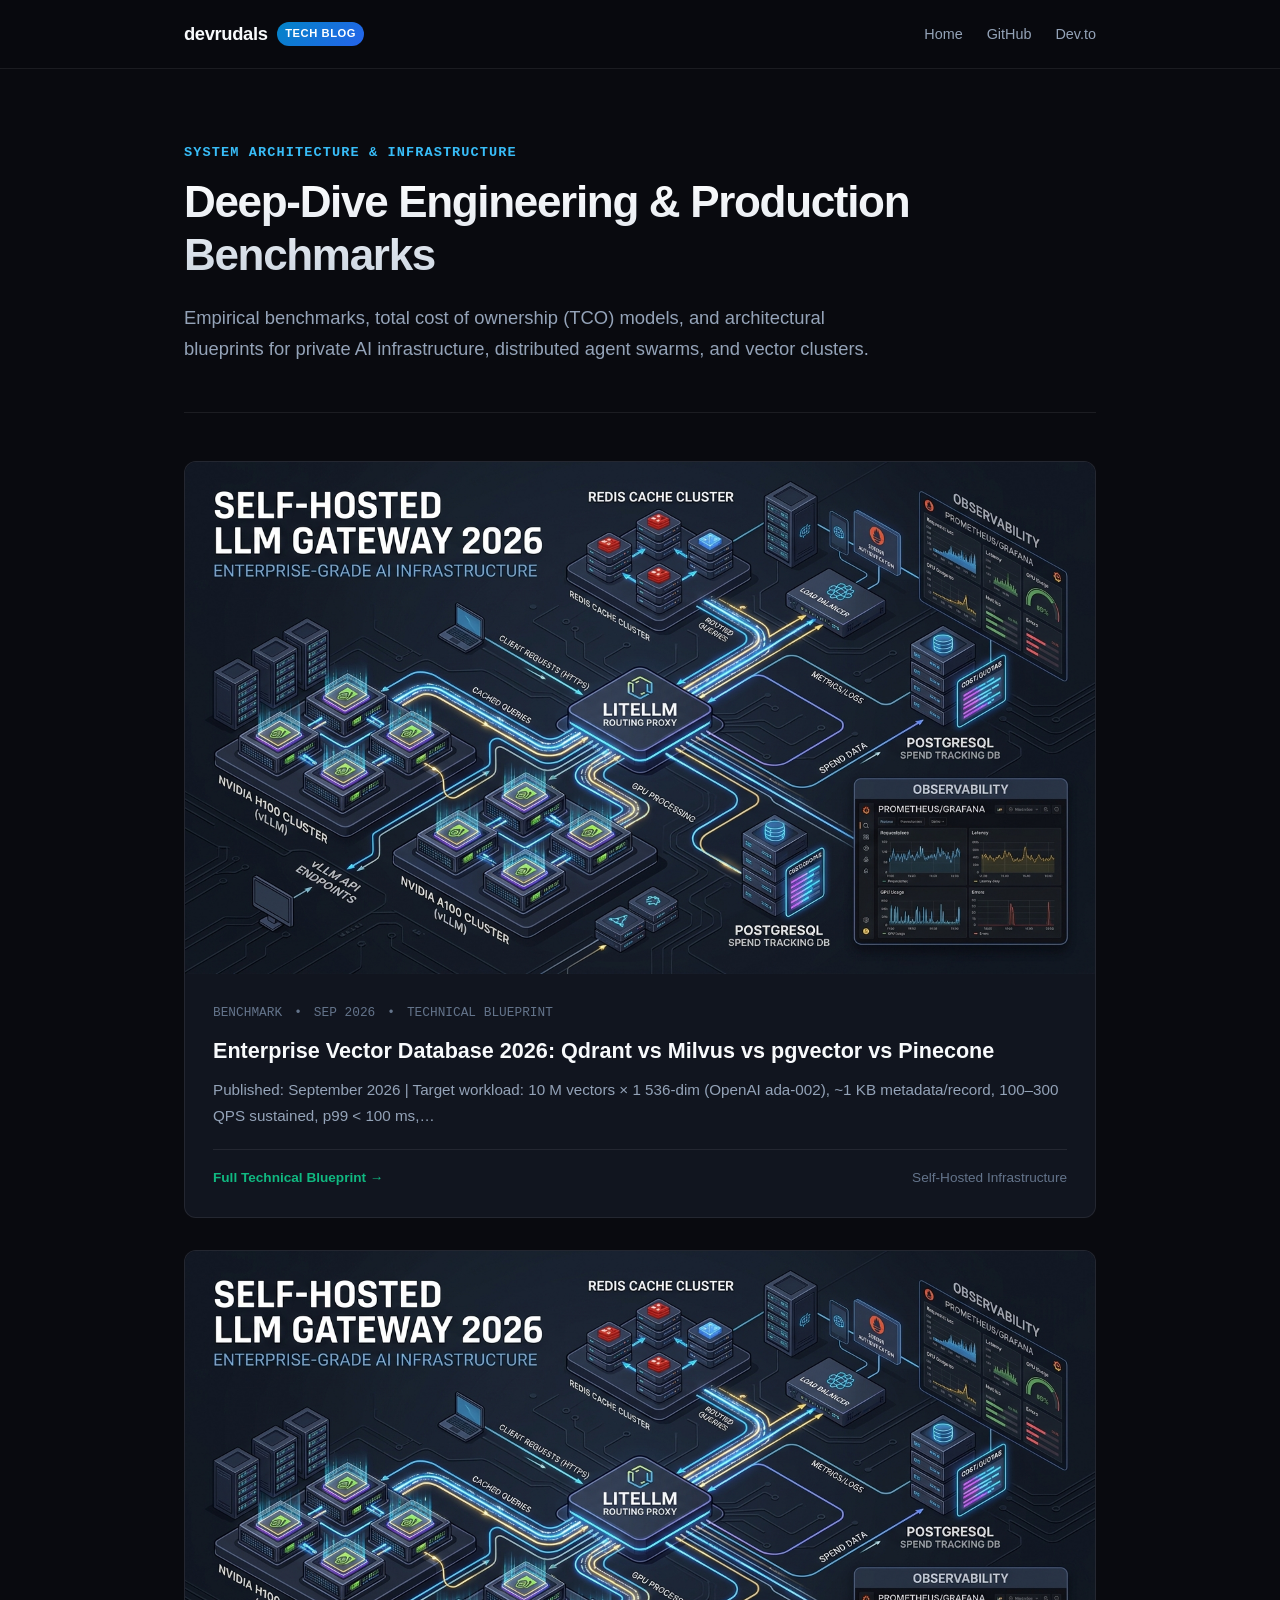
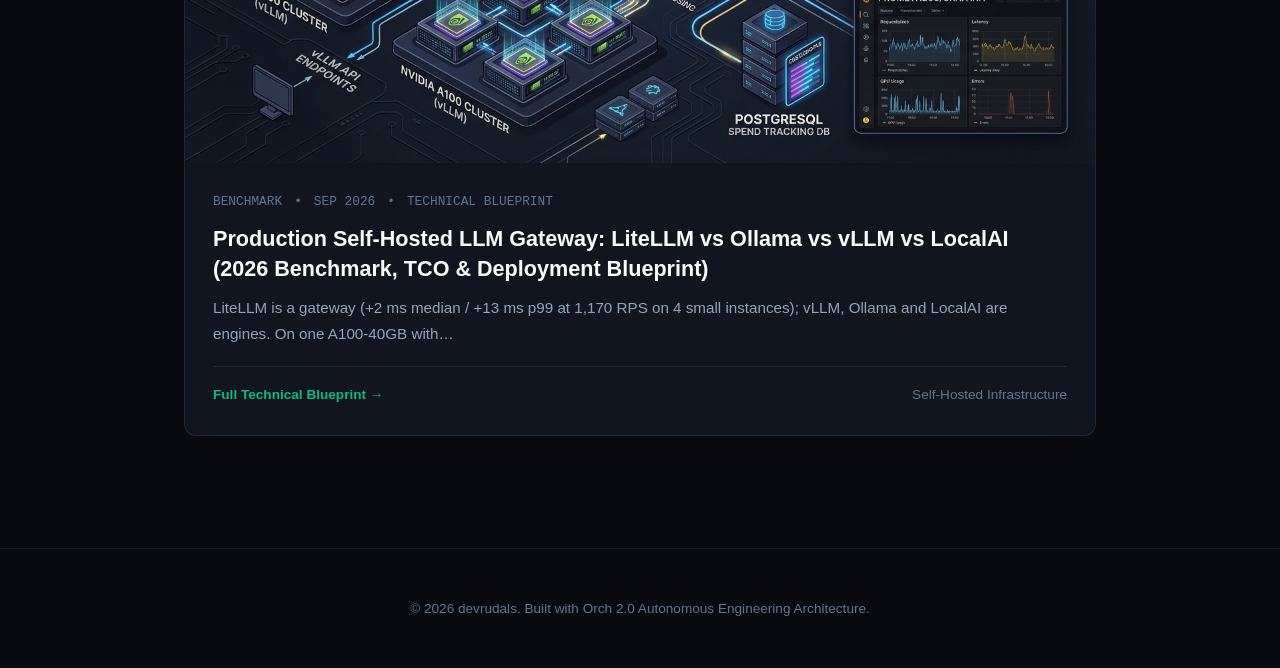
<file: index.html>
<!DOCTYPE html>
<html lang="en">
<head>
  <meta charset="UTF-8">
  <meta name="viewport" content="width=device-width, initial-scale=1.0">
  <title>devrudals | Engineering Blog & Technical Research</title>
  <meta name="description" content="Production AI Infrastructure, Distributed Systems, and Hardware Benchmarks.">
  <script async src="https://pagead2.googlesyndication.com/pagead/js/adsbygoogle.js?client=ca-pub-1950465629454279" crossorigin="anonymous"></script>
  <script data-goatcounter="https://devrudals.goatcounter.com/count" async src="//gc.zgo.at/count.js"></script>
  <link rel="stylesheet" href="assets/css/style.css">
  <link rel="icon" href="data:image/svg+xml,<svg xmlns=%22http://www.w3.org/2000/svg%22 viewBox=%220 0 100 100%22><text y=%22.9em%22 font-size=%2290%22>⚡</text></svg>">
</head>
<body>
  <header class="site-header">
    <div class="container header-inner">
      <a href="/" class="brand">
        devrudals <span class="brand-badge">Tech Blog</span>
      </a>
      <nav class="site-nav">
        <a href="/">Home</a>
        <a href="https://github.com/devrudals" target="_blank">GitHub</a>
        <a href="https://dev.to/devrudals" target="_blank">Dev.to</a>
      </nav>
    </div>
  </header>

  <main class="container">
    <section class="hero">
      <div class="hero-tag">System Architecture & Infrastructure</div>
      <h1>Deep-Dive Engineering & Production Benchmarks</h1>
      <p class="lead">Empirical benchmarks, total cost of ownership (TCO) models, and architectural blueprints for private AI infrastructure, distributed agent swarms, and vector clusters.</p>
    </section>

    <section class="posts-grid">

      <div class="post-card">
        <img src="assets/images/llm-gateway-banner-2026.jpg" alt="Enterprise Vector Database 2026: Qdrant vs Milvus vs pgvector vs Pinecone" class="post-card-img" />
        <div class="post-card-body">
          <div class="post-card-meta">
            <span>BENCHMARK</span>
            <span>•</span>
            <span>SEP 2026</span>
            <span>•</span>
            <span>TECHNICAL BLUEPRINT</span>
          </div>
          <h2 class="post-card-title">
            <a href="posts/vector-db-2026-enterprise-guide/">Enterprise Vector Database 2026: Qdrant vs Milvus vs pgvector vs Pinecone</a>
          </h2>
          <p class="post-card-excerpt">
            Published: September 2026 | Target workload: 10 M vectors × 1 536-dim (OpenAI ada-002), ~1 KB metadata/record, 100–300 QPS sustained, p99 < 100 ms,…
          </p>
          <div class="post-card-footer">
            <span style="color: var(--accent-emerald); font-weight: 600;">Full Technical Blueprint →</span>
            <span style="color: var(--text-muted);">Self-Hosted Infrastructure</span>
          </div>
        </div>
      </div>

      <div class="post-card">
        <img src="assets/images/llm-gateway-banner-2026.jpg" alt="Production Self-Hosted LLM Gateway: LiteLLM vs Ollama vs vLLM vs LocalAI (2026 Benchmark, TCO & Deployment Blueprint)" class="post-card-img" />
        <div class="post-card-body">
          <div class="post-card-meta">
            <span>BENCHMARK</span>
            <span>•</span>
            <span>SEP 2026</span>
            <span>•</span>
            <span>TECHNICAL BLUEPRINT</span>
          </div>
          <h2 class="post-card-title">
            <a href="posts/self-hosted-llm-gateway-2026/">Production Self-Hosted LLM Gateway: LiteLLM vs Ollama vs vLLM vs LocalAI (2026 Benchmark, TCO & Deployment Blueprint)</a>
          </h2>
          <p class="post-card-excerpt">
            LiteLLM is a gateway (+2 ms median / +13 ms p99 at 1,170 RPS on 4 small instances); vLLM, Ollama and LocalAI are engines. On one A100-40GB with…
          </p>
          <div class="post-card-footer">
            <span style="color: var(--accent-emerald); font-weight: 600;">Full Technical Blueprint →</span>
            <span style="color: var(--text-muted);">Self-Hosted Infrastructure</span>
          </div>
        </div>
      </div>
    </section>
  </main>

  <footer class="site-footer">
    <div class="container">
      <p>© 2026 devrudals. Built with Orch 2.0 Autonomous Engineering Architecture.</p>
    </div>
  </footer>
</body>
</html>
</file>
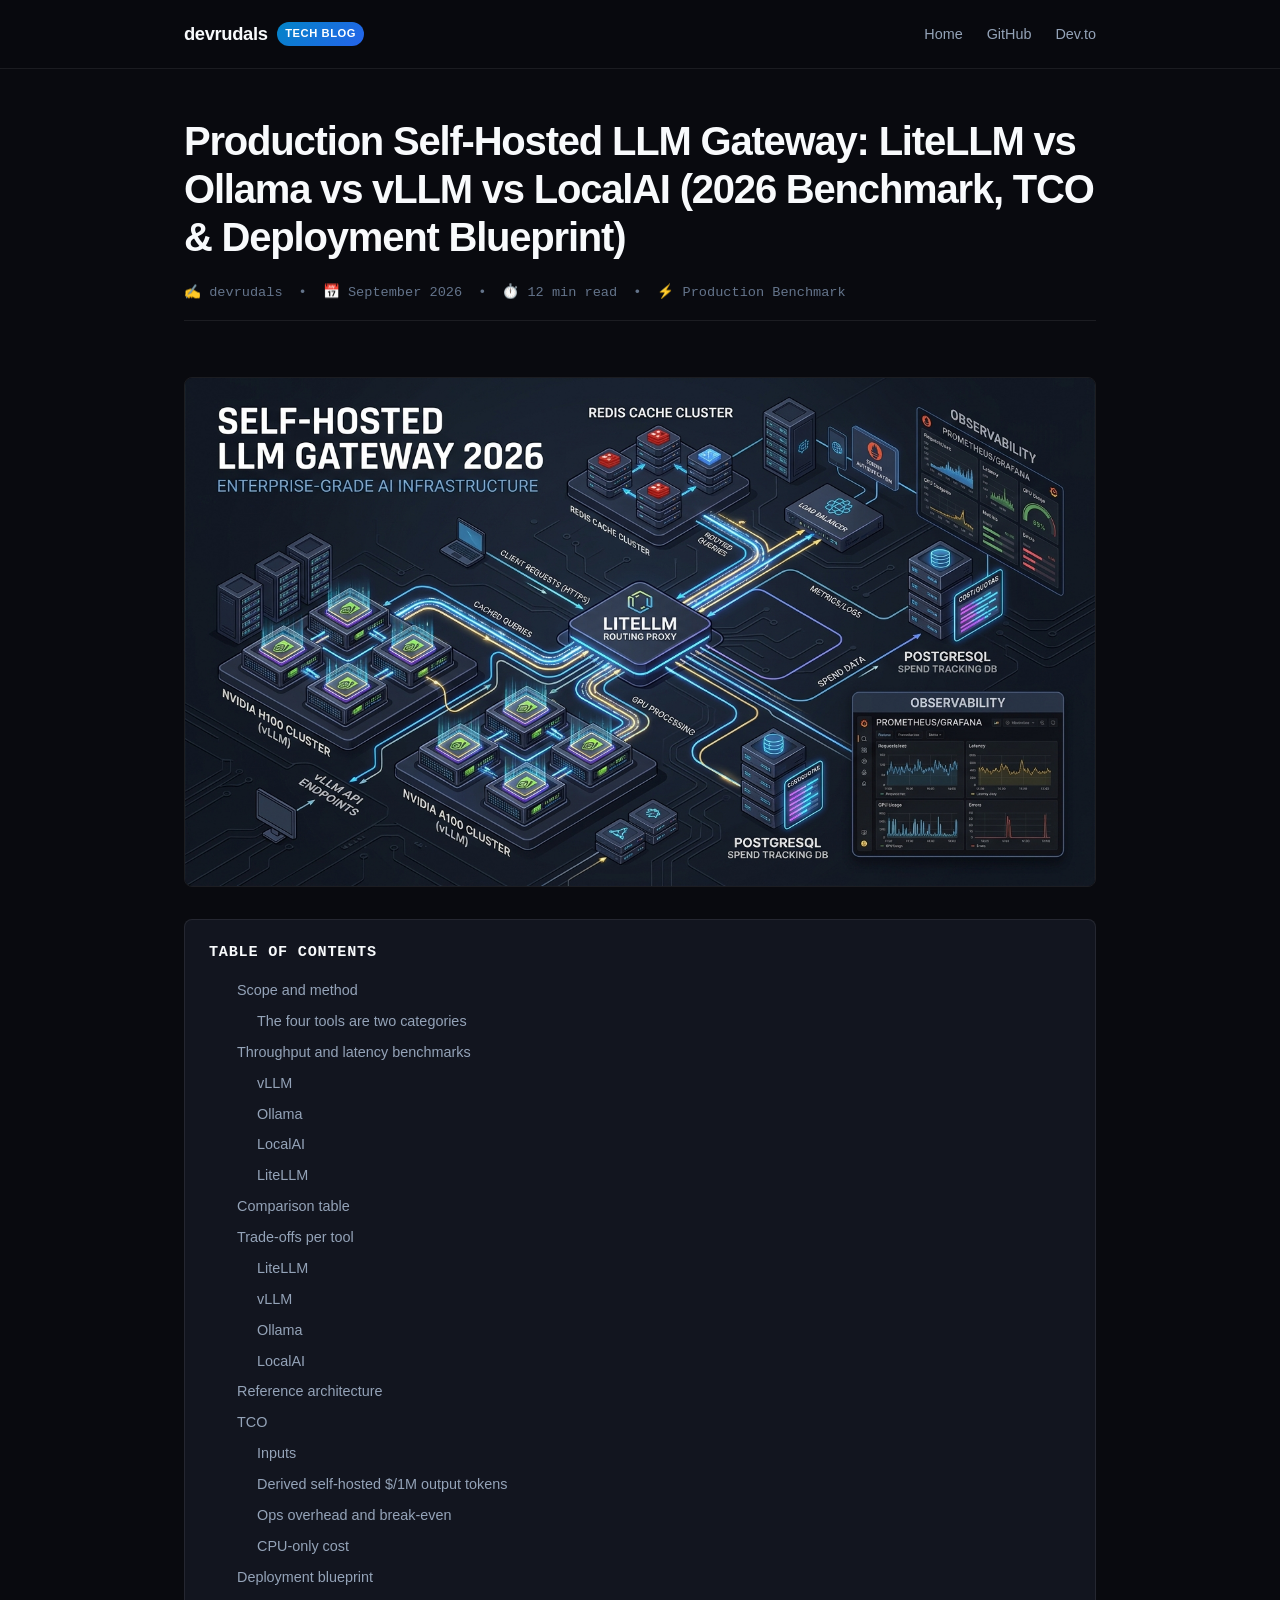
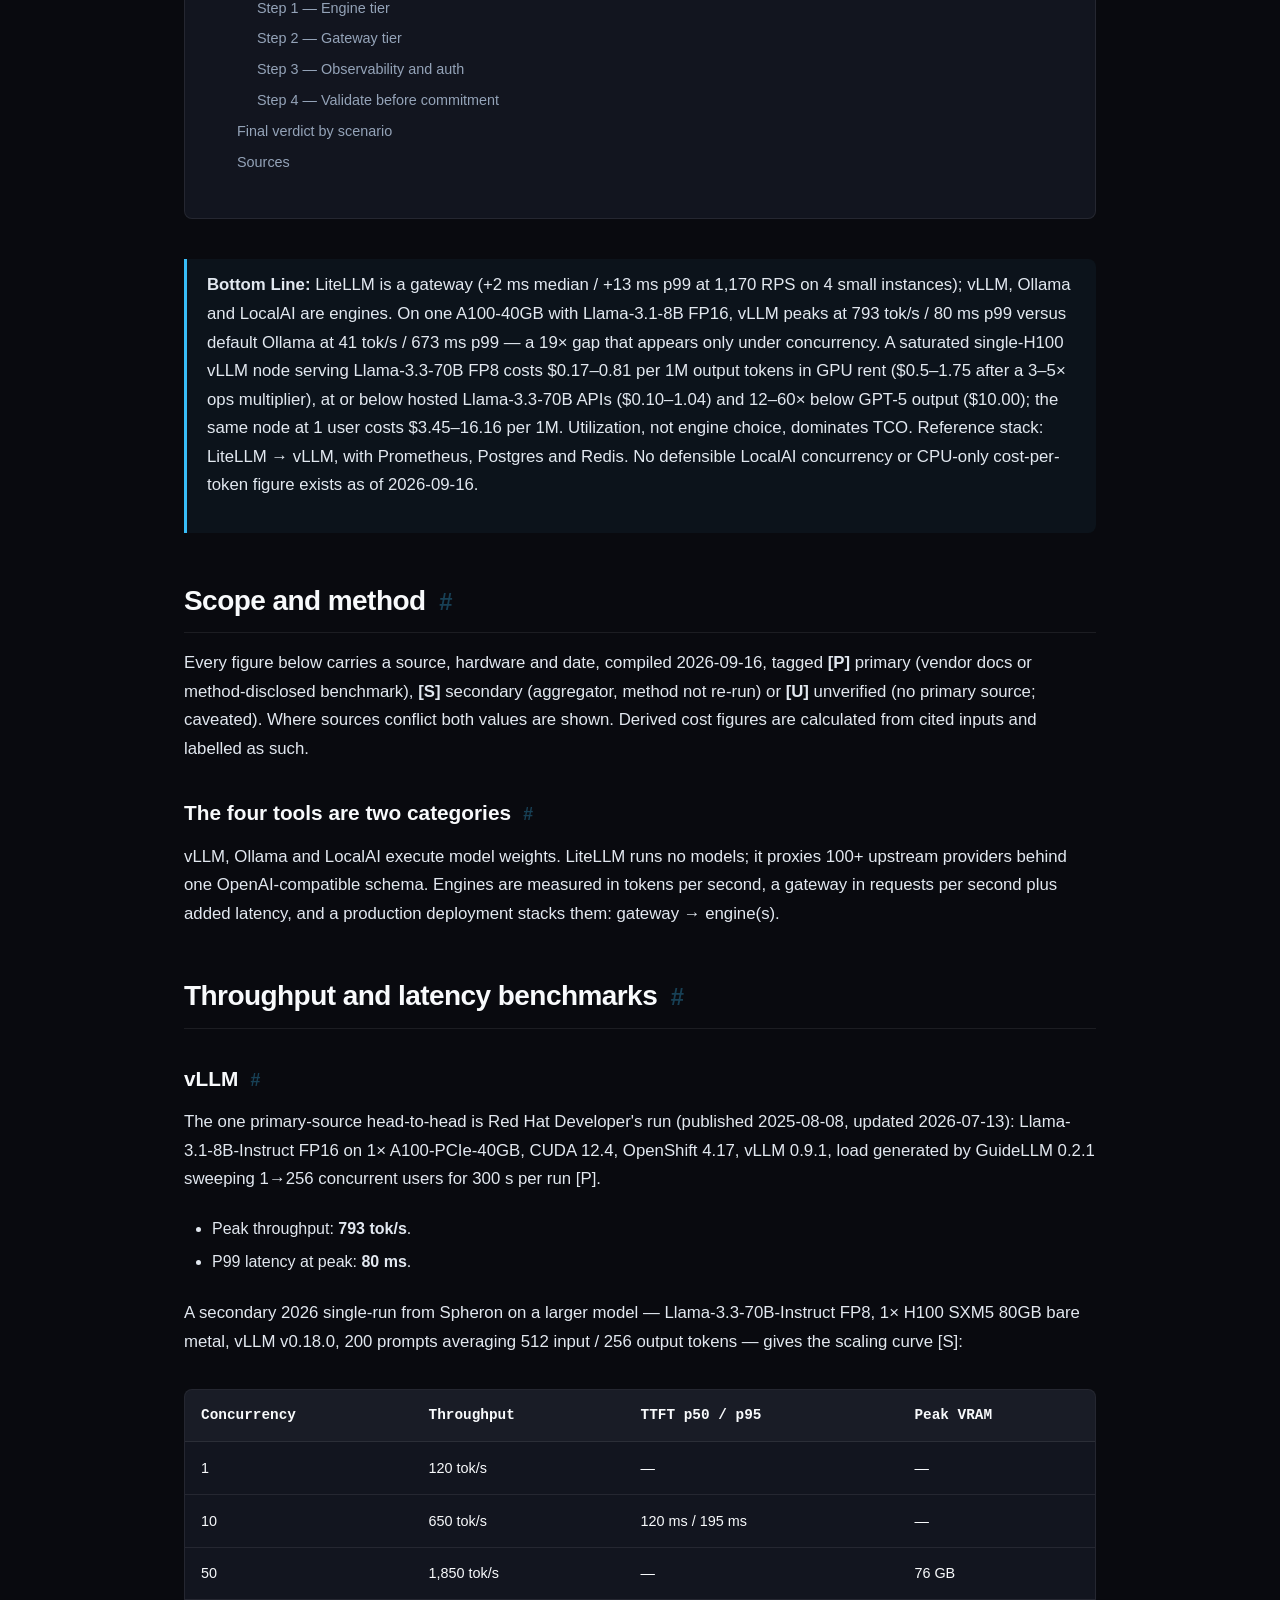
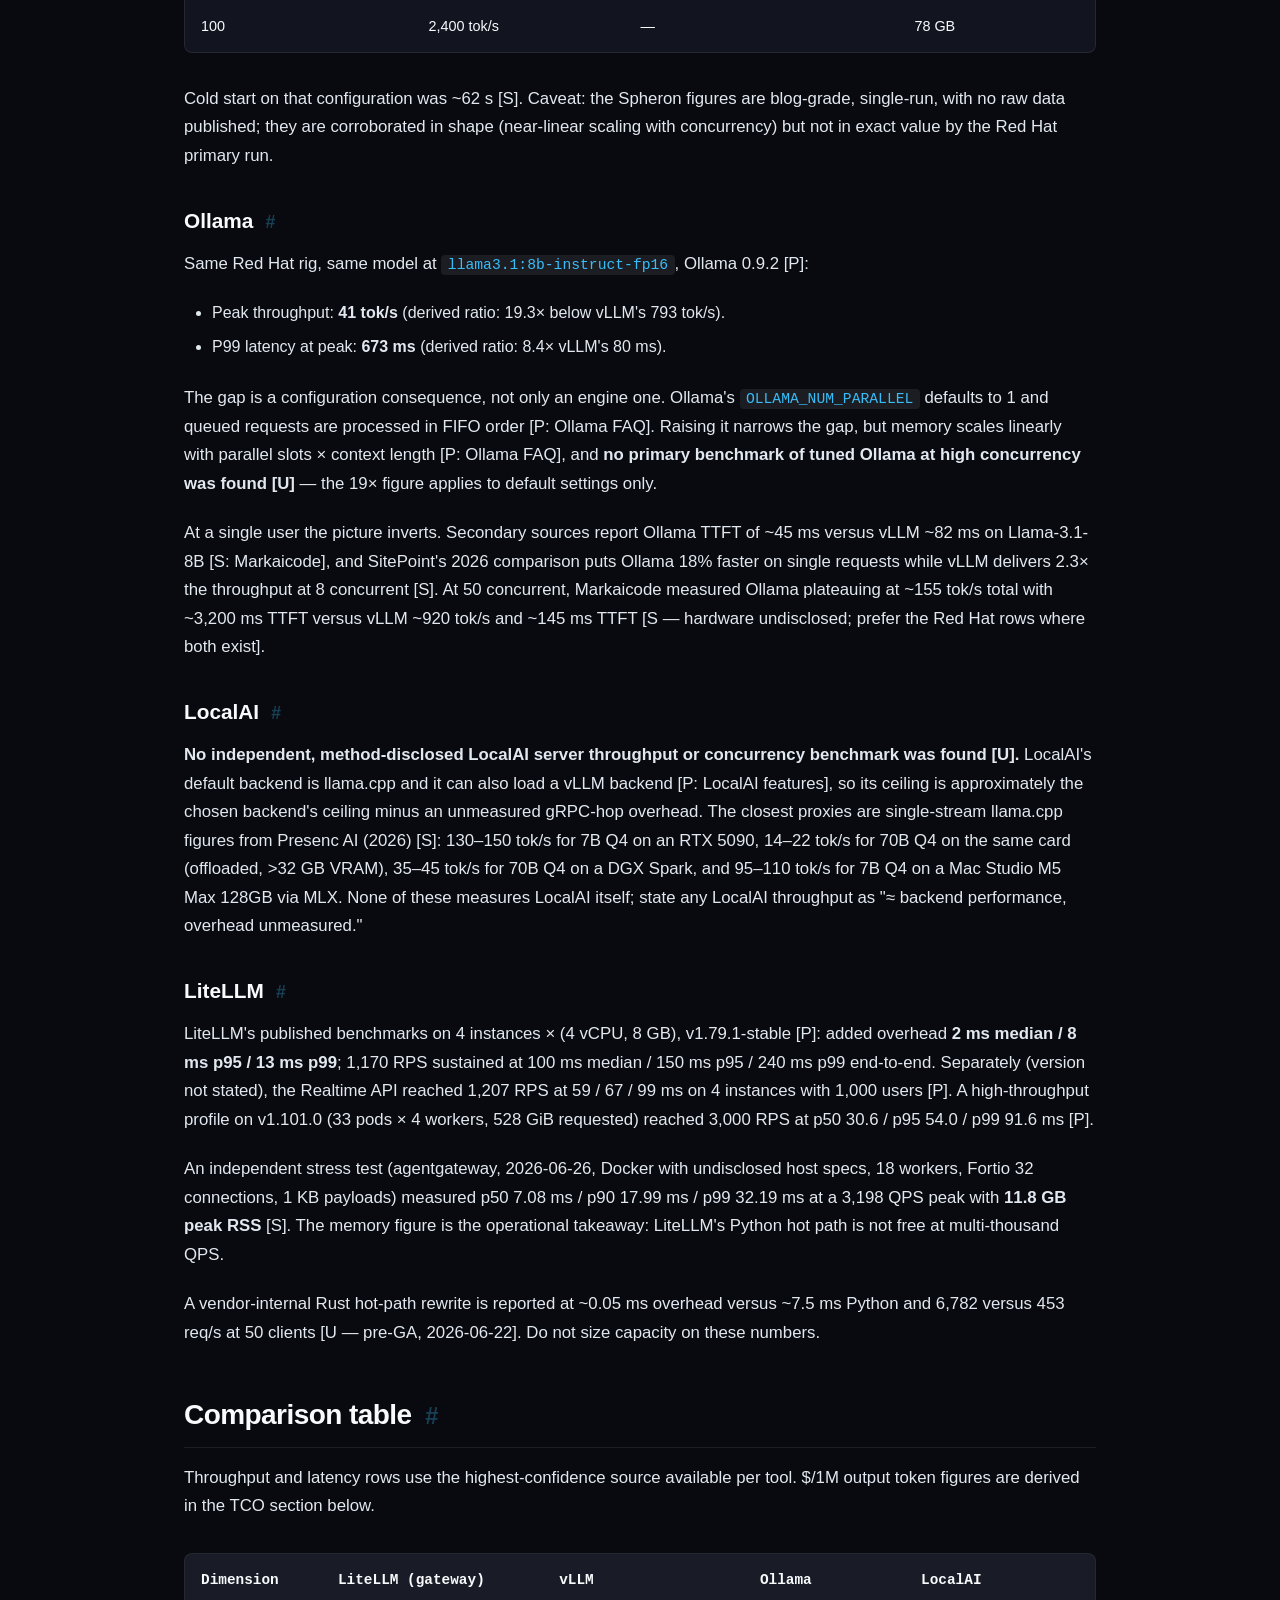
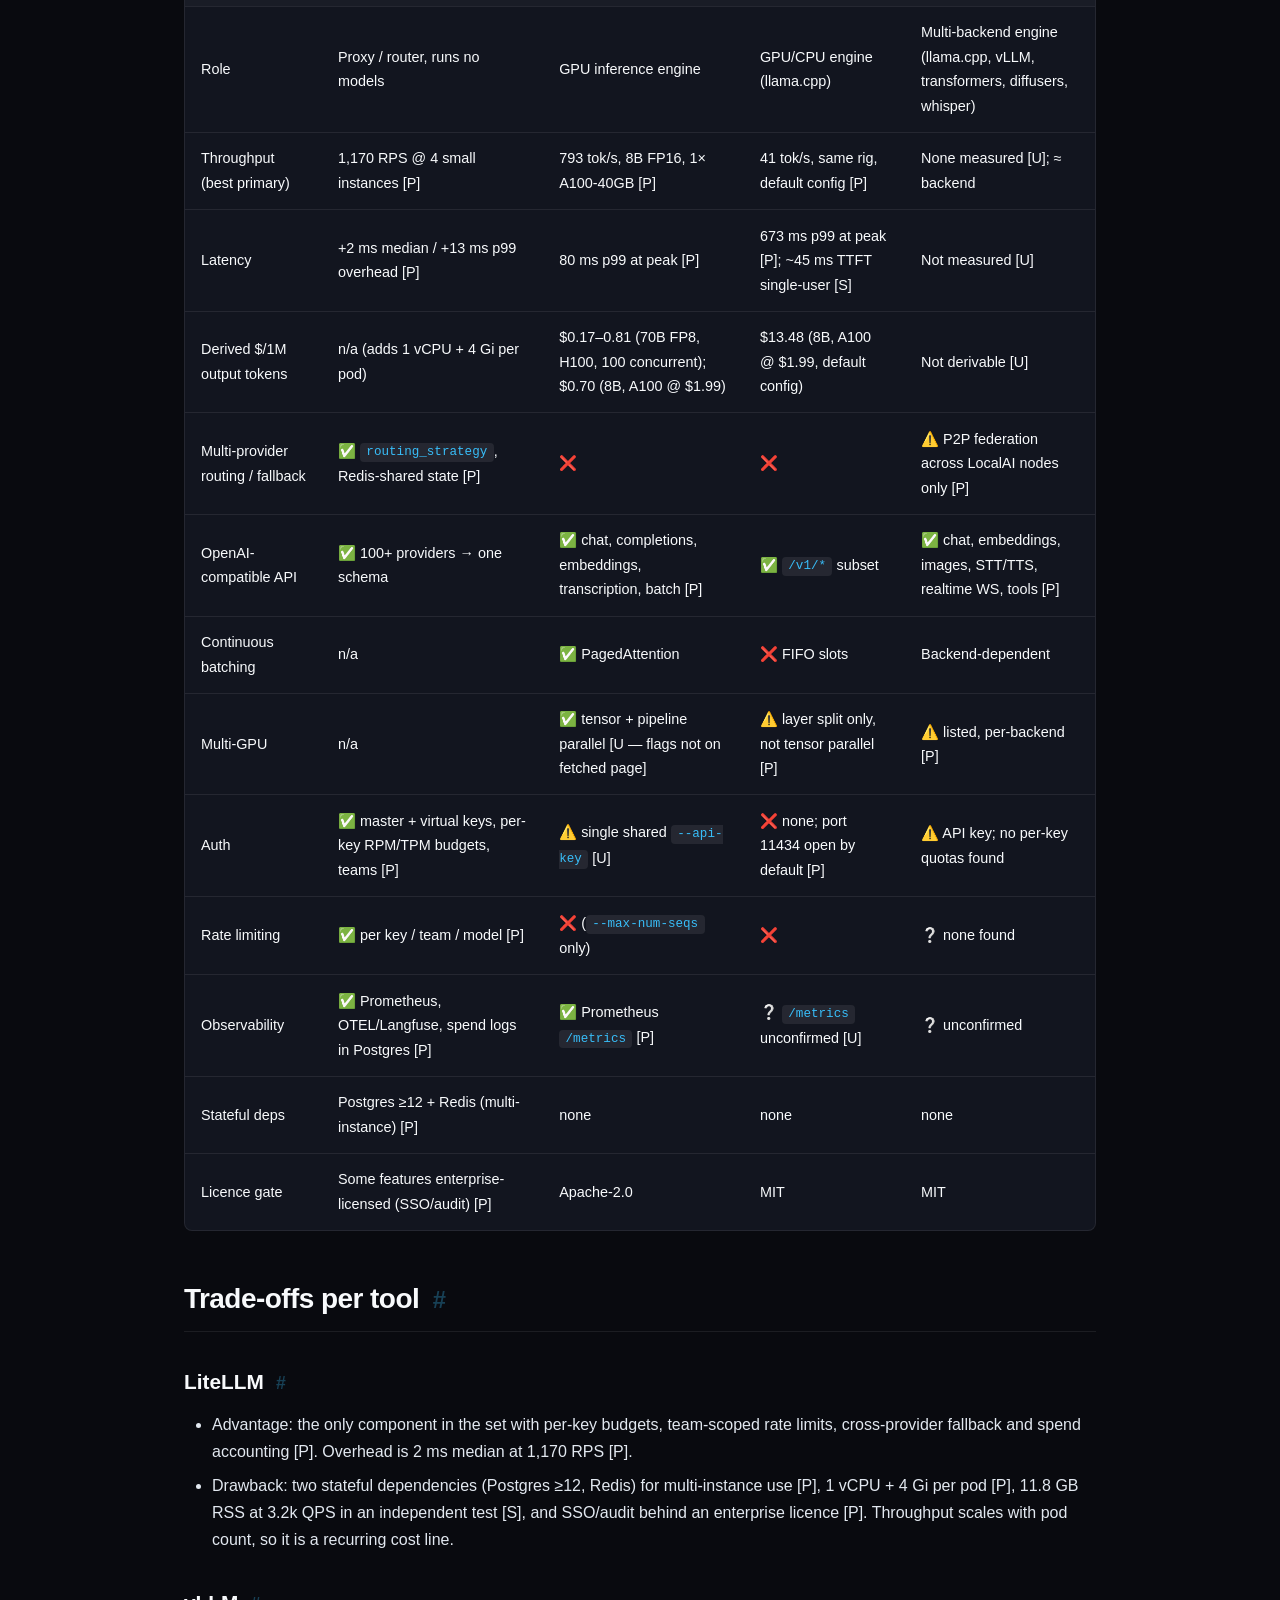
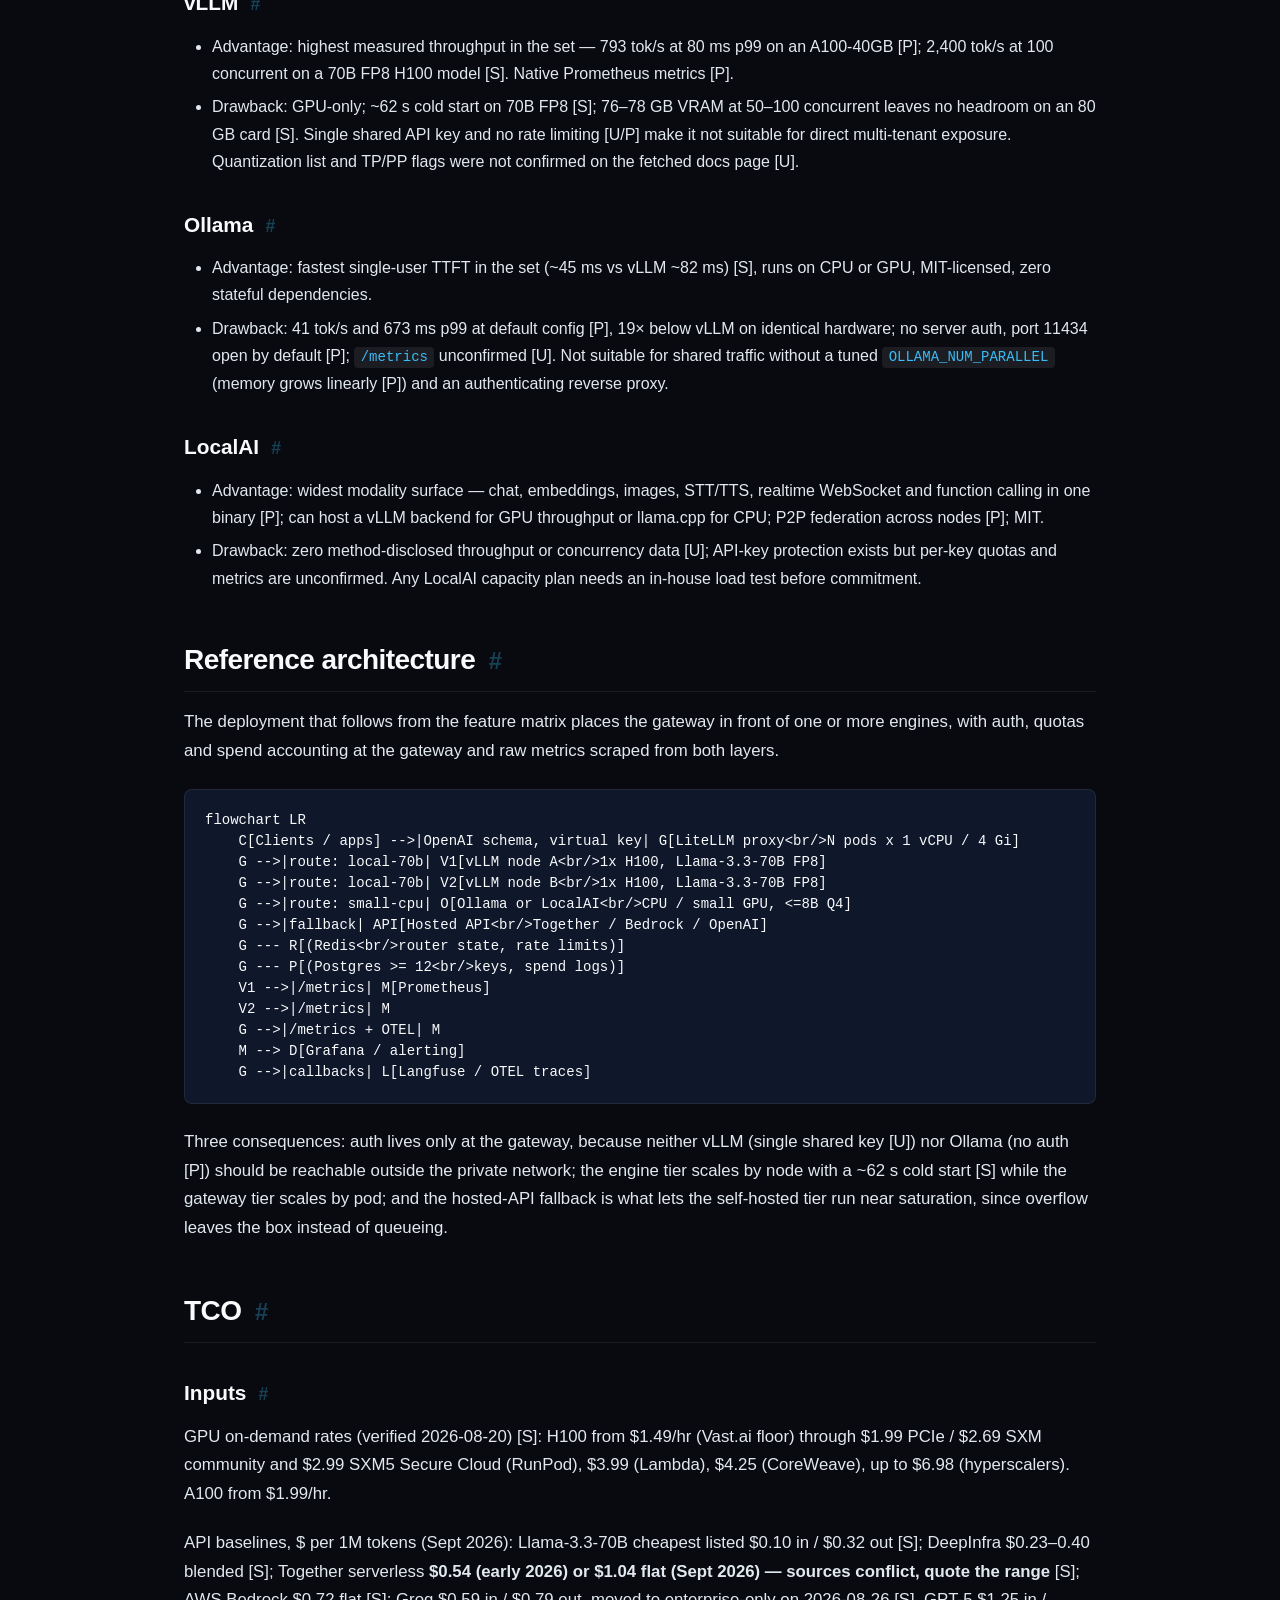
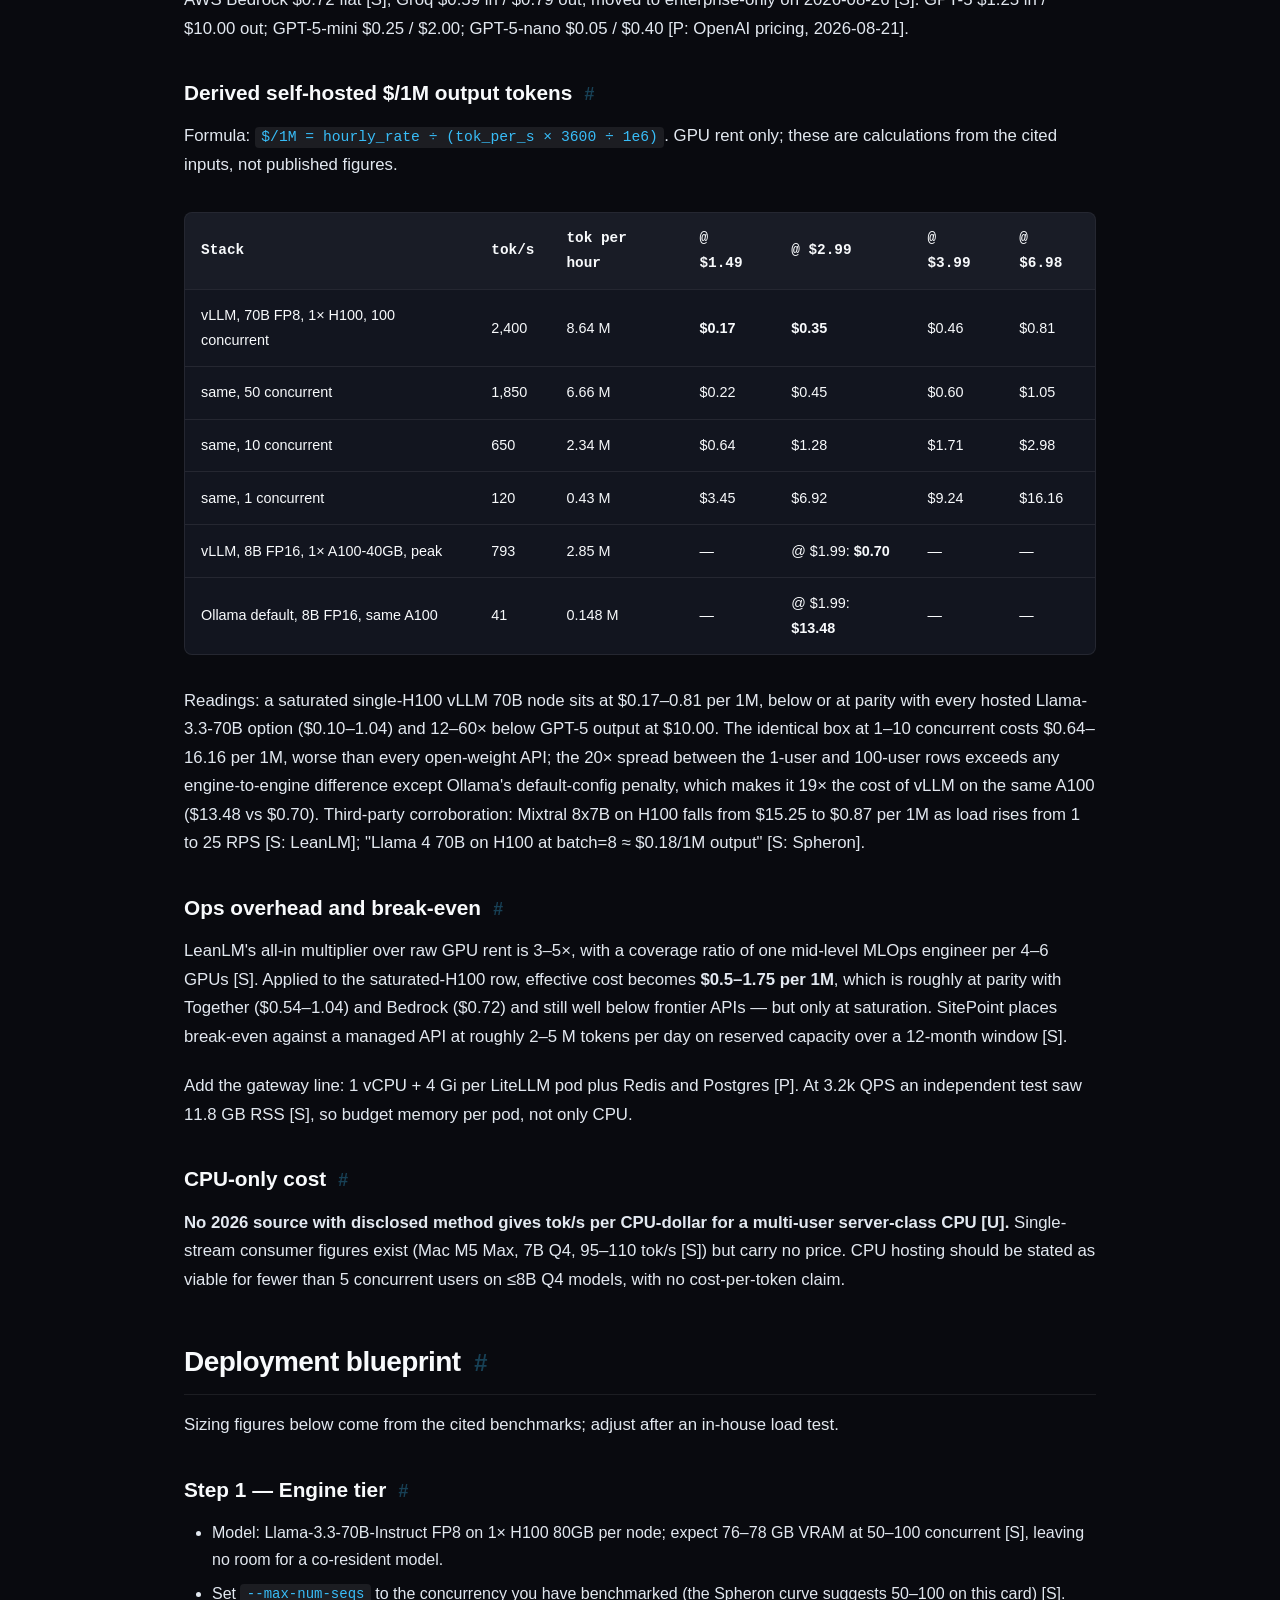
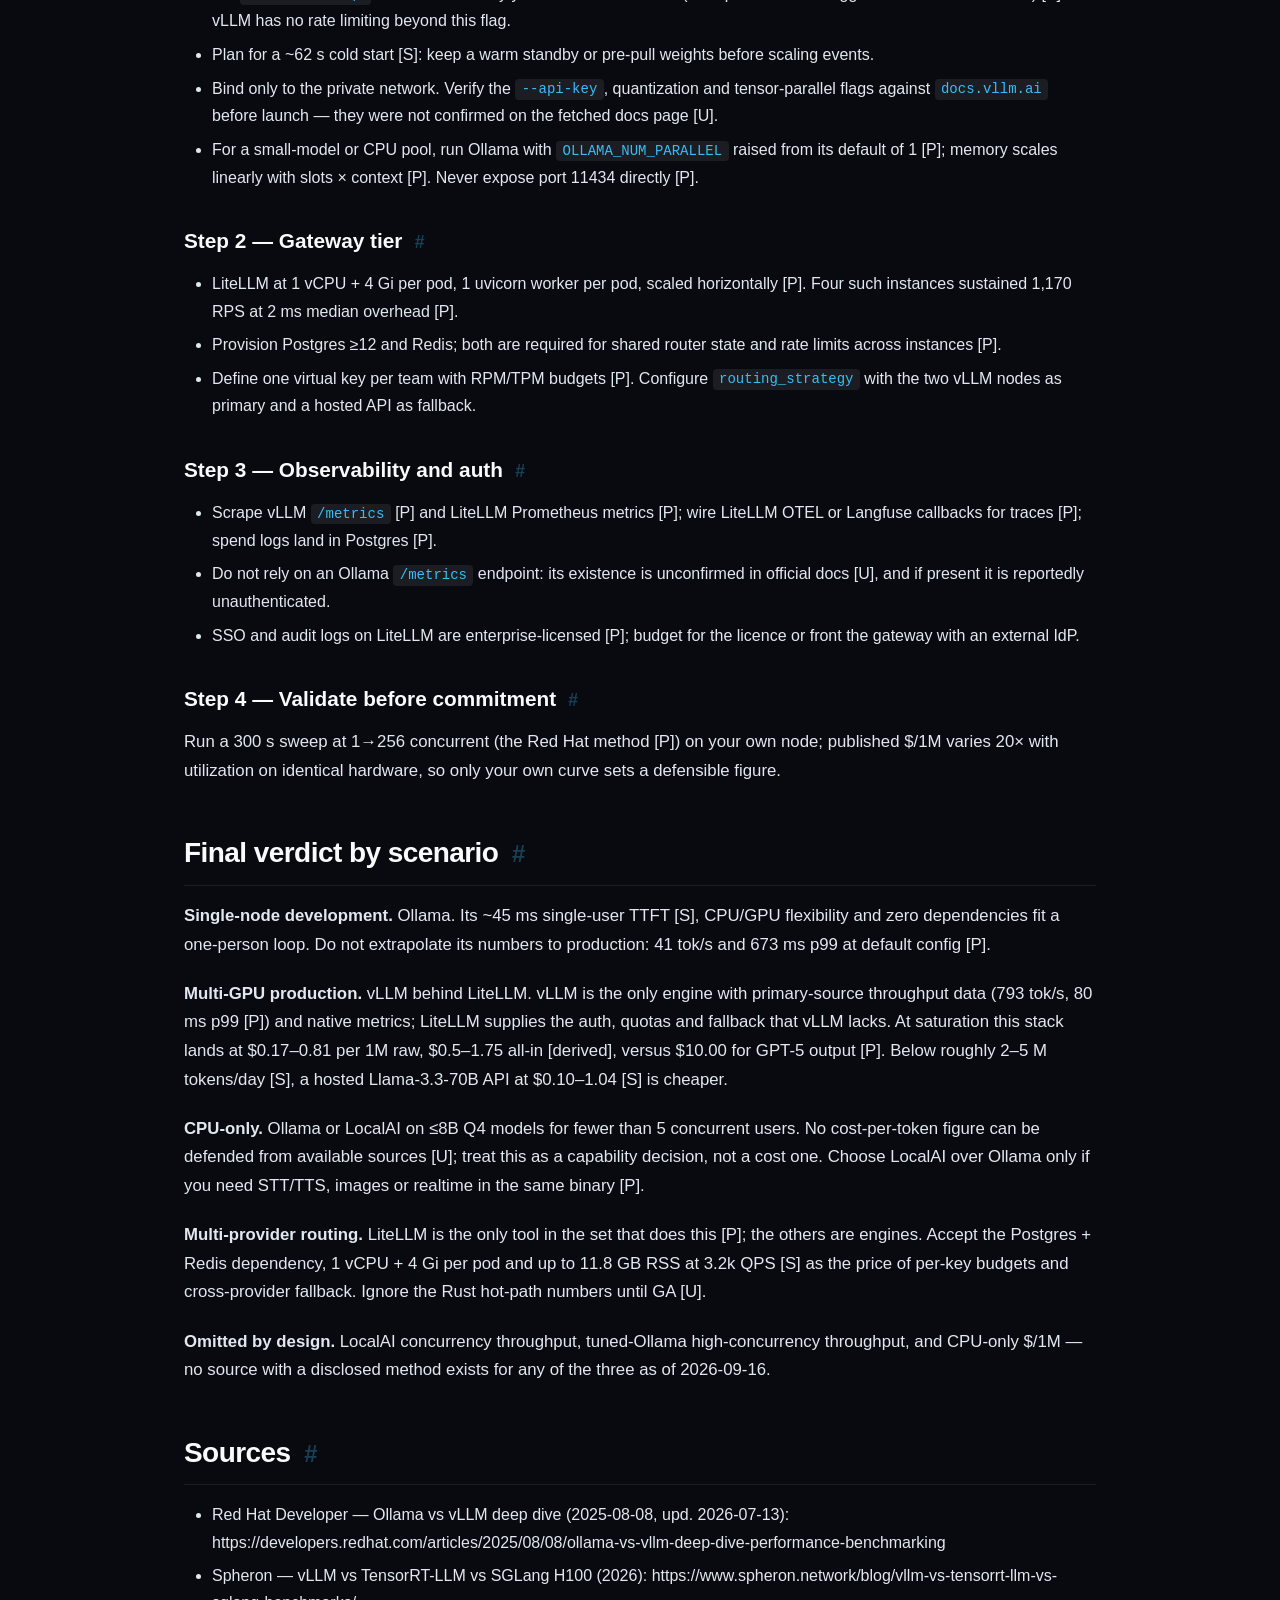
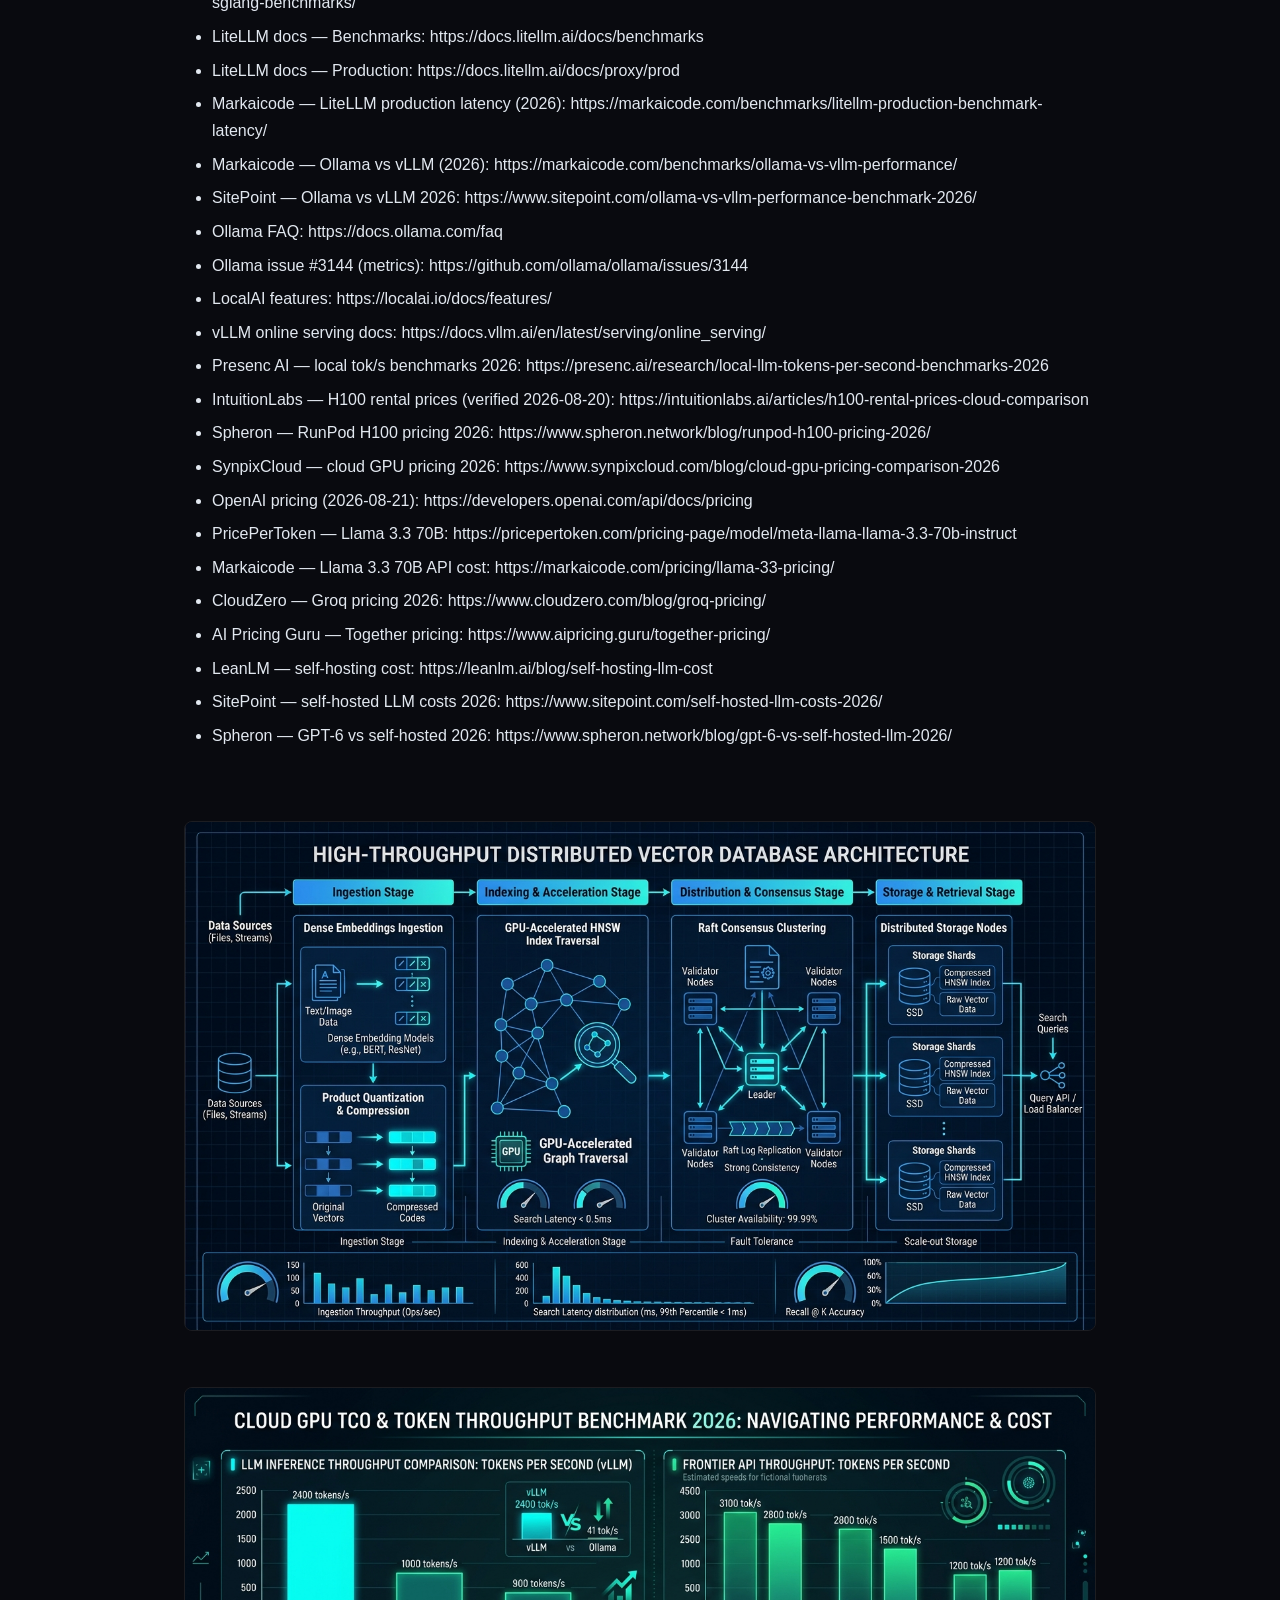
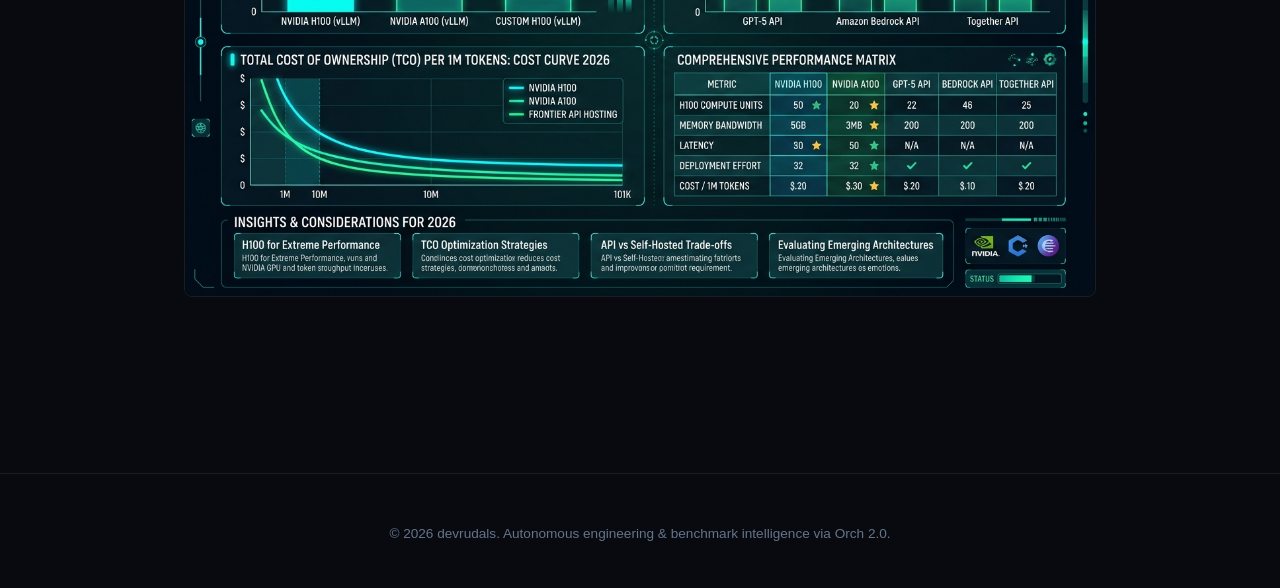
<file: posts/self-hosted-llm-gateway-2026/index.html>
<!DOCTYPE html>
<html lang="en">
<head>
  <meta charset="UTF-8">
  <meta name="viewport" content="width=device-width, initial-scale=1.0">
  <title>Production Self-Hosted LLM Gateway: LiteLLM vs Ollama vs vLLM vs LocalAI (2026 Benchmark, TCO & Deployment Blueprint) | devrudals</title>
  <meta name="description" content="LiteLLM is a gateway (+2 ms median / +13 ms p99 at 1,170 RPS on 4 small instances); vLLM, Ollama and LocalAI are engines. On one A100-40GB with…">
  <script async src="https://pagead2.googlesyndication.com/pagead/js/adsbygoogle.js?client=ca-pub-1950465629454279" crossorigin="anonymous"></script>
  <script data-goatcounter="https://devrudals.goatcounter.com/count" async src="//gc.zgo.at/count.js"></script>
  <link rel="stylesheet" href="../../assets/css/style.css">
  <link rel="icon" href="data:image/svg+xml,<svg xmlns=%22http://www.w3.org/2000/svg%22 viewBox=%220 0 100 100%22><text y=%22.9em%22 font-size=%2290%22>⚡</text></svg>">
</head>
<body>
  <header class="site-header">
    <div class="container header-inner">
      <a href="/" class="brand">
        devrudals <span class="brand-badge">Tech Blog</span>
      </a>
      <nav class="site-nav">
        <a href="/">Home</a>
        <a href="https://github.com/devrudals" target="_blank">GitHub</a>
        <a href="https://dev.to/devrudals" target="_blank">Dev.to</a>
      </nav>
    </div>
  </header>

  <main class="container">
    <article class="post-detail">
      <h1>Production Self-Hosted LLM Gateway: LiteLLM vs Ollama vs vLLM vs LocalAI (2026 Benchmark, TCO & Deployment Blueprint)</h1>
      <div class="post-meta-bar">
        <span>✍️ devrudals</span>
        <span>•</span>
        <span>📅 September 2026</span>
        <span>•</span>
        <span>⏱️ 12 min read</span>
        <span>•</span>
        <span>⚡ Production Benchmark</span>
      </div>

      <img src="../../assets/images/llm-gateway-banner-2026.jpg" alt="Self-Hosted LLM Gateway 2026 Banner" class="article-banner" />

      <nav class="toc-nav" aria-label="Table of Contents">
  <div class="toc-title">Table of Contents</div>
  <ul class="toc-list">
    <li class="toc-item"><a href="#scope-and-method">Scope and method</a></li>
    <li class="toc-item toc-sub"><a href="#the-four-tools-are-two-categories">The four tools are two categories</a></li>
    <li class="toc-item"><a href="#throughput-and-latency-benchmarks">Throughput and latency benchmarks</a></li>
    <li class="toc-item toc-sub"><a href="#vllm">vLLM</a></li>
    <li class="toc-item toc-sub"><a href="#ollama">Ollama</a></li>
    <li class="toc-item toc-sub"><a href="#localai">LocalAI</a></li>
    <li class="toc-item toc-sub"><a href="#litellm">LiteLLM</a></li>
    <li class="toc-item"><a href="#comparison-table">Comparison table</a></li>
    <li class="toc-item"><a href="#trade-offs-per-tool">Trade-offs per tool</a></li>
    <li class="toc-item toc-sub"><a href="#litellm">LiteLLM</a></li>
    <li class="toc-item toc-sub"><a href="#vllm">vLLM</a></li>
    <li class="toc-item toc-sub"><a href="#ollama">Ollama</a></li>
    <li class="toc-item toc-sub"><a href="#localai">LocalAI</a></li>
    <li class="toc-item"><a href="#reference-architecture">Reference architecture</a></li>
    <li class="toc-item"><a href="#tco">TCO</a></li>
    <li class="toc-item toc-sub"><a href="#inputs">Inputs</a></li>
    <li class="toc-item toc-sub"><a href="#derived-self-hosted-1m-output-tokens">Derived self-hosted $/1M output tokens</a></li>
    <li class="toc-item toc-sub"><a href="#ops-overhead-and-break-even">Ops overhead and break-even</a></li>
    <li class="toc-item toc-sub"><a href="#cpu-only-cost">CPU-only cost</a></li>
    <li class="toc-item"><a href="#deployment-blueprint">Deployment blueprint</a></li>
    <li class="toc-item toc-sub"><a href="#step-1-engine-tier">Step 1 — Engine tier</a></li>
    <li class="toc-item toc-sub"><a href="#step-2-gateway-tier">Step 2 — Gateway tier</a></li>
    <li class="toc-item toc-sub"><a href="#step-3-observability-and-auth">Step 3 — Observability and auth</a></li>
    <li class="toc-item toc-sub"><a href="#step-4-validate-before-commitment">Step 4 — Validate before commitment</a></li>
    <li class="toc-item"><a href="#final-verdict-by-scenario">Final verdict by scenario</a></li>
    <li class="toc-item"><a href="#sources">Sources</a></li>
  </ul>
</nav>

      <div class="post-content">
        <blockquote>
  <p><strong>Bottom Line:</strong> LiteLLM is a gateway (+2 ms median / +13 ms p99 at 1,170 RPS on 4 small instances); vLLM, Ollama and LocalAI are engines. On one A100-40GB with Llama-3.1-8B FP16, vLLM peaks at 793 tok/s / 80 ms p99 versus default Ollama at 41 tok/s / 673 ms p99 — a 19× gap that appears only under concurrency. A saturated single-H100 vLLM node serving Llama-3.3-70B FP8 costs $0.17–0.81 per 1M output tokens in GPU rent ($0.5–1.75 after a 3–5× ops multiplier), at or below hosted Llama-3.3-70B APIs ($0.10–1.04) and 12–60× below GPT-5 output ($10.00); the same node at 1 user costs $3.45–16.16 per 1M. Utilization, not engine choice, dominates TCO. Reference stack: LiteLLM → vLLM, with Prometheus, Postgres and Redis. No defensible LocalAI concurrency or CPU-only cost-per-token figure exists as of 2026-09-16.</p>
</blockquote>
<h2 id="scope-and-method">Scope and method <a href="#scope-and-method" class="anchor-link" aria-hidden="true">#</a></h2>
<p>Every figure below carries a source, hardware and date, compiled 2026-09-16, tagged <strong>[P]</strong> primary (vendor docs or method-disclosed benchmark), <strong>[S]</strong> secondary (aggregator, method not re-run) or <strong>[U]</strong> unverified (no primary source; caveated). Where sources conflict both values are shown. Derived cost figures are calculated from cited inputs and labelled as such.</p>
<h3 id="the-four-tools-are-two-categories">The four tools are two categories <a href="#the-four-tools-are-two-categories" class="anchor-link" aria-hidden="true">#</a></h3>
<p>vLLM, Ollama and LocalAI execute model weights. LiteLLM runs no models; it proxies 100+ upstream providers behind one OpenAI-compatible schema. Engines are measured in tokens per second, a gateway in requests per second plus added latency, and a production deployment stacks them: gateway → engine(s).</p>
<h2 id="throughput-and-latency-benchmarks">Throughput and latency benchmarks <a href="#throughput-and-latency-benchmarks" class="anchor-link" aria-hidden="true">#</a></h2>
<h3 id="vllm">vLLM <a href="#vllm" class="anchor-link" aria-hidden="true">#</a></h3>
<p>The one primary-source head-to-head is Red Hat Developer's run (published 2025-08-08, updated 2026-07-13): Llama-3.1-8B-Instruct FP16 on 1× A100-PCIe-40GB, CUDA 12.4, OpenShift 4.17, vLLM 0.9.1, load generated by GuideLLM 0.2.1 sweeping 1→256 concurrent users for 300 s per run [P].</p>
<ul>
  <li>Peak throughput: <strong>793 tok/s</strong>.</li>
  <li>P99 latency at peak: <strong>80 ms</strong>.</li>
</ul>
<p>A secondary 2026 single-run from Spheron on a larger model — Llama-3.3-70B-Instruct FP8, 1× H100 SXM5 80GB bare metal, vLLM v0.18.0, 200 prompts averaging 512 input / 256 output tokens — gives the scaling curve [S]:</p>
<div class="table-container">
  <table>
    <thead>
      <tr>
        <th>Concurrency</th>
        <th>Throughput</th>
        <th>TTFT p50 / p95</th>
        <th>Peak VRAM</th>
      </tr>
    </thead>
    <tbody>
      <tr>
        <td>1</td>
        <td>120 tok/s</td>
        <td>—</td>
        <td>—</td>
      </tr>
      <tr>
        <td>10</td>
        <td>650 tok/s</td>
        <td>120 ms / 195 ms</td>
        <td>—</td>
      </tr>
      <tr>
        <td>50</td>
        <td>1,850 tok/s</td>
        <td>—</td>
        <td>76 GB</td>
      </tr>
      <tr>
        <td>100</td>
        <td>2,400 tok/s</td>
        <td>—</td>
        <td>78 GB</td>
      </tr>
    </tbody>
  </table>
</div>
<p>Cold start on that configuration was ~62 s [S]. Caveat: the Spheron figures are blog-grade, single-run, with no raw data published; they are corroborated in shape (near-linear scaling with concurrency) but not in exact value by the Red Hat primary run.</p>
<h3 id="ollama">Ollama <a href="#ollama" class="anchor-link" aria-hidden="true">#</a></h3>
<p>Same Red Hat rig, same model at <code class="inline-code">llama3.1:8b-instruct-fp16</code>, Ollama 0.9.2 [P]:</p>
<ul>
  <li>Peak throughput: <strong>41 tok/s</strong> (derived ratio: 19.3× below vLLM's 793 tok/s).</li>
  <li>P99 latency at peak: <strong>673 ms</strong> (derived ratio: 8.4× vLLM's 80 ms).</li>
</ul>
<p>The gap is a configuration consequence, not only an engine one. Ollama's <code class="inline-code">OLLAMA_NUM_PARALLEL</code> defaults to 1 and queued requests are processed in FIFO order [P: Ollama FAQ]. Raising it narrows the gap, but memory scales linearly with parallel slots × context length [P: Ollama FAQ], and <strong>no primary benchmark of tuned Ollama at high concurrency was found [U]</strong> — the 19× figure applies to default settings only.</p>
<p>At a single user the picture inverts. Secondary sources report Ollama TTFT of ~45 ms versus vLLM ~82 ms on Llama-3.1-8B [S: Markaicode], and SitePoint's 2026 comparison puts Ollama 18% faster on single requests while vLLM delivers 2.3× the throughput at 8 concurrent [S]. At 50 concurrent, Markaicode measured Ollama plateauing at ~155 tok/s total with ~3,200 ms TTFT versus vLLM ~920 tok/s and ~145 ms TTFT [S — hardware undisclosed; prefer the Red Hat rows where both exist].</p>
<h3 id="localai">LocalAI <a href="#localai" class="anchor-link" aria-hidden="true">#</a></h3>
<p><strong>No independent, method-disclosed LocalAI server throughput or concurrency benchmark was found [U].</strong> LocalAI's default backend is llama.cpp and it can also load a vLLM backend [P: LocalAI features], so its ceiling is approximately the chosen backend's ceiling minus an unmeasured gRPC-hop overhead. The closest proxies are single-stream llama.cpp figures from Presenc AI (2026) [S]: 130–150 tok/s for 7B Q4 on an RTX 5090, 14–22 tok/s for 70B Q4 on the same card (offloaded, &gt;32 GB VRAM), 35–45 tok/s for 70B Q4 on a DGX Spark, and 95–110 tok/s for 7B Q4 on a Mac Studio M5 Max 128GB via MLX. None of these measures LocalAI itself; state any LocalAI throughput as "≈ backend performance, overhead unmeasured."</p>
<h3 id="litellm">LiteLLM <a href="#litellm" class="anchor-link" aria-hidden="true">#</a></h3>
<p>LiteLLM's published benchmarks on 4 instances × (4 vCPU, 8 GB), v1.79.1-stable [P]: added overhead <strong>2 ms median / 8 ms p95 / 13 ms p99</strong>; 1,170 RPS sustained at 100 ms median / 150 ms p95 / 240 ms p99 end-to-end. Separately (version not stated), the Realtime API reached 1,207 RPS at 59 / 67 / 99 ms on 4 instances with 1,000 users [P]. A high-throughput profile on v1.101.0 (33 pods × 4 workers, 528 GiB requested) reached 3,000 RPS at p50 30.6 / p95 54.0 / p99 91.6 ms [P].</p>
<p>An independent stress test (agentgateway, 2026-06-26, Docker with undisclosed host specs, 18 workers, Fortio 32 connections, 1 KB payloads) measured p50 7.08 ms / p90 17.99 ms / p99 32.19 ms at a 3,198 QPS peak with <strong>11.8 GB peak RSS</strong> [S]. The memory figure is the operational takeaway: LiteLLM's Python hot path is not free at multi-thousand QPS.</p>
<p>A vendor-internal Rust hot-path rewrite is reported at ~0.05 ms overhead versus ~7.5 ms Python and 6,782 versus 453 req/s at 50 clients [U — pre-GA, 2026-06-22]. Do not size capacity on these numbers.</p>
<h2 id="comparison-table">Comparison table <a href="#comparison-table" class="anchor-link" aria-hidden="true">#</a></h2>
<p>Throughput and latency rows use the highest-confidence source available per tool. $/1M output token figures are derived in the TCO section below.</p>
<div class="table-container">
  <table>
    <thead>
      <tr>
        <th>Dimension</th>
        <th>LiteLLM (gateway)</th>
        <th>vLLM</th>
        <th>Ollama</th>
        <th>LocalAI</th>
      </tr>
    </thead>
    <tbody>
      <tr>
        <td>Role</td>
        <td>Proxy / router, runs no models</td>
        <td>GPU inference engine</td>
        <td>GPU/CPU engine (llama.cpp)</td>
        <td>Multi-backend engine (llama.cpp, vLLM, transformers, diffusers, whisper)</td>
      </tr>
      <tr>
        <td>Throughput (best primary)</td>
        <td>1,170 RPS @ 4 small instances [P]</td>
        <td>793 tok/s, 8B FP16, 1× A100-40GB [P]</td>
        <td>41 tok/s, same rig, default config [P]</td>
        <td>None measured [U]; ≈ backend</td>
      </tr>
      <tr>
        <td>Latency</td>
        <td>+2 ms median / +13 ms p99 overhead [P]</td>
        <td>80 ms p99 at peak [P]</td>
        <td>673 ms p99 at peak [P]; ~45 ms TTFT single-user [S]</td>
        <td>Not measured [U]</td>
      </tr>
      <tr>
        <td>Derived $/1M output tokens</td>
        <td>n/a (adds 1 vCPU + 4 Gi per pod)</td>
        <td>$0.17–0.81 (70B FP8, H100, 100 concurrent); $0.70 (8B, A100 @ $1.99)</td>
        <td>$13.48 (8B, A100 @ $1.99, default config)</td>
        <td>Not derivable [U]</td>
      </tr>
      <tr>
        <td>Multi-provider routing / fallback</td>
        <td>✅ <code class="inline-code">routing_strategy</code>, Redis-shared state [P]</td>
        <td>❌</td>
        <td>❌</td>
        <td>⚠️ P2P federation across LocalAI nodes only [P]</td>
      </tr>
      <tr>
        <td>OpenAI-compatible API</td>
        <td>✅ 100+ providers → one schema</td>
        <td>✅ chat, completions, embeddings, transcription, batch [P]</td>
        <td>✅ <code class="inline-code">/v1/*</code> subset</td>
        <td>✅ chat, embeddings, images, STT/TTS, realtime WS, tools [P]</td>
      </tr>
      <tr>
        <td>Continuous batching</td>
        <td>n/a</td>
        <td>✅ PagedAttention</td>
        <td>❌ FIFO slots</td>
        <td>Backend-dependent</td>
      </tr>
      <tr>
        <td>Multi-GPU</td>
        <td>n/a</td>
        <td>✅ tensor + pipeline parallel [U — flags not on fetched page]</td>
        <td>⚠️ layer split only, not tensor parallel [P]</td>
        <td>⚠️ listed, per-backend [P]</td>
      </tr>
      <tr>
        <td>Auth</td>
        <td>✅ master + virtual keys, per-key RPM/TPM budgets, teams [P]</td>
        <td>⚠️ single shared <code class="inline-code">--api-key</code> [U]</td>
        <td>❌ none; port 11434 open by default [P]</td>
        <td>⚠️ API key; no per-key quotas found</td>
      </tr>
      <tr>
        <td>Rate limiting</td>
        <td>✅ per key / team / model [P]</td>
        <td>❌ (<code class="inline-code">--max-num-seqs</code> only)</td>
        <td>❌</td>
        <td>❔ none found</td>
      </tr>
      <tr>
        <td>Observability</td>
        <td>✅ Prometheus, OTEL/Langfuse, spend logs in Postgres [P]</td>
        <td>✅ Prometheus <code class="inline-code">/metrics</code> [P]</td>
        <td>❔ <code class="inline-code">/metrics</code> unconfirmed [U]</td>
        <td>❔ unconfirmed</td>
      </tr>
      <tr>
        <td>Stateful deps</td>
        <td>Postgres ≥12 + Redis (multi-instance) [P]</td>
        <td>none</td>
        <td>none</td>
        <td>none</td>
      </tr>
      <tr>
        <td>Licence gate</td>
        <td>Some features enterprise-licensed (SSO/audit) [P]</td>
        <td>Apache-2.0</td>
        <td>MIT</td>
        <td>MIT</td>
      </tr>
    </tbody>
  </table>
</div>
<h2 id="trade-offs-per-tool">Trade-offs per tool <a href="#trade-offs-per-tool" class="anchor-link" aria-hidden="true">#</a></h2>
<h3 id="litellm">LiteLLM <a href="#litellm" class="anchor-link" aria-hidden="true">#</a></h3>
<ul>
  <li>Advantage: the only component in the set with per-key budgets, team-scoped rate limits, cross-provider fallback and spend accounting [P]. Overhead is 2 ms median at 1,170 RPS [P].</li>
  <li>Drawback: two stateful dependencies (Postgres ≥12, Redis) for multi-instance use [P], 1 vCPU + 4 Gi per pod [P], 11.8 GB RSS at 3.2k QPS in an independent test [S], and SSO/audit behind an enterprise licence [P]. Throughput scales with pod count, so it is a recurring cost line.</li>
</ul>
<h3 id="vllm">vLLM <a href="#vllm" class="anchor-link" aria-hidden="true">#</a></h3>
<ul>
  <li>Advantage: highest measured throughput in the set — 793 tok/s at 80 ms p99 on an A100-40GB [P]; 2,400 tok/s at 100 concurrent on a 70B FP8 H100 model [S]. Native Prometheus metrics [P].</li>
  <li>Drawback: GPU-only; ~62 s cold start on 70B FP8 [S]; 76–78 GB VRAM at 50–100 concurrent leaves no headroom on an 80 GB card [S]. Single shared API key and no rate limiting [U/P] make it not suitable for direct multi-tenant exposure. Quantization list and TP/PP flags were not confirmed on the fetched docs page [U].</li>
</ul>
<h3 id="ollama">Ollama <a href="#ollama" class="anchor-link" aria-hidden="true">#</a></h3>
<ul>
  <li>Advantage: fastest single-user TTFT in the set (~45 ms vs vLLM ~82 ms) [S], runs on CPU or GPU, MIT-licensed, zero stateful dependencies.</li>
  <li>Drawback: 41 tok/s and 673 ms p99 at default config [P], 19× below vLLM on identical hardware; no server auth, port 11434 open by default [P]; <code class="inline-code">/metrics</code> unconfirmed [U]. Not suitable for shared traffic without a tuned <code class="inline-code">OLLAMA_NUM_PARALLEL</code> (memory grows linearly [P]) and an authenticating reverse proxy.</li>
</ul>
<h3 id="localai">LocalAI <a href="#localai" class="anchor-link" aria-hidden="true">#</a></h3>
<ul>
  <li>Advantage: widest modality surface — chat, embeddings, images, STT/TTS, realtime WebSocket and function calling in one binary [P]; can host a vLLM backend for GPU throughput or llama.cpp for CPU; P2P federation across nodes [P]; MIT.</li>
  <li>Drawback: zero method-disclosed throughput or concurrency data [U]; API-key protection exists but per-key quotas and metrics are unconfirmed. Any LocalAI capacity plan needs an in-house load test before commitment.</li>
</ul>
<h2 id="reference-architecture">Reference architecture <a href="#reference-architecture" class="anchor-link" aria-hidden="true">#</a></h2>
<p>The deployment that follows from the feature matrix places the gateway in front of one or more engines, with auth, quotas and spend accounting at the gateway and raw metrics scraped from both layers.</p>
<pre class="language-mermaid"><code class="language-mermaid">flowchart LR
    C[Clients / apps] --&gt;|OpenAI schema, virtual key| G[LiteLLM proxy&lt;br/&gt;N pods x 1 vCPU / 4 Gi]
    G --&gt;|route: local-70b| V1[vLLM node A&lt;br/&gt;1x H100, Llama-3.3-70B FP8]
    G --&gt;|route: local-70b| V2[vLLM node B&lt;br/&gt;1x H100, Llama-3.3-70B FP8]
    G --&gt;|route: small-cpu| O[Ollama or LocalAI&lt;br/&gt;CPU / small GPU, &lt;=8B Q4]
    G --&gt;|fallback| API[Hosted API&lt;br/&gt;Together / Bedrock / OpenAI]
    G --- R[(Redis&lt;br/&gt;router state, rate limits)]
    G --- P[(Postgres &gt;= 12&lt;br/&gt;keys, spend logs)]
    V1 --&gt;|/metrics| M[Prometheus]
    V2 --&gt;|/metrics| M
    G --&gt;|/metrics + OTEL| M
    M --&gt; D[Grafana / alerting]
    G --&gt;|callbacks| L[Langfuse / OTEL traces]</code></pre>
<p>Three consequences: auth lives only at the gateway, because neither vLLM (single shared key [U]) nor Ollama (no auth [P]) should be reachable outside the private network; the engine tier scales by node with a ~62 s cold start [S] while the gateway tier scales by pod; and the hosted-API fallback is what lets the self-hosted tier run near saturation, since overflow leaves the box instead of queueing.</p>
<h2 id="tco">TCO <a href="#tco" class="anchor-link" aria-hidden="true">#</a></h2>
<h3 id="inputs">Inputs <a href="#inputs" class="anchor-link" aria-hidden="true">#</a></h3>
<p>GPU on-demand rates (verified 2026-08-20) [S]: H100 from $1.49/hr (Vast.ai floor) through $1.99 PCIe / $2.69 SXM community and $2.99 SXM5 Secure Cloud (RunPod), $3.99 (Lambda), $4.25 (CoreWeave), up to $6.98 (hyperscalers). A100 from $1.99/hr.</p>
<p>API baselines, $ per 1M tokens (Sept 2026): Llama-3.3-70B cheapest listed $0.10 in / $0.32 out [S]; DeepInfra $0.23–0.40 blended [S]; Together serverless <strong>$0.54 (early 2026) or $1.04 flat (Sept 2026) — sources conflict, quote the range</strong> [S]; AWS Bedrock $0.72 flat [S]; Groq $0.59 in / $0.79 out, moved to enterprise-only on 2026-08-26 [S]. GPT-5 $1.25 in / $10.00 out; GPT-5-mini $0.25 / $2.00; GPT-5-nano $0.05 / $0.40 [P: OpenAI pricing, 2026-08-21].</p>
<h3 id="derived-self-hosted-1m-output-tokens">Derived self-hosted $/1M output tokens <a href="#derived-self-hosted-1m-output-tokens" class="anchor-link" aria-hidden="true">#</a></h3>
<p>Formula: <code class="inline-code">$/1M = hourly_rate ÷ (tok_per_s × 3600 ÷ 1e6)</code>. GPU rent only; these are calculations from the cited inputs, not published figures.</p>
<div class="table-container">
  <table>
    <thead>
      <tr>
        <th>Stack</th>
        <th>tok/s</th>
        <th>tok per hour</th>
        <th>@ $1.49</th>
        <th>@ $2.99</th>
        <th>@ $3.99</th>
        <th>@ $6.98</th>
      </tr>
    </thead>
    <tbody>
      <tr>
        <td>vLLM, 70B FP8, 1× H100, 100 concurrent</td>
        <td>2,400</td>
        <td>8.64 M</td>
        <td><strong>$0.17</strong></td>
        <td><strong>$0.35</strong></td>
        <td>$0.46</td>
        <td>$0.81</td>
      </tr>
      <tr>
        <td>same, 50 concurrent</td>
        <td>1,850</td>
        <td>6.66 M</td>
        <td>$0.22</td>
        <td>$0.45</td>
        <td>$0.60</td>
        <td>$1.05</td>
      </tr>
      <tr>
        <td>same, 10 concurrent</td>
        <td>650</td>
        <td>2.34 M</td>
        <td>$0.64</td>
        <td>$1.28</td>
        <td>$1.71</td>
        <td>$2.98</td>
      </tr>
      <tr>
        <td>same, 1 concurrent</td>
        <td>120</td>
        <td>0.43 M</td>
        <td>$3.45</td>
        <td>$6.92</td>
        <td>$9.24</td>
        <td>$16.16</td>
      </tr>
      <tr>
        <td>vLLM, 8B FP16, 1× A100-40GB, peak</td>
        <td>793</td>
        <td>2.85 M</td>
        <td>—</td>
        <td>@ $1.99: <strong>$0.70</strong></td>
        <td>—</td>
        <td>—</td>
      </tr>
      <tr>
        <td>Ollama default, 8B FP16, same A100</td>
        <td>41</td>
        <td>0.148 M</td>
        <td>—</td>
        <td>@ $1.99: <strong>$13.48</strong></td>
        <td>—</td>
        <td>—</td>
      </tr>
    </tbody>
  </table>
</div>
<p>Readings: a saturated single-H100 vLLM 70B node sits at $0.17–0.81 per 1M, below or at parity with every hosted Llama-3.3-70B option ($0.10–1.04) and 12–60× below GPT-5 output at $10.00. The identical box at 1–10 concurrent costs $0.64–16.16 per 1M, worse than every open-weight API; the 20× spread between the 1-user and 100-user rows exceeds any engine-to-engine difference except Ollama's default-config penalty, which makes it 19× the cost of vLLM on the same A100 ($13.48 vs $0.70). Third-party corroboration: Mixtral 8x7B on H100 falls from $15.25 to $0.87 per 1M as load rises from 1 to 25 RPS [S: LeanLM]; "Llama 4 70B on H100 at batch=8 ≈ $0.18/1M output" [S: Spheron].</p>
<h3 id="ops-overhead-and-break-even">Ops overhead and break-even <a href="#ops-overhead-and-break-even" class="anchor-link" aria-hidden="true">#</a></h3>
<p>LeanLM's all-in multiplier over raw GPU rent is 3–5×, with a coverage ratio of one mid-level MLOps engineer per 4–6 GPUs [S]. Applied to the saturated-H100 row, effective cost becomes <strong>$0.5–1.75 per 1M</strong>, which is roughly at parity with Together ($0.54–1.04) and Bedrock ($0.72) and still well below frontier APIs — but only at saturation. SitePoint places break-even against a managed API at roughly 2–5 M tokens per day on reserved capacity over a 12-month window [S].</p>
<p>Add the gateway line: 1 vCPU + 4 Gi per LiteLLM pod plus Redis and Postgres [P]. At 3.2k QPS an independent test saw 11.8 GB RSS [S], so budget memory per pod, not only CPU.</p>
<h3 id="cpu-only-cost">CPU-only cost <a href="#cpu-only-cost" class="anchor-link" aria-hidden="true">#</a></h3>
<p><strong>No 2026 source with disclosed method gives tok/s per CPU-dollar for a multi-user server-class CPU [U].</strong> Single-stream consumer figures exist (Mac M5 Max, 7B Q4, 95–110 tok/s [S]) but carry no price. CPU hosting should be stated as viable for fewer than 5 concurrent users on ≤8B Q4 models, with no cost-per-token claim.</p>
<h2 id="deployment-blueprint">Deployment blueprint <a href="#deployment-blueprint" class="anchor-link" aria-hidden="true">#</a></h2>
<p>Sizing figures below come from the cited benchmarks; adjust after an in-house load test.</p>
<h3 id="step-1-engine-tier">Step 1 — Engine tier <a href="#step-1-engine-tier" class="anchor-link" aria-hidden="true">#</a></h3>
<ul>
  <li>Model: Llama-3.3-70B-Instruct FP8 on 1× H100 80GB per node; expect 76–78 GB VRAM at 50–100 concurrent [S], leaving no room for a co-resident model.</li>
  <li>Set <code class="inline-code">--max-num-seqs</code> to the concurrency you have benchmarked (the Spheron curve suggests 50–100 on this card) [S]. vLLM has no rate limiting beyond this flag.</li>
  <li>Plan for a ~62 s cold start [S]: keep a warm standby or pre-pull weights before scaling events.</li>
  <li>Bind only to the private network. Verify the <code class="inline-code">--api-key</code>, quantization and tensor-parallel flags against <code class="inline-code">docs.vllm.ai</code> before launch — they were not confirmed on the fetched docs page [U].</li>
  <li>For a small-model or CPU pool, run Ollama with <code class="inline-code">OLLAMA_NUM_PARALLEL</code> raised from its default of 1 [P]; memory scales linearly with slots × context [P]. Never expose port 11434 directly [P].</li>
</ul>
<h3 id="step-2-gateway-tier">Step 2 — Gateway tier <a href="#step-2-gateway-tier" class="anchor-link" aria-hidden="true">#</a></h3>
<ul>
  <li>LiteLLM at 1 vCPU + 4 Gi per pod, 1 uvicorn worker per pod, scaled horizontally [P]. Four such instances sustained 1,170 RPS at 2 ms median overhead [P].</li>
  <li>Provision Postgres ≥12 and Redis; both are required for shared router state and rate limits across instances [P].</li>
  <li>Define one virtual key per team with RPM/TPM budgets [P]. Configure <code class="inline-code">routing_strategy</code> with the two vLLM nodes as primary and a hosted API as fallback.</li>
</ul>
<h3 id="step-3-observability-and-auth">Step 3 — Observability and auth <a href="#step-3-observability-and-auth" class="anchor-link" aria-hidden="true">#</a></h3>
<ul>
  <li>Scrape vLLM <code class="inline-code">/metrics</code> [P] and LiteLLM Prometheus metrics [P]; wire LiteLLM OTEL or Langfuse callbacks for traces [P]; spend logs land in Postgres [P].</li>
  <li>Do not rely on an Ollama <code class="inline-code">/metrics</code> endpoint: its existence is unconfirmed in official docs [U], and if present it is reportedly unauthenticated.</li>
  <li>SSO and audit logs on LiteLLM are enterprise-licensed [P]; budget for the licence or front the gateway with an external IdP.</li>
</ul>
<h3 id="step-4-validate-before-commitment">Step 4 — Validate before commitment <a href="#step-4-validate-before-commitment" class="anchor-link" aria-hidden="true">#</a></h3>
<p>Run a 300 s sweep at 1→256 concurrent (the Red Hat method [P]) on your own node; published $/1M varies 20× with utilization on identical hardware, so only your own curve sets a defensible figure.</p>
<h2 id="final-verdict-by-scenario">Final verdict by scenario <a href="#final-verdict-by-scenario" class="anchor-link" aria-hidden="true">#</a></h2>
<p><strong>Single-node development.</strong> Ollama. Its ~45 ms single-user TTFT [S], CPU/GPU flexibility and zero dependencies fit a one-person loop. Do not extrapolate its numbers to production: 41 tok/s and 673 ms p99 at default config [P].</p>
<p><strong>Multi-GPU production.</strong> vLLM behind LiteLLM. vLLM is the only engine with primary-source throughput data (793 tok/s, 80 ms p99 [P]) and native metrics; LiteLLM supplies the auth, quotas and fallback that vLLM lacks. At saturation this stack lands at $0.17–0.81 per 1M raw, $0.5–1.75 all-in [derived], versus $10.00 for GPT-5 output [P]. Below roughly 2–5 M tokens/day [S], a hosted Llama-3.3-70B API at $0.10–1.04 [S] is cheaper.</p>
<p><strong>CPU-only.</strong> Ollama or LocalAI on ≤8B Q4 models for fewer than 5 concurrent users. No cost-per-token figure can be defended from available sources [U]; treat this as a capability decision, not a cost one. Choose LocalAI over Ollama only if you need STT/TTS, images or realtime in the same binary [P].</p>
<p><strong>Multi-provider routing.</strong> LiteLLM is the only tool in the set that does this [P]; the others are engines. Accept the Postgres + Redis dependency, 1 vCPU + 4 Gi per pod and up to 11.8 GB RSS at 3.2k QPS [S] as the price of per-key budgets and cross-provider fallback. Ignore the Rust hot-path numbers until GA [U].</p>
<p><strong>Omitted by design.</strong> LocalAI concurrency throughput, tuned-Ollama high-concurrency throughput, and CPU-only $/1M — no source with a disclosed method exists for any of the three as of 2026-09-16.</p>
<h2 id="sources">Sources <a href="#sources" class="anchor-link" aria-hidden="true">#</a></h2>
<ul>
  <li>Red Hat Developer — Ollama vs vLLM deep dive (2025-08-08, upd. 2026-07-13): https://developers.redhat.com/articles/2025/08/08/ollama-vs-vllm-deep-dive-performance-benchmarking</li>
  <li>Spheron — vLLM vs TensorRT-LLM vs SGLang H100 (2026): https://www.spheron.network/blog/vllm-vs-tensorrt-llm-vs-sglang-benchmarks/</li>
  <li>LiteLLM docs — Benchmarks: https://docs.litellm.ai/docs/benchmarks</li>
  <li>LiteLLM docs — Production: https://docs.litellm.ai/docs/proxy/prod</li>
  <li>Markaicode — LiteLLM production latency (2026): https://markaicode.com/benchmarks/litellm-production-benchmark-latency/</li>
  <li>Markaicode — Ollama vs vLLM (2026): https://markaicode.com/benchmarks/ollama-vs-vllm-performance/</li>
  <li>SitePoint — Ollama vs vLLM 2026: https://www.sitepoint.com/ollama-vs-vllm-performance-benchmark-2026/</li>
  <li>Ollama FAQ: https://docs.ollama.com/faq</li>
  <li>Ollama issue #3144 (metrics): https://github.com/ollama/ollama/issues/3144</li>
  <li>LocalAI features: https://localai.io/docs/features/</li>
  <li>vLLM online serving docs: https://docs.vllm.ai/en/latest/serving/online_serving/</li>
  <li>Presenc AI — local tok/s benchmarks 2026: https://presenc.ai/research/local-llm-tokens-per-second-benchmarks-2026</li>
  <li>IntuitionLabs — H100 rental prices (verified 2026-08-20): https://intuitionlabs.ai/articles/h100-rental-prices-cloud-comparison</li>
  <li>Spheron — RunPod H100 pricing 2026: https://www.spheron.network/blog/runpod-h100-pricing-2026/</li>
  <li>SynpixCloud — cloud GPU pricing 2026: https://www.synpixcloud.com/blog/cloud-gpu-pricing-comparison-2026</li>
  <li>OpenAI pricing (2026-08-21): https://developers.openai.com/api/docs/pricing</li>
  <li>PricePerToken — Llama 3.3 70B: https://pricepertoken.com/pricing-page/model/meta-llama-llama-3.3-70b-instruct</li>
  <li>Markaicode — Llama 3.3 70B API cost: https://markaicode.com/pricing/llama-33-pricing/</li>
  <li>CloudZero — Groq pricing 2026: https://www.cloudzero.com/blog/groq-pricing/</li>
  <li>AI Pricing Guru — Together pricing: https://www.aipricing.guru/together-pricing/</li>
  <li>LeanLM — self-hosting cost: https://leanlm.ai/blog/self-hosting-llm-cost</li>
  <li>SitePoint — self-hosted LLM costs 2026: https://www.sitepoint.com/self-hosted-llm-costs-2026/</li>
  <li>Spheron — GPT-6 vs self-hosted 2026: https://www.spheron.network/blog/gpt-6-vs-self-hosted-llm-2026/</li>
</ul>
      </div>

      <div style="margin-top: 3rem; text-align: center;">
        <img src="../../assets/images/vector-db-blueprint-2026.jpg" alt="High-Throughput Vector DB Blueprint" class="article-banner" />
        <img src="../../assets/images/gpu-tco-benchmark-2026.jpg" alt="Cloud GPU TCO Benchmark" class="article-banner" />
      </div>
    </article>
  </main>

  <footer class="site-footer">
    <div class="container">
      <p>© 2026 devrudals. Autonomous engineering & benchmark intelligence via Orch 2.0.</p>
    </div>
  </footer>
</body>
</html>
</file>
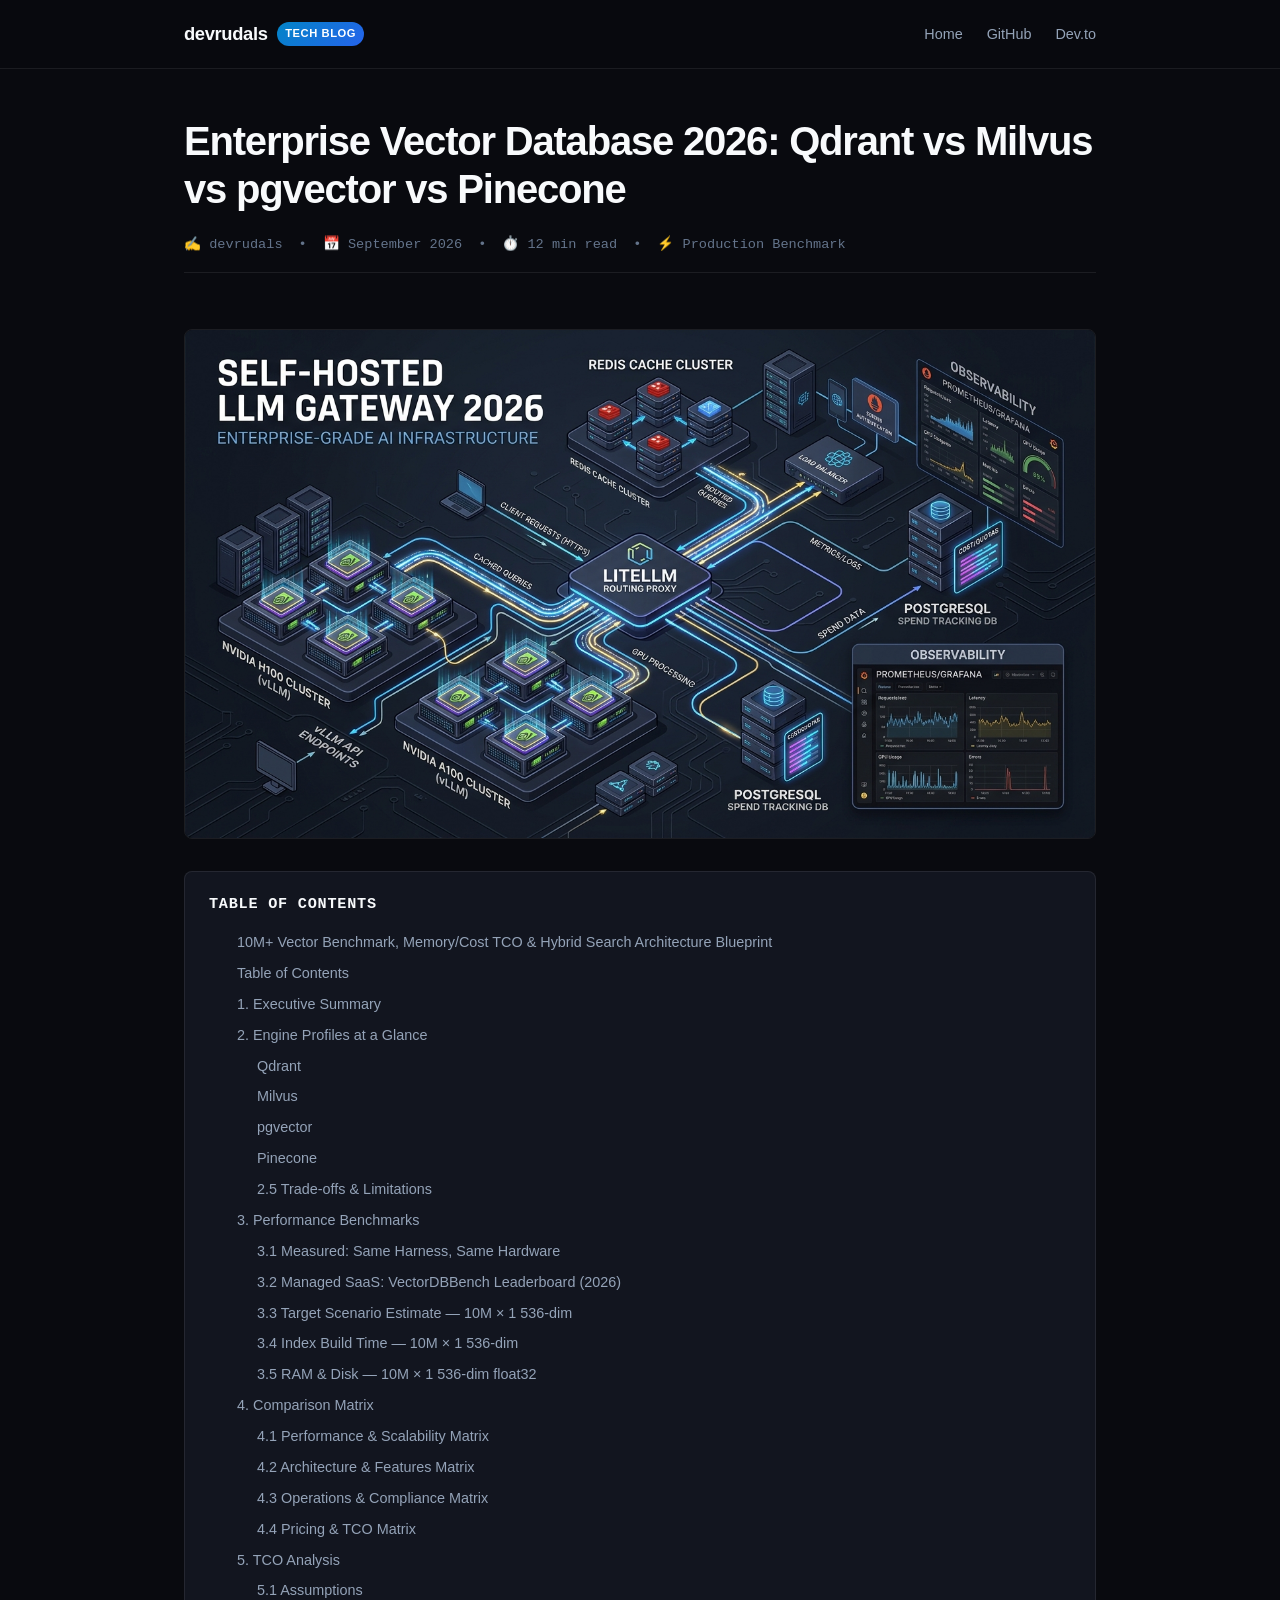
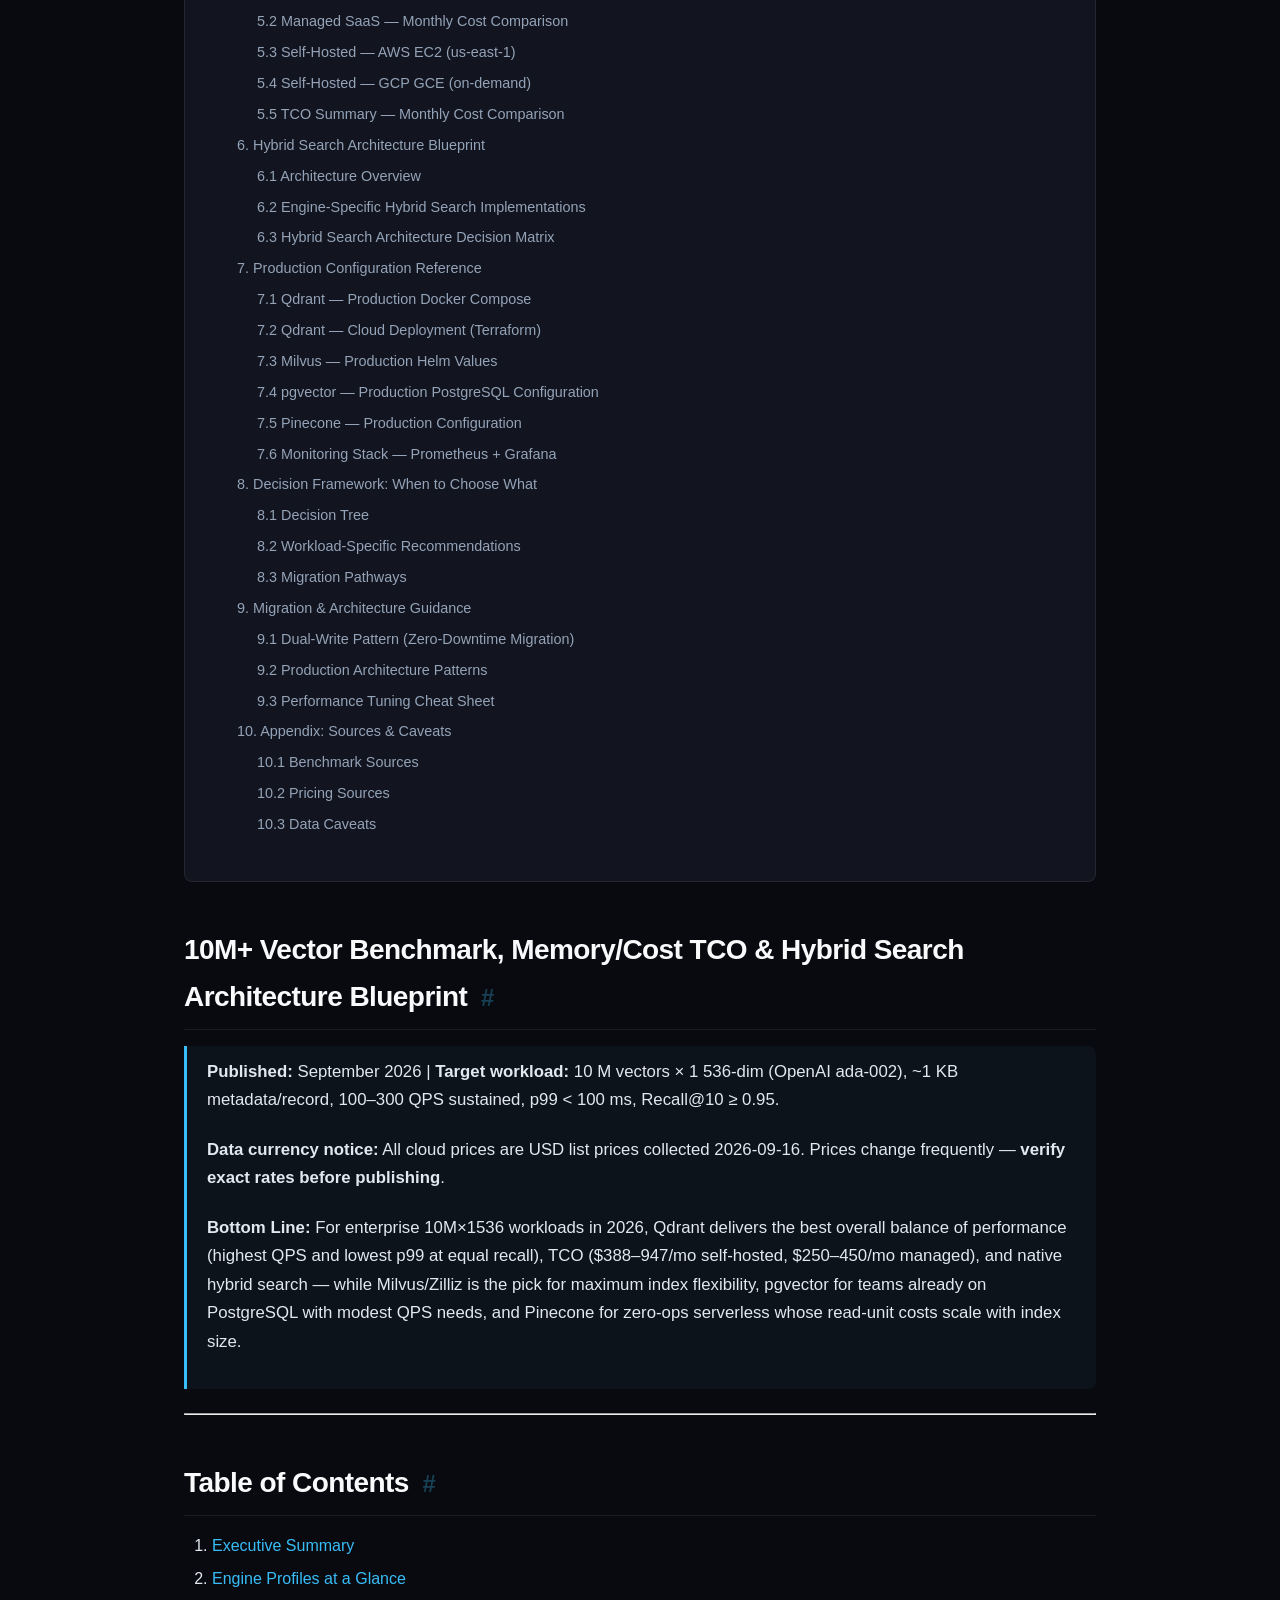
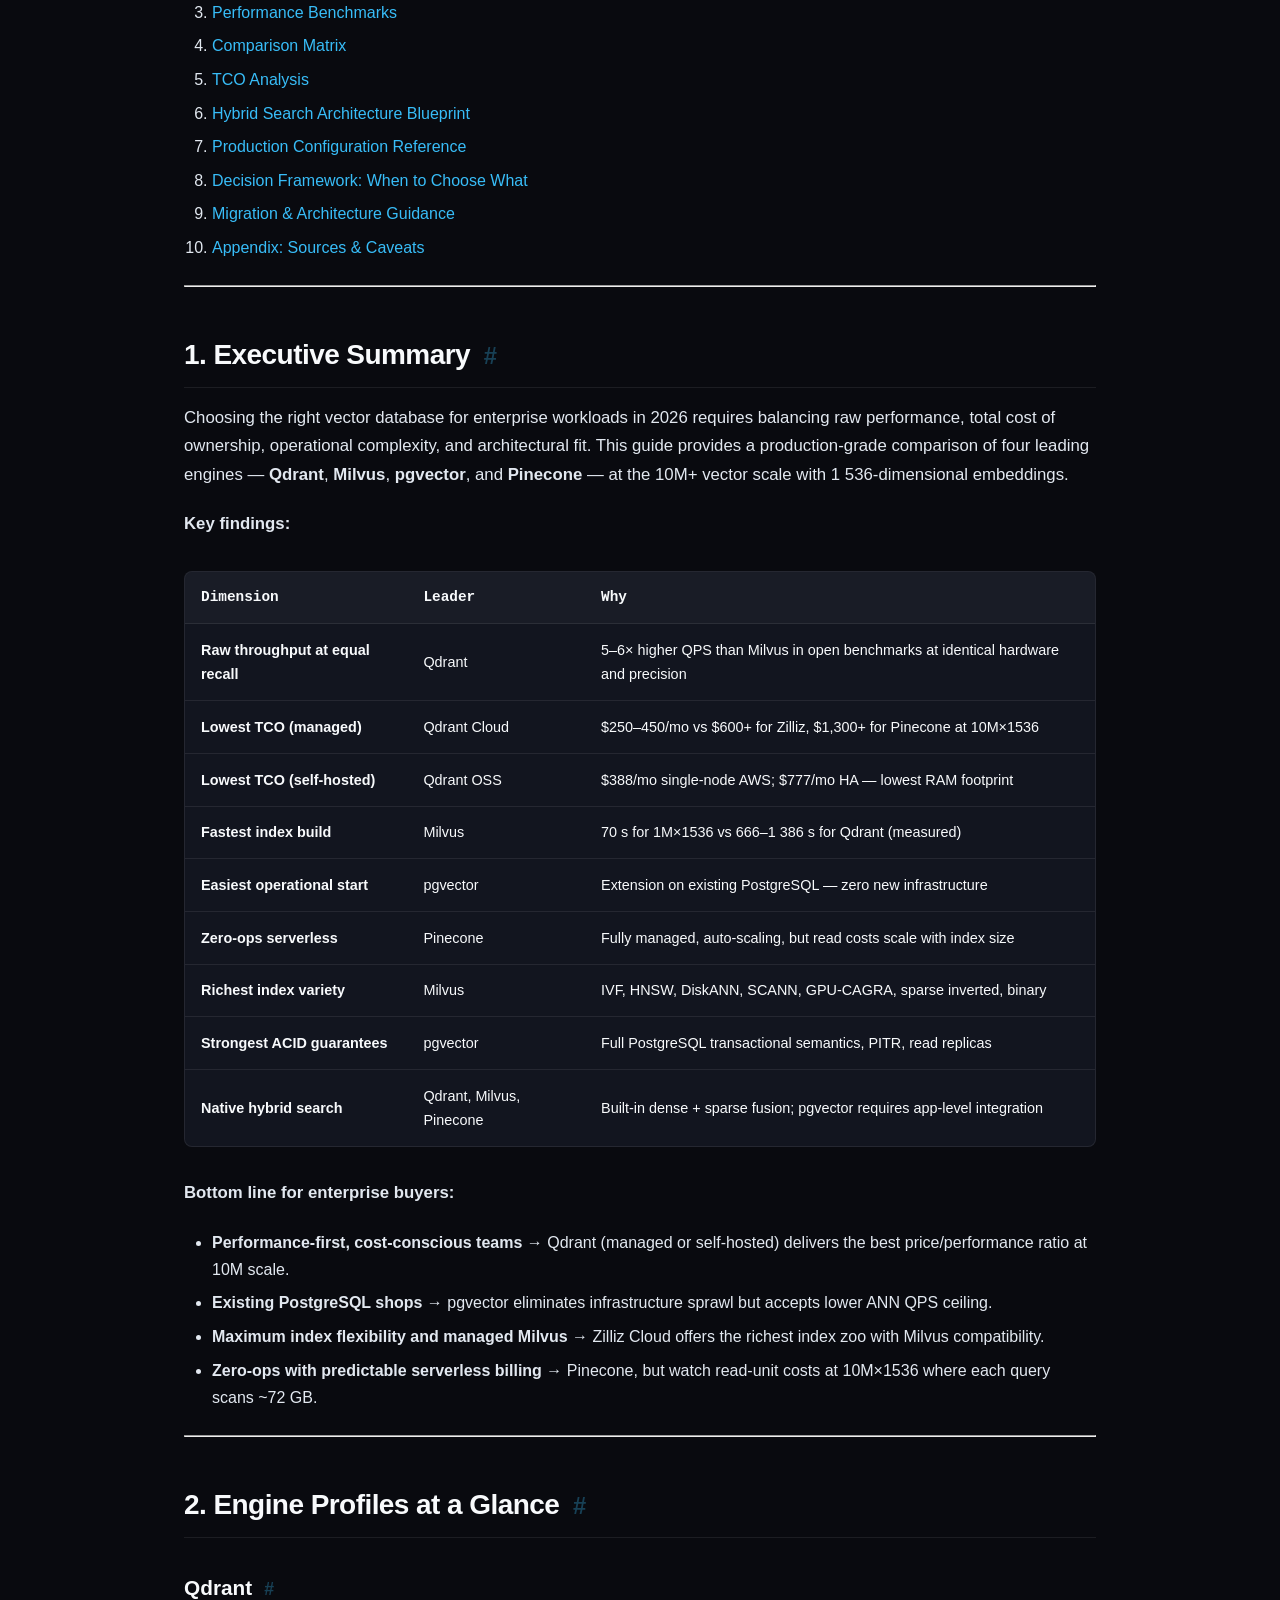
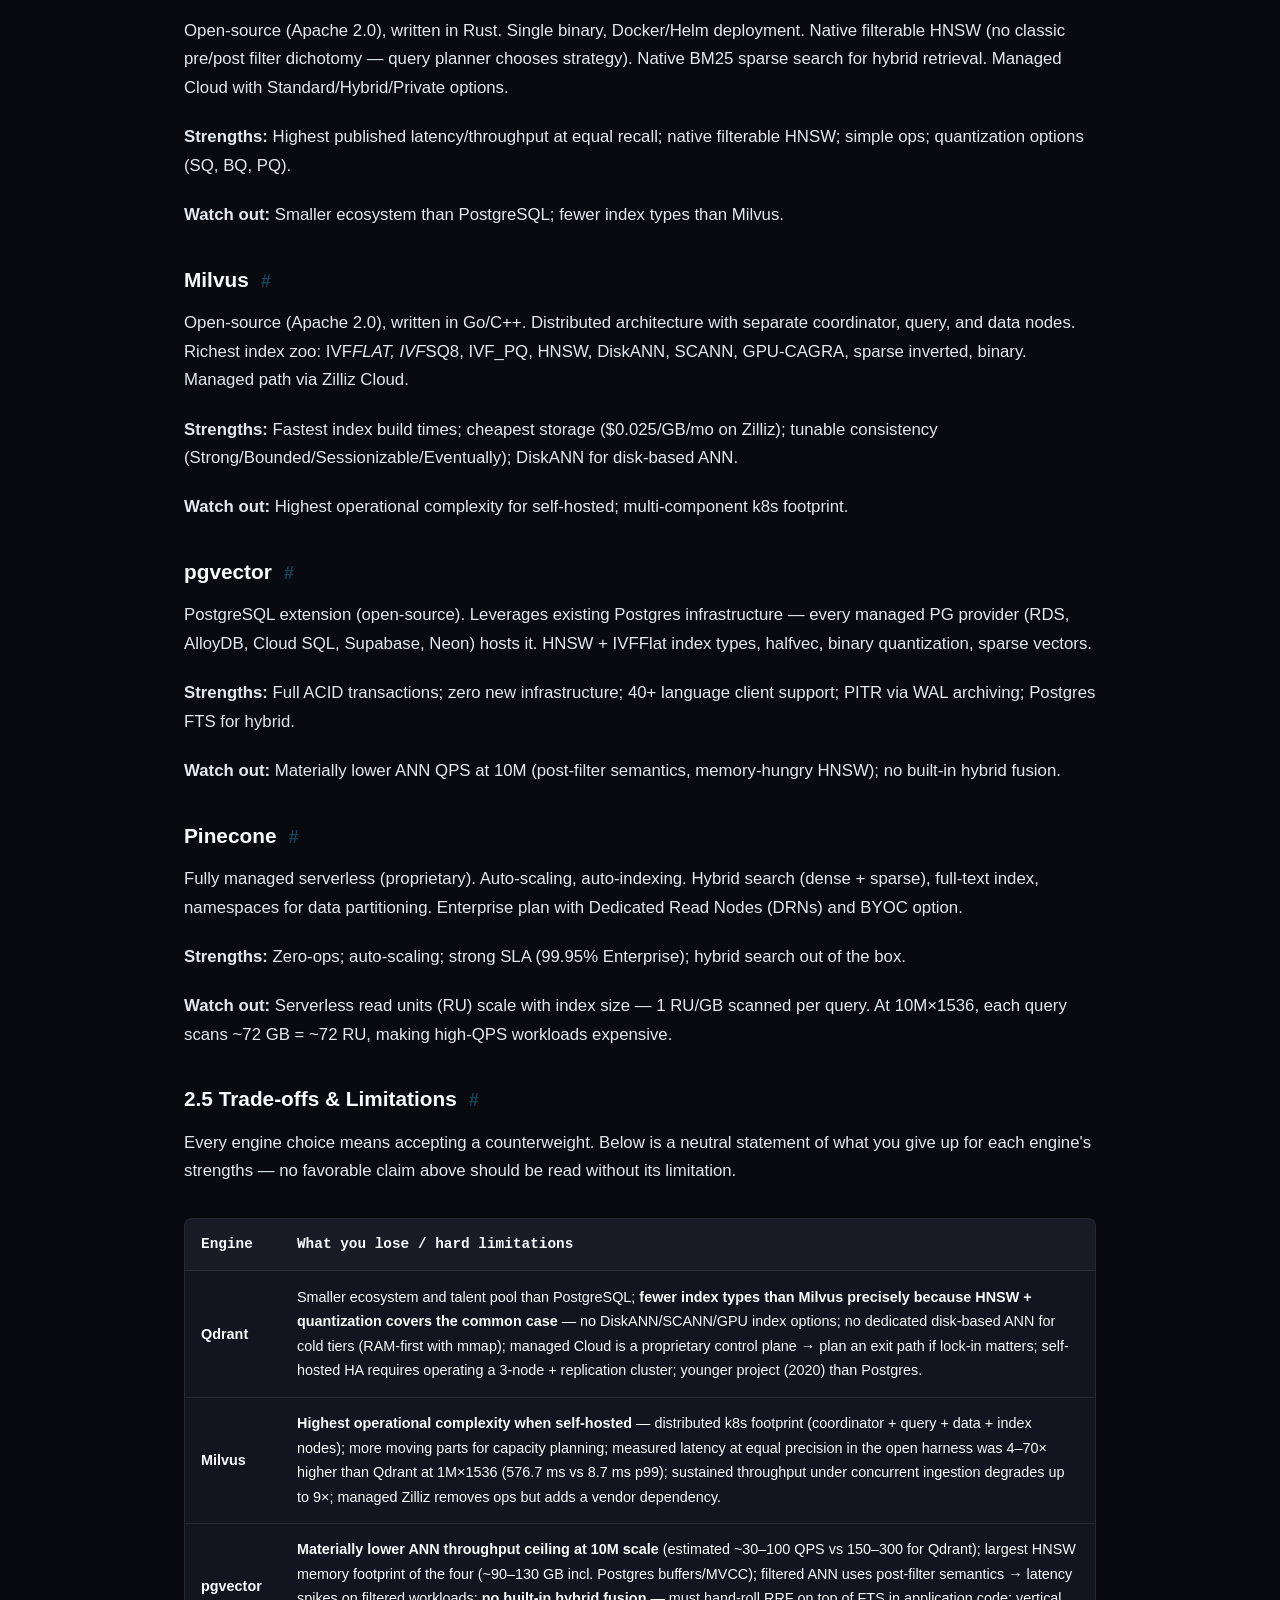
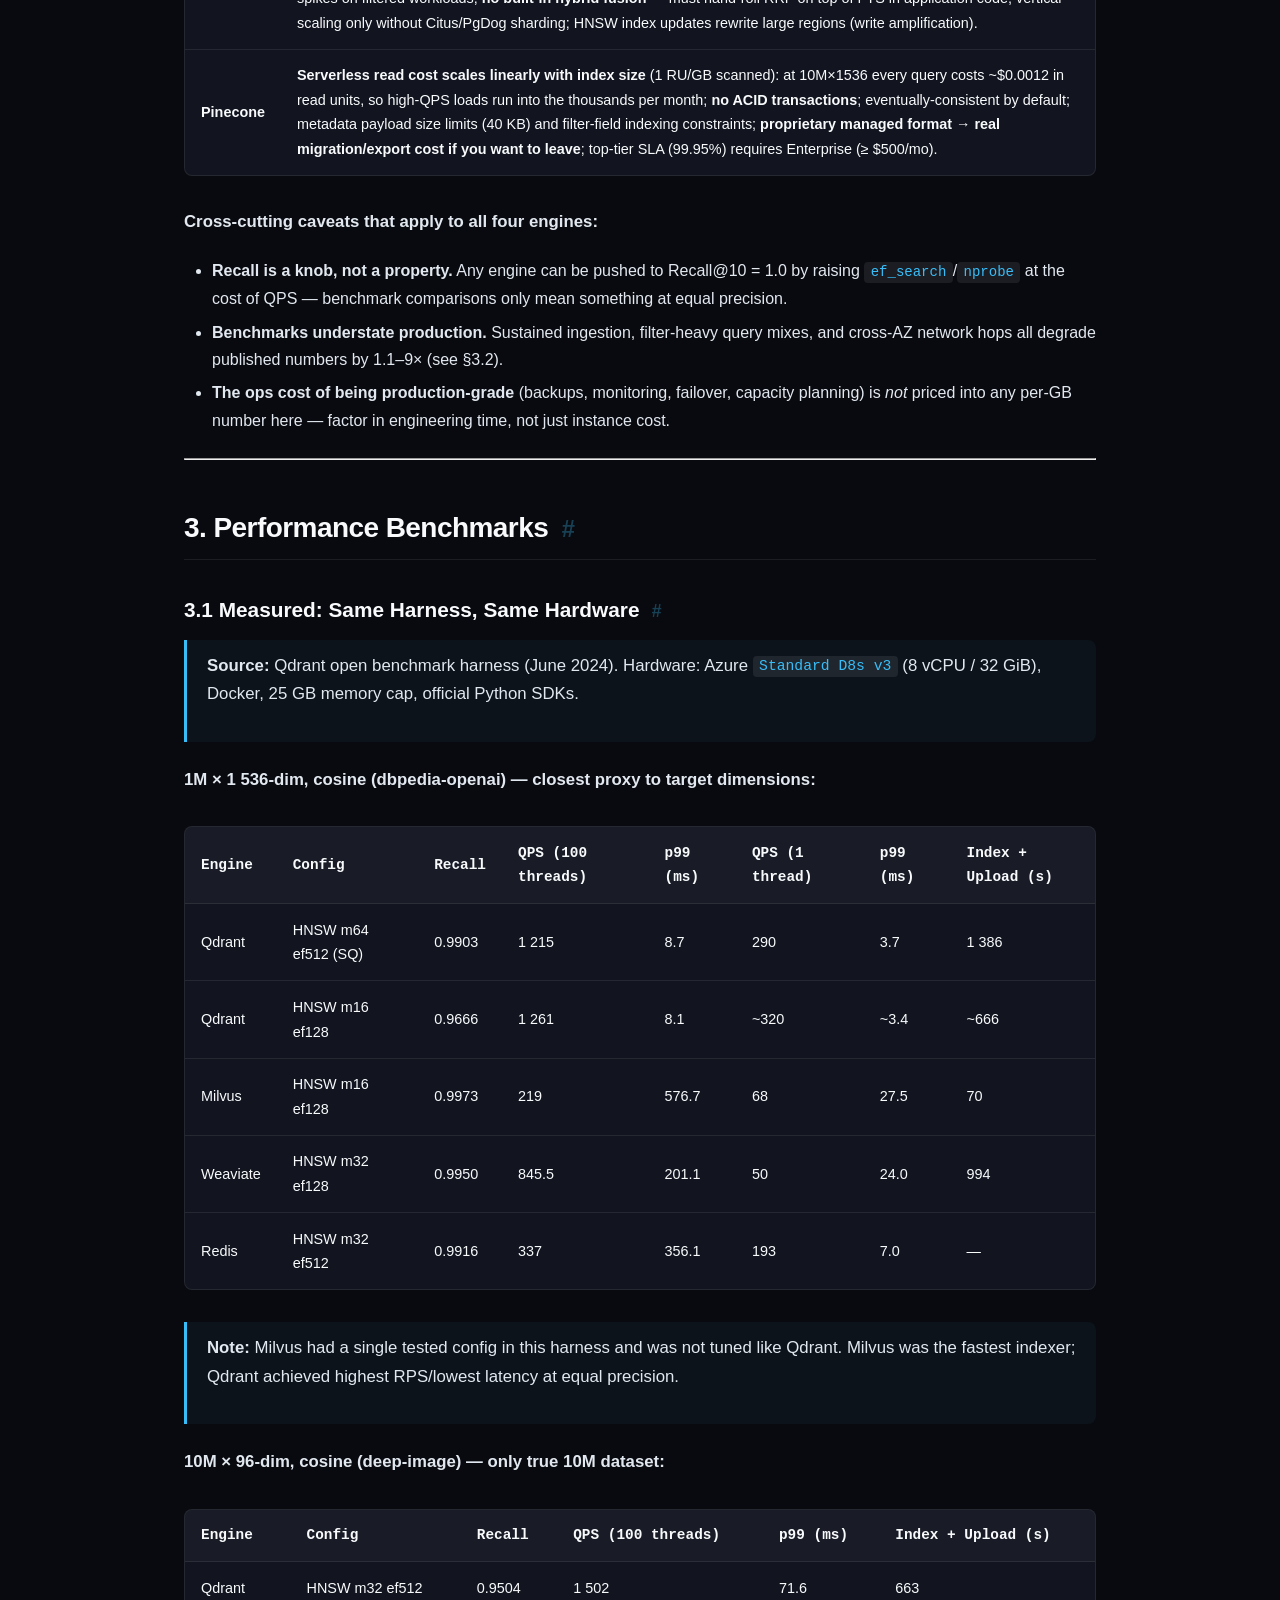
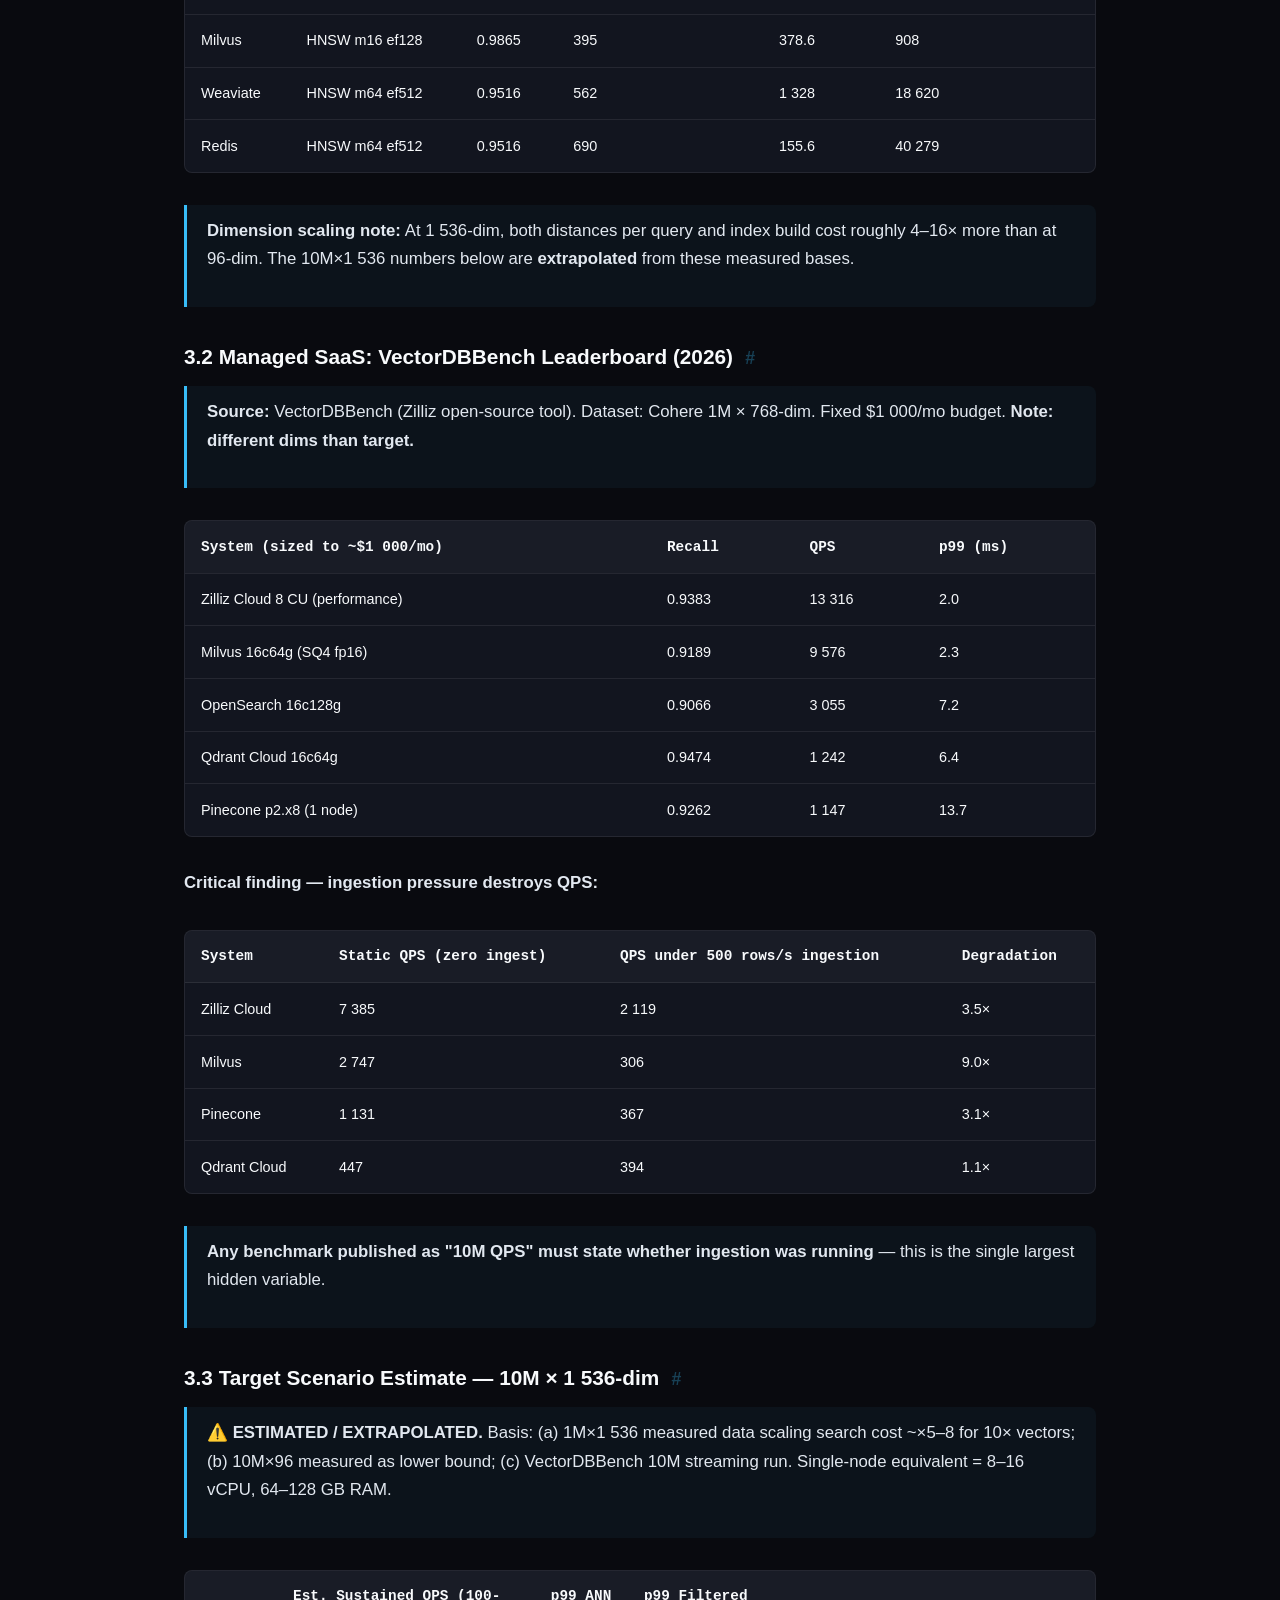
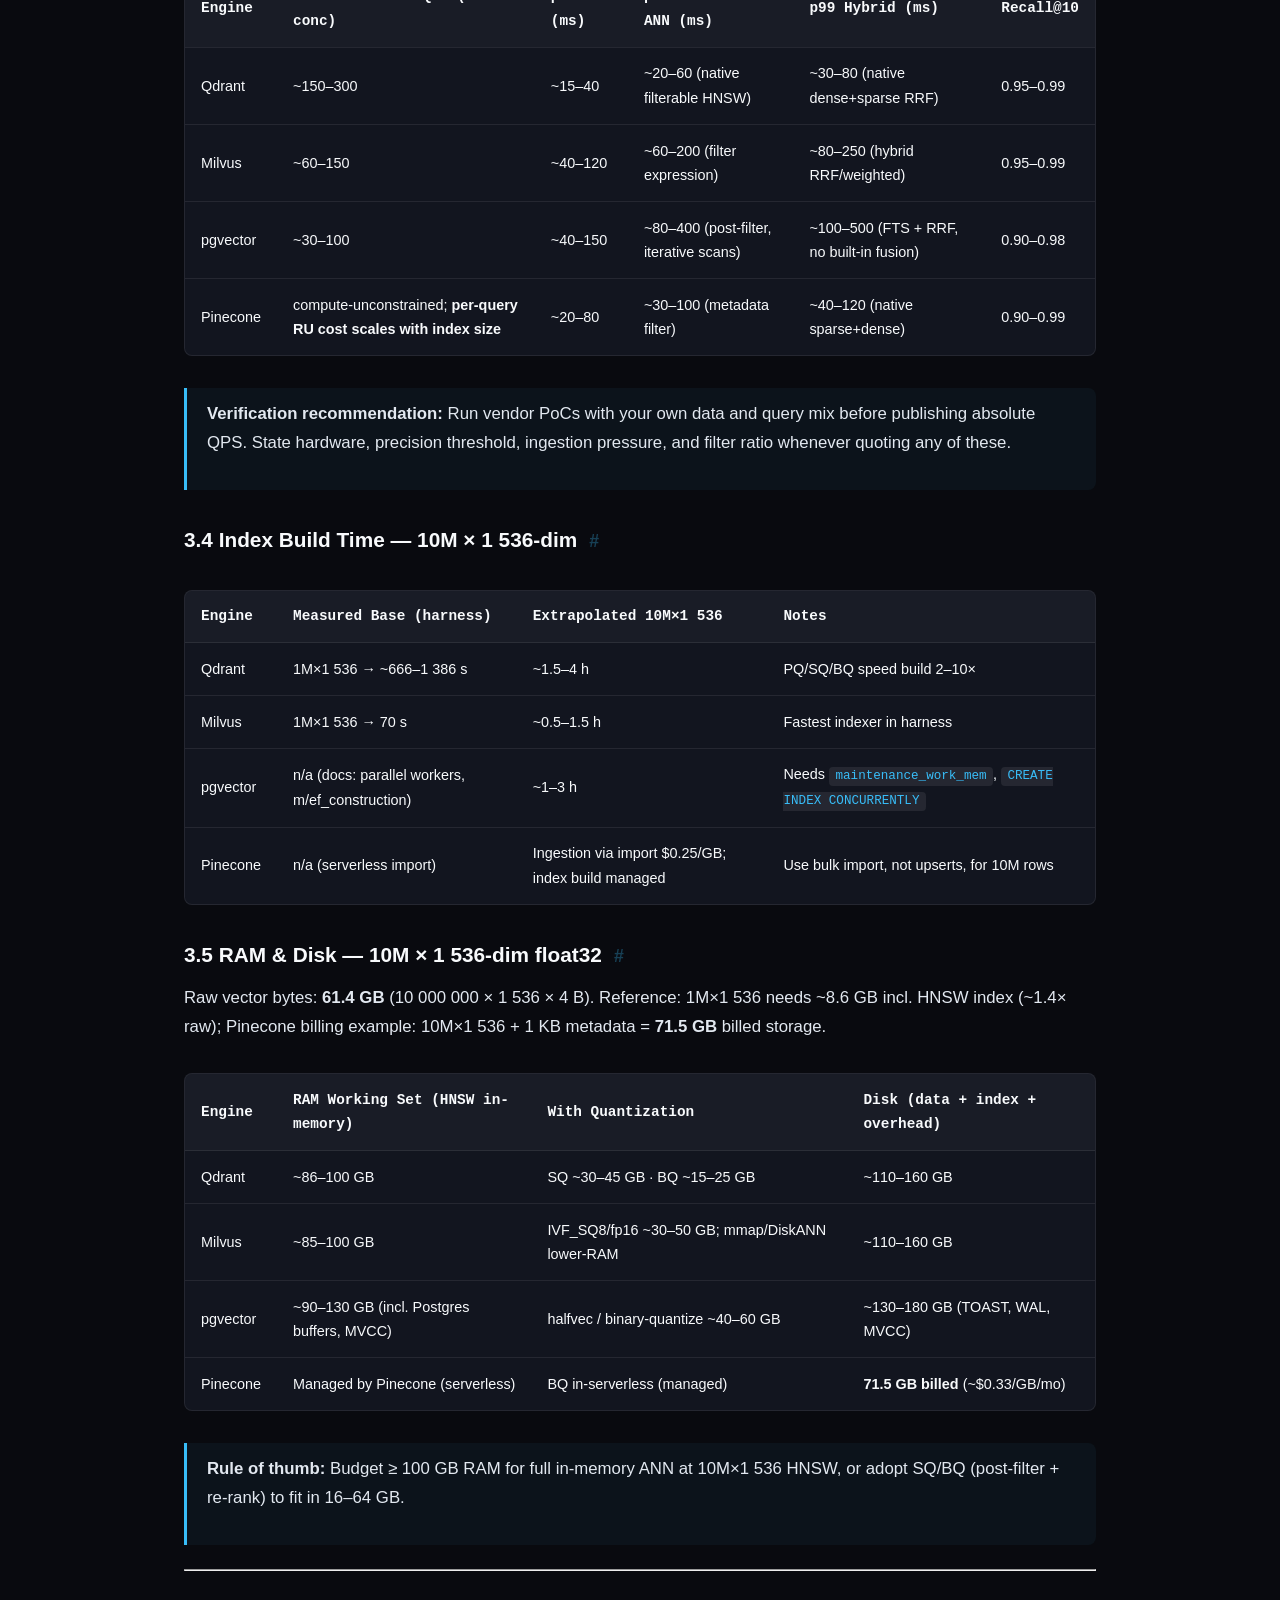
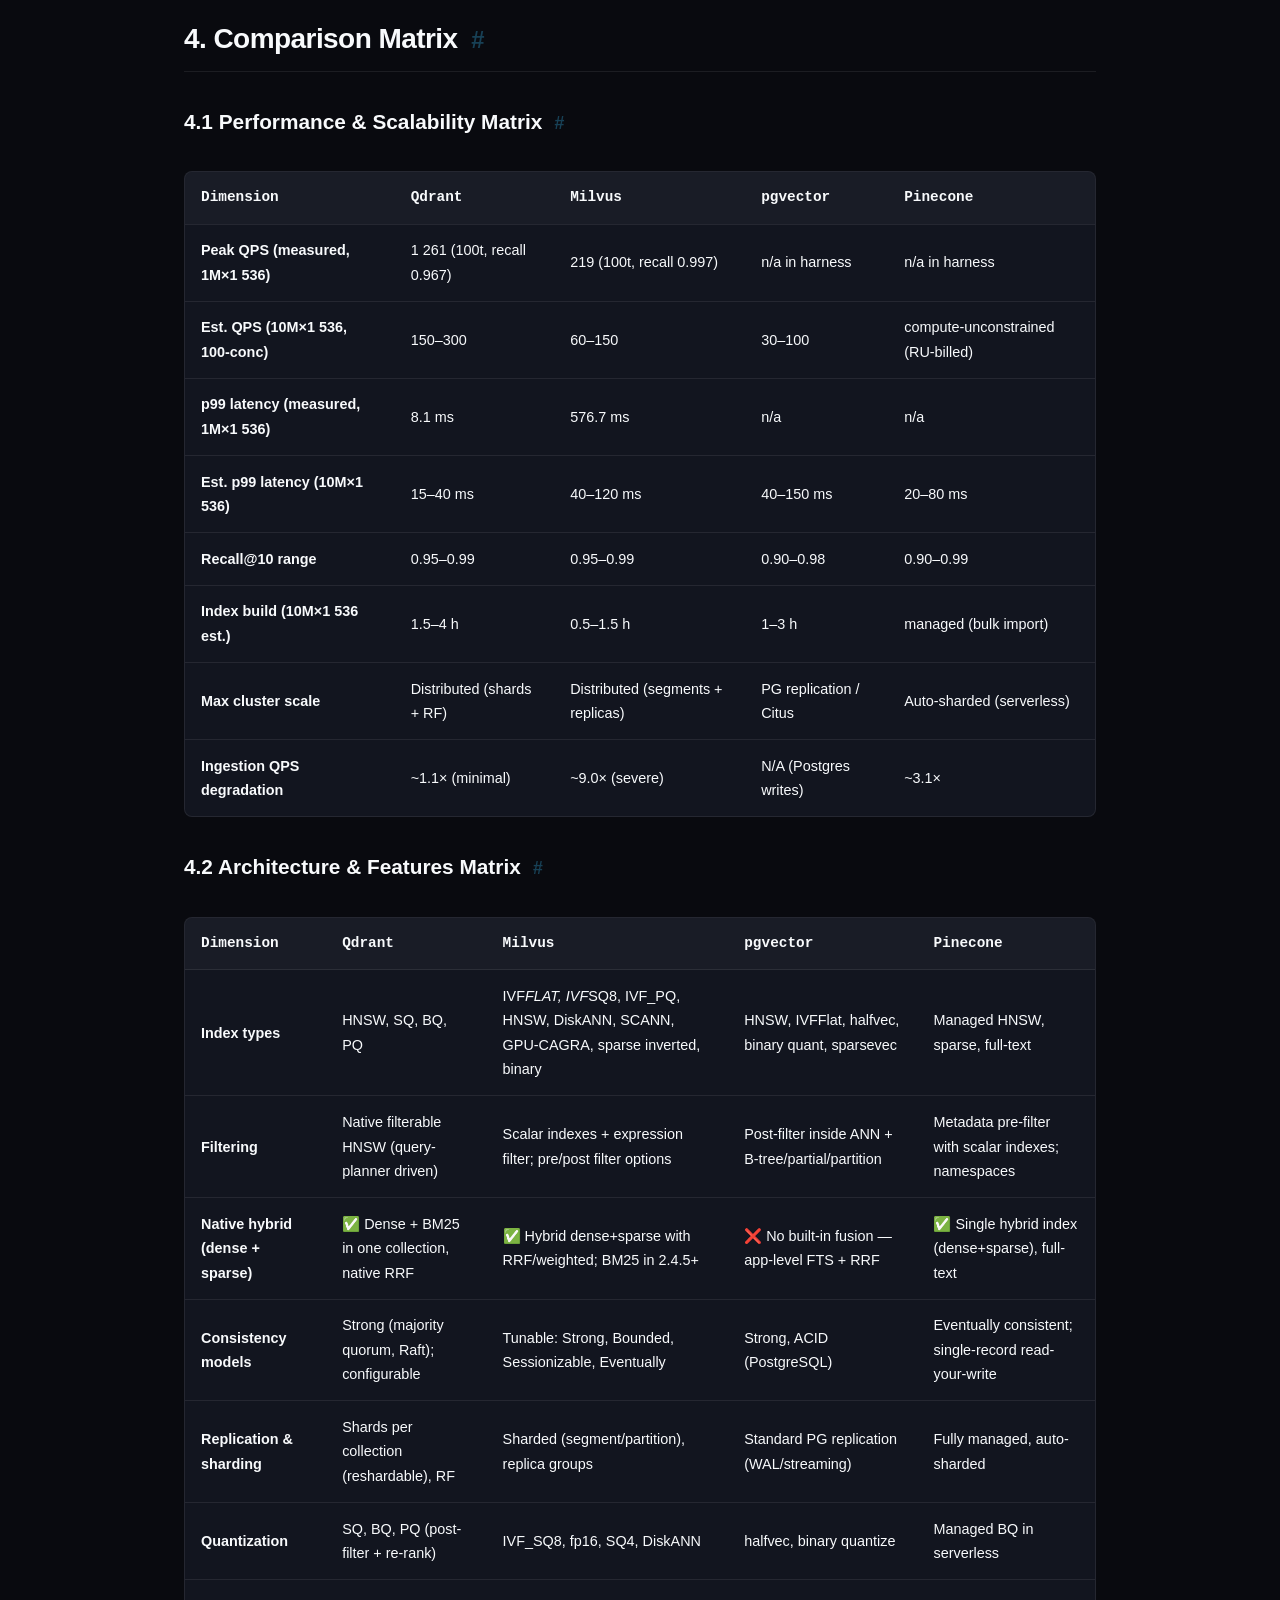
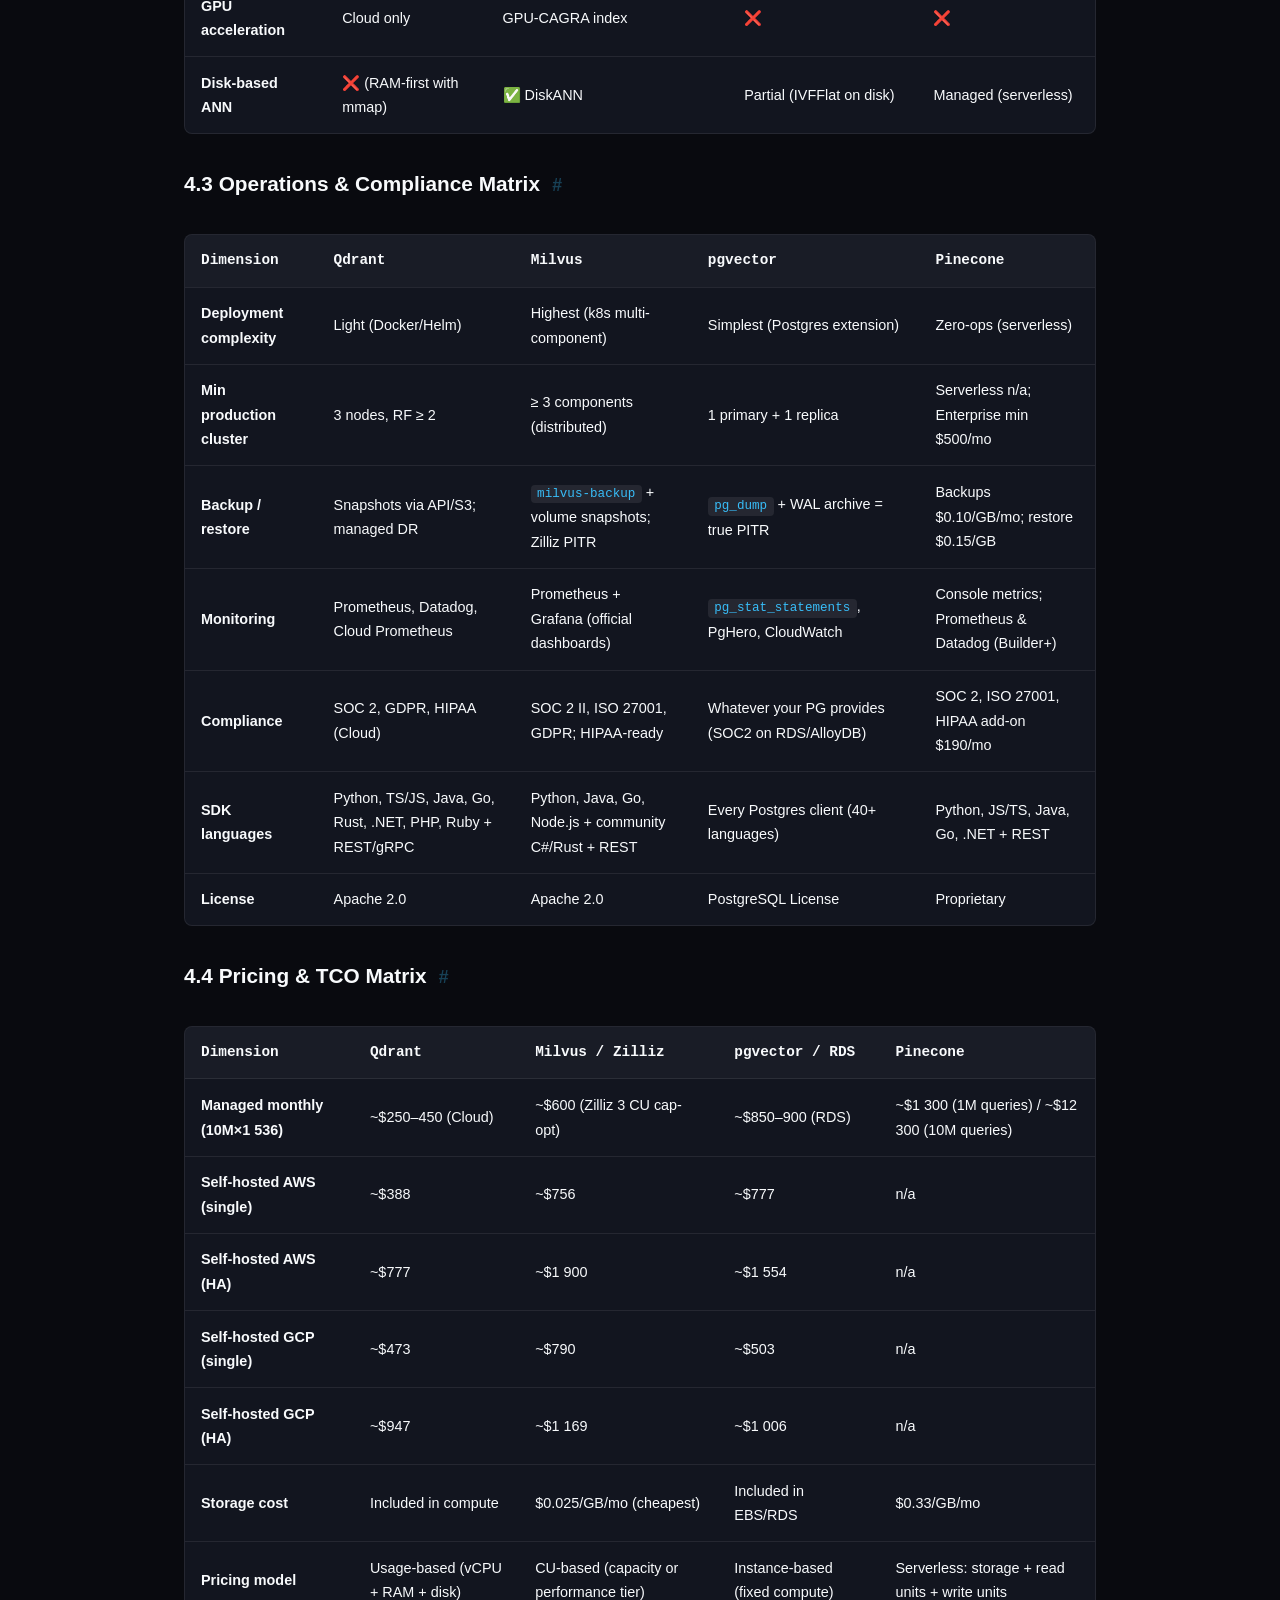
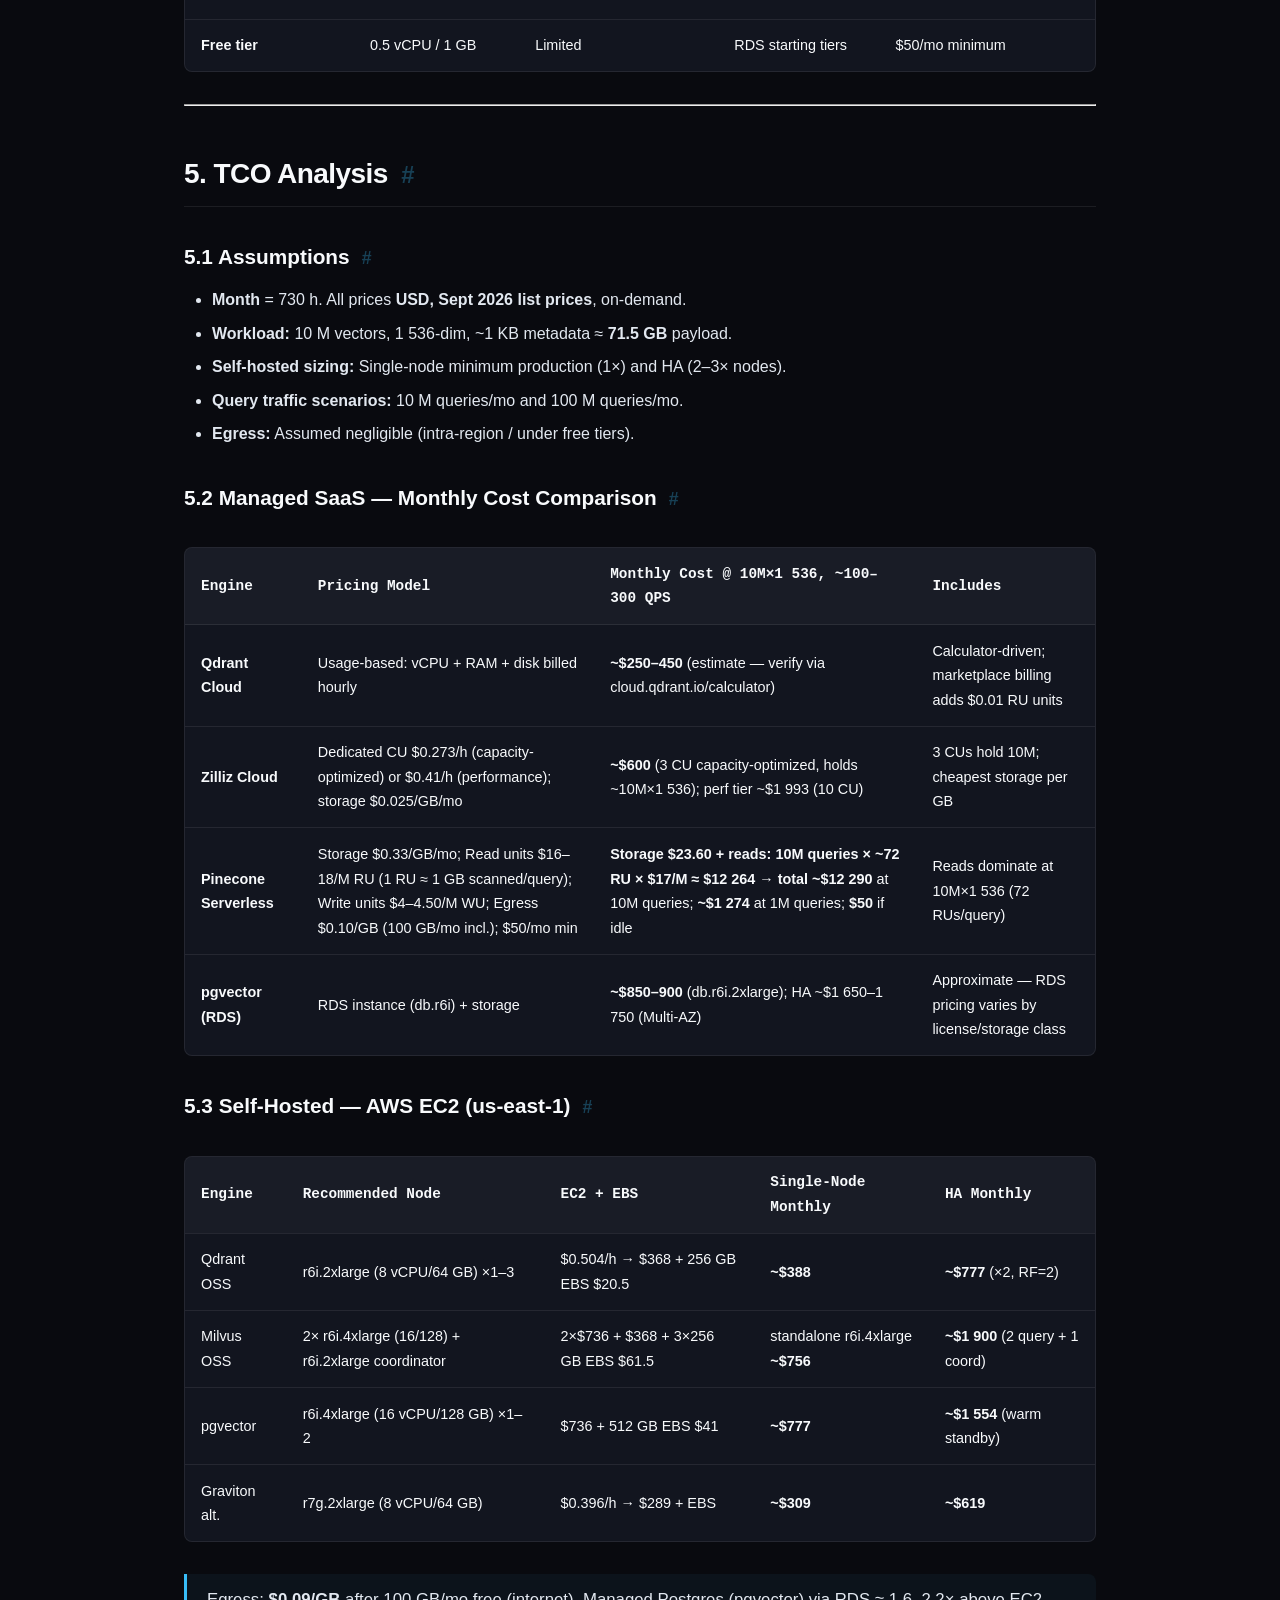
<file: posts/vector-db-2026-enterprise-guide/index.html>
<!DOCTYPE html>
<html lang="en">
<head>
  <meta charset="UTF-8">
  <meta name="viewport" content="width=device-width, initial-scale=1.0">
  <title>Enterprise Vector Database 2026: Qdrant vs Milvus vs pgvector vs Pinecone | devrudals</title>
  <meta name="description" content="Published: September 2026 | Target workload: 10 M vectors × 1 536-dim (OpenAI ada-002), ~1 KB metadata/record, 100–300 QPS sustained, p99 < 100 ms,…">
  <script async src="https://pagead2.googlesyndication.com/pagead/js/adsbygoogle.js?client=ca-pub-1950465629454279" crossorigin="anonymous"></script>
  <script data-goatcounter="https://devrudals.goatcounter.com/count" async src="//gc.zgo.at/count.js"></script>
  <link rel="stylesheet" href="../../assets/css/style.css">
  <link rel="icon" href="data:image/svg+xml,<svg xmlns=%22http://www.w3.org/2000/svg%22 viewBox=%220 0 100 100%22><text y=%22.9em%22 font-size=%2290%22>⚡</text></svg>">
</head>
<body>
  <header class="site-header">
    <div class="container header-inner">
      <a href="/" class="brand">
        devrudals <span class="brand-badge">Tech Blog</span>
      </a>
      <nav class="site-nav">
        <a href="/">Home</a>
        <a href="https://github.com/devrudals" target="_blank">GitHub</a>
        <a href="https://dev.to/devrudals" target="_blank">Dev.to</a>
      </nav>
    </div>
  </header>

  <main class="container">
    <article class="post-detail">
      <h1>Enterprise Vector Database 2026: Qdrant vs Milvus vs pgvector vs Pinecone</h1>
      <div class="post-meta-bar">
        <span>✍️ devrudals</span>
        <span>•</span>
        <span>📅 September 2026</span>
        <span>•</span>
        <span>⏱️ 12 min read</span>
        <span>•</span>
        <span>⚡ Production Benchmark</span>
      </div>

      <img src="../../assets/images/llm-gateway-banner-2026.jpg" alt="Self-Hosted LLM Gateway 2026 Banner" class="article-banner" />

      <nav class="toc-nav" aria-label="Table of Contents">
  <div class="toc-title">Table of Contents</div>
  <ul class="toc-list">
    <li class="toc-item"><a href="#10m-vector-benchmark-memorycost-tco-hybrid-search-architecture-blueprint">10M+ Vector Benchmark, Memory/Cost TCO & Hybrid Search Architecture Blueprint</a></li>
    <li class="toc-item"><a href="#table-of-contents">Table of Contents</a></li>
    <li class="toc-item"><a href="#1-executive-summary">1. Executive Summary</a></li>
    <li class="toc-item"><a href="#2-engine-profiles-at-a-glance">2. Engine Profiles at a Glance</a></li>
    <li class="toc-item toc-sub"><a href="#qdrant">Qdrant</a></li>
    <li class="toc-item toc-sub"><a href="#milvus">Milvus</a></li>
    <li class="toc-item toc-sub"><a href="#pgvector">pgvector</a></li>
    <li class="toc-item toc-sub"><a href="#pinecone">Pinecone</a></li>
    <li class="toc-item toc-sub"><a href="#25-trade-offs-limitations">2.5 Trade-offs & Limitations</a></li>
    <li class="toc-item"><a href="#3-performance-benchmarks">3. Performance Benchmarks</a></li>
    <li class="toc-item toc-sub"><a href="#31-measured-same-harness-same-hardware">3.1 Measured: Same Harness, Same Hardware</a></li>
    <li class="toc-item toc-sub"><a href="#32-managed-saas-vectordbbench-leaderboard-2026">3.2 Managed SaaS: VectorDBBench Leaderboard (2026)</a></li>
    <li class="toc-item toc-sub"><a href="#33-target-scenario-estimate-10m-1-536-dim">3.3 Target Scenario Estimate — 10M × 1 536-dim</a></li>
    <li class="toc-item toc-sub"><a href="#34-index-build-time-10m-1-536-dim">3.4 Index Build Time — 10M × 1 536-dim</a></li>
    <li class="toc-item toc-sub"><a href="#35-ram-disk-10m-1-536-dim-float32">3.5 RAM & Disk — 10M × 1 536-dim float32</a></li>
    <li class="toc-item"><a href="#4-comparison-matrix">4. Comparison Matrix</a></li>
    <li class="toc-item toc-sub"><a href="#41-performance-scalability-matrix">4.1 Performance & Scalability Matrix</a></li>
    <li class="toc-item toc-sub"><a href="#42-architecture-features-matrix">4.2 Architecture & Features Matrix</a></li>
    <li class="toc-item toc-sub"><a href="#43-operations-compliance-matrix">4.3 Operations & Compliance Matrix</a></li>
    <li class="toc-item toc-sub"><a href="#44-pricing-tco-matrix">4.4 Pricing & TCO Matrix</a></li>
    <li class="toc-item"><a href="#5-tco-analysis">5. TCO Analysis</a></li>
    <li class="toc-item toc-sub"><a href="#51-assumptions">5.1 Assumptions</a></li>
    <li class="toc-item toc-sub"><a href="#52-managed-saas-monthly-cost-comparison">5.2 Managed SaaS — Monthly Cost Comparison</a></li>
    <li class="toc-item toc-sub"><a href="#53-self-hosted-aws-ec2-us-east-1">5.3 Self-Hosted — AWS EC2 (us-east-1)</a></li>
    <li class="toc-item toc-sub"><a href="#54-self-hosted-gcp-gce-on-demand">5.4 Self-Hosted — GCP GCE (on-demand)</a></li>
    <li class="toc-item toc-sub"><a href="#55-tco-summary-monthly-cost-comparison">5.5 TCO Summary — Monthly Cost Comparison</a></li>
    <li class="toc-item"><a href="#6-hybrid-search-architecture-blueprint">6. Hybrid Search Architecture Blueprint</a></li>
    <li class="toc-item toc-sub"><a href="#61-architecture-overview">6.1 Architecture Overview</a></li>
    <li class="toc-item toc-sub"><a href="#62-engine-specific-hybrid-search-implementations">6.2 Engine-Specific Hybrid Search Implementations</a></li>
    <li class="toc-item toc-sub"><a href="#63-hybrid-search-architecture-decision-matrix">6.3 Hybrid Search Architecture Decision Matrix</a></li>
    <li class="toc-item"><a href="#7-production-configuration-reference">7. Production Configuration Reference</a></li>
    <li class="toc-item toc-sub"><a href="#71-qdrant-production-docker-compose">7.1 Qdrant — Production Docker Compose</a></li>
    <li class="toc-item toc-sub"><a href="#72-qdrant-cloud-deployment-terraform">7.2 Qdrant — Cloud Deployment (Terraform)</a></li>
    <li class="toc-item toc-sub"><a href="#73-milvus-production-helm-values">7.3 Milvus — Production Helm Values</a></li>
    <li class="toc-item toc-sub"><a href="#74-pgvector-production-postgresql-configuration">7.4 pgvector — Production PostgreSQL Configuration</a></li>
    <li class="toc-item toc-sub"><a href="#75-pinecone-production-configuration">7.5 Pinecone — Production Configuration</a></li>
    <li class="toc-item toc-sub"><a href="#76-monitoring-stack-prometheus-grafana">7.6 Monitoring Stack — Prometheus + Grafana</a></li>
    <li class="toc-item"><a href="#8-decision-framework-when-to-choose-what">8. Decision Framework: When to Choose What</a></li>
    <li class="toc-item toc-sub"><a href="#81-decision-tree">8.1 Decision Tree</a></li>
    <li class="toc-item toc-sub"><a href="#82-workload-specific-recommendations">8.2 Workload-Specific Recommendations</a></li>
    <li class="toc-item toc-sub"><a href="#83-migration-pathways">8.3 Migration Pathways</a></li>
    <li class="toc-item"><a href="#9-migration-architecture-guidance">9. Migration & Architecture Guidance</a></li>
    <li class="toc-item toc-sub"><a href="#91-dual-write-pattern-zero-downtime-migration">9.1 Dual-Write Pattern (Zero-Downtime Migration)</a></li>
    <li class="toc-item toc-sub"><a href="#92-production-architecture-patterns">9.2 Production Architecture Patterns</a></li>
    <li class="toc-item toc-sub"><a href="#93-performance-tuning-cheat-sheet">9.3 Performance Tuning Cheat Sheet</a></li>
    <li class="toc-item"><a href="#10-appendix-sources-caveats">10. Appendix: Sources & Caveats</a></li>
    <li class="toc-item toc-sub"><a href="#101-benchmark-sources">10.1 Benchmark Sources</a></li>
    <li class="toc-item toc-sub"><a href="#102-pricing-sources">10.2 Pricing Sources</a></li>
    <li class="toc-item toc-sub"><a href="#103-data-caveats">10.3 Data Caveats</a></li>
  </ul>
</nav>

      <div class="post-content">
        <h2 id="10m-vector-benchmark-memorycost-tco-hybrid-search-architecture-blueprint">10M+ Vector Benchmark, Memory/Cost TCO &amp; Hybrid Search Architecture Blueprint <a href="#10m-vector-benchmark-memorycost-tco-hybrid-search-architecture-blueprint" class="anchor-link" aria-hidden="true">#</a></h2>
<blockquote>
  <p><strong>Published:</strong> September 2026 | <strong>Target workload:</strong> 10 M vectors × 1 536-dim (OpenAI ada-002), ~1 KB metadata/record, 100–300 QPS sustained, p99 &lt; 100 ms, Recall@10 ≥ 0.95.</p>
  <p><strong>Data currency notice:</strong> All cloud prices are USD list prices collected 2026-09-16. Prices change frequently — <strong>verify exact rates before publishing</strong>.</p>
  <p><strong>Bottom Line:</strong> For enterprise 10M×1536 workloads in 2026, Qdrant delivers the best overall balance of performance (highest QPS and lowest p99 at equal recall), TCO ($388–947/mo self-hosted, $250–450/mo managed), and native hybrid search — while Milvus/Zilliz is the pick for maximum index flexibility, pgvector for teams already on PostgreSQL with modest QPS needs, and Pinecone for zero-ops serverless whose read-unit costs scale with index size.</p>
</blockquote>
<hr class="divider" />
<h2 id="table-of-contents">Table of Contents <a href="#table-of-contents" class="anchor-link" aria-hidden="true">#</a></h2>
<ol>
  <li><a href="#1-executive-summary" target="_blank" rel="noopener noreferrer">Executive Summary</a></li>
  <li><a href="#2-engine-profiles-at-a-glance" target="_blank" rel="noopener noreferrer">Engine Profiles at a Glance</a></li>
  <li><a href="#3-performance-benchmarks" target="_blank" rel="noopener noreferrer">Performance Benchmarks</a></li>
  <li><a href="#4-comparison-matrix" target="_blank" rel="noopener noreferrer">Comparison Matrix</a></li>
  <li><a href="#5-tco-analysis" target="_blank" rel="noopener noreferrer">TCO Analysis</a></li>
  <li><a href="#6-hybrid-search-architecture-blueprint" target="_blank" rel="noopener noreferrer">Hybrid Search Architecture Blueprint</a></li>
  <li><a href="#7-production-configuration-reference" target="_blank" rel="noopener noreferrer">Production Configuration Reference</a></li>
  <li><a href="#8-decision-framework-when-to-choose-what" target="_blank" rel="noopener noreferrer">Decision Framework: When to Choose What</a></li>
  <li><a href="#9-migration--architecture-guidance" target="_blank" rel="noopener noreferrer">Migration &amp; Architecture Guidance</a></li>
  <li><a href="#10-appendix-sources--caveats" target="_blank" rel="noopener noreferrer">Appendix: Sources &amp; Caveats</a></li>
</ol>
<hr class="divider" />
<h2 id="1-executive-summary">1. Executive Summary <a href="#1-executive-summary" class="anchor-link" aria-hidden="true">#</a></h2>
<p>Choosing the right vector database for enterprise workloads in 2026 requires balancing raw performance, total cost of ownership, operational complexity, and architectural fit. This guide provides a production-grade comparison of four leading engines — <strong>Qdrant</strong>, <strong>Milvus</strong>, <strong>pgvector</strong>, and <strong>Pinecone</strong> — at the 10M+ vector scale with 1 536-dimensional embeddings.</p>
<p><strong>Key findings:</strong></p>
<div class="table-container">
  <table>
    <thead>
      <tr>
        <th>Dimension</th>
        <th>Leader</th>
        <th>Why</th>
      </tr>
    </thead>
    <tbody>
      <tr>
        <td><strong>Raw throughput at equal recall</strong></td>
        <td>Qdrant</td>
        <td>5–6× higher QPS than Milvus in open benchmarks at identical hardware and precision</td>
      </tr>
      <tr>
        <td><strong>Lowest TCO (managed)</strong></td>
        <td>Qdrant Cloud</td>
        <td>$250–450/mo vs $600+ for Zilliz, $1,300+ for Pinecone at 10M×1536</td>
      </tr>
      <tr>
        <td><strong>Lowest TCO (self-hosted)</strong></td>
        <td>Qdrant OSS</td>
        <td>$388/mo single-node AWS; $777/mo HA — lowest RAM footprint</td>
      </tr>
      <tr>
        <td><strong>Fastest index build</strong></td>
        <td>Milvus</td>
        <td>70 s for 1M×1536 vs 666–1 386 s for Qdrant (measured)</td>
      </tr>
      <tr>
        <td><strong>Easiest operational start</strong></td>
        <td>pgvector</td>
        <td>Extension on existing PostgreSQL — zero new infrastructure</td>
      </tr>
      <tr>
        <td><strong>Zero-ops serverless</strong></td>
        <td>Pinecone</td>
        <td>Fully managed, auto-scaling, but read costs scale with index size</td>
      </tr>
      <tr>
        <td><strong>Richest index variety</strong></td>
        <td>Milvus</td>
        <td>IVF, HNSW, DiskANN, SCANN, GPU-CAGRA, sparse inverted, binary</td>
      </tr>
      <tr>
        <td><strong>Strongest ACID guarantees</strong></td>
        <td>pgvector</td>
        <td>Full PostgreSQL transactional semantics, PITR, read replicas</td>
      </tr>
      <tr>
        <td><strong>Native hybrid search</strong></td>
        <td>Qdrant, Milvus, Pinecone</td>
        <td>Built-in dense + sparse fusion; pgvector requires app-level integration</td>
      </tr>
    </tbody>
  </table>
</div>
<p><strong>Bottom line for enterprise buyers:</strong></p>
<ul>
  <li><strong>Performance-first, cost-conscious teams</strong> → Qdrant (managed or self-hosted) delivers the best price/performance ratio at 10M scale.</li>
  <li><strong>Existing PostgreSQL shops</strong> → pgvector eliminates infrastructure sprawl but accepts lower ANN QPS ceiling.</li>
  <li><strong>Maximum index flexibility and managed Milvus</strong> → Zilliz Cloud offers the richest index zoo with Milvus compatibility.</li>
  <li><strong>Zero-ops with predictable serverless billing</strong> → Pinecone, but watch read-unit costs at 10M×1536 where each query scans ~72 GB.</li>
</ul>
<hr class="divider" />
<h2 id="2-engine-profiles-at-a-glance">2. Engine Profiles at a Glance <a href="#2-engine-profiles-at-a-glance" class="anchor-link" aria-hidden="true">#</a></h2>
<h3 id="qdrant">Qdrant <a href="#qdrant" class="anchor-link" aria-hidden="true">#</a></h3>
<p>Open-source (Apache 2.0), written in Rust. Single binary, Docker/Helm deployment. Native filterable HNSW (no classic pre/post filter dichotomy — query planner chooses strategy). Native BM25 sparse search for hybrid retrieval. Managed Cloud with Standard/Hybrid/Private options.</p>
<p><strong>Strengths:</strong> Highest published latency/throughput at equal recall; native filterable HNSW; simple ops; quantization options (SQ, BQ, PQ).  </p>
<p><strong>Watch out:</strong> Smaller ecosystem than PostgreSQL; fewer index types than Milvus.</p>
<h3 id="milvus">Milvus <a href="#milvus" class="anchor-link" aria-hidden="true">#</a></h3>
<p>Open-source (Apache 2.0), written in Go/C++. Distributed architecture with separate coordinator, query, and data nodes. Richest index zoo: IVF<em>FLAT, IVF</em>SQ8, IVF_PQ, HNSW, DiskANN, SCANN, GPU-CAGRA, sparse inverted, binary. Managed path via Zilliz Cloud.</p>
<p><strong>Strengths:</strong> Fastest index build times; cheapest storage ($0.025/GB/mo on Zilliz); tunable consistency (Strong/Bounded/Sessionizable/Eventually); DiskANN for disk-based ANN.  </p>
<p><strong>Watch out:</strong> Highest operational complexity for self-hosted; multi-component k8s footprint.</p>
<h3 id="pgvector">pgvector <a href="#pgvector" class="anchor-link" aria-hidden="true">#</a></h3>
<p>PostgreSQL extension (open-source). Leverages existing Postgres infrastructure — every managed PG provider (RDS, AlloyDB, Cloud SQL, Supabase, Neon) hosts it. HNSW + IVFFlat index types, halfvec, binary quantization, sparse vectors.</p>
<p><strong>Strengths:</strong> Full ACID transactions; zero new infrastructure; 40+ language client support; PITR via WAL archiving; Postgres FTS for hybrid.  </p>
<p><strong>Watch out:</strong> Materially lower ANN QPS at 10M (post-filter semantics, memory-hungry HNSW); no built-in hybrid fusion.</p>
<h3 id="pinecone">Pinecone <a href="#pinecone" class="anchor-link" aria-hidden="true">#</a></h3>
<p>Fully managed serverless (proprietary). Auto-scaling, auto-indexing. Hybrid search (dense + sparse), full-text index, namespaces for data partitioning. Enterprise plan with Dedicated Read Nodes (DRNs) and BYOC option.</p>
<p><strong>Strengths:</strong> Zero-ops; auto-scaling; strong SLA (99.95% Enterprise); hybrid search out of the box.  </p>
<p><strong>Watch out:</strong> Serverless read units (RU) scale with index size — 1 RU/GB scanned per query. At 10M×1536, each query scans ~72 GB = ~72 RU, making high-QPS workloads expensive.</p>
<h3 id="25-trade-offs-limitations">2.5 Trade-offs &amp; Limitations <a href="#25-trade-offs-limitations" class="anchor-link" aria-hidden="true">#</a></h3>
<p>Every engine choice means accepting a counterweight. Below is a neutral statement of what you give up for each engine's strengths — no favorable claim above should be read without its limitation.</p>
<div class="table-container">
  <table>
    <thead>
      <tr>
        <th>Engine</th>
        <th>What you lose / hard limitations</th>
      </tr>
    </thead>
    <tbody>
      <tr>
        <td><strong>Qdrant</strong></td>
        <td>Smaller ecosystem and talent pool than PostgreSQL; <strong>fewer index types than Milvus precisely because HNSW + quantization covers the common case</strong> — no DiskANN/SCANN/GPU index options; no dedicated disk-based ANN for cold tiers (RAM-first with mmap); managed Cloud is a proprietary control plane → plan an exit path if lock-in matters; self-hosted HA requires operating a 3-node + replication cluster; younger project (2020) than Postgres.</td>
      </tr>
      <tr>
        <td><strong>Milvus</strong></td>
        <td><strong>Highest operational complexity when self-hosted</strong> — distributed k8s footprint (coordinator + query + data + index nodes); more moving parts for capacity planning; measured latency at equal precision in the open harness was 4–70× higher than Qdrant at 1M×1536 (576.7 ms vs 8.7 ms p99); sustained throughput under concurrent ingestion degrades up to 9×; managed Zilliz removes ops but adds a vendor dependency.</td>
      </tr>
      <tr>
        <td><strong>pgvector</strong></td>
        <td><strong>Materially lower ANN throughput ceiling at 10M scale</strong> (estimated ~30–100 QPS vs 150–300 for Qdrant); largest HNSW memory footprint of the four (~90–130 GB incl. Postgres buffers/MVCC); filtered ANN uses post-filter semantics → latency spikes on filtered workloads; <strong>no built-in hybrid fusion</strong> — must hand-roll RRF on top of FTS in application code; vertical scaling only without Citus/PgDog sharding; HNSW index updates rewrite large regions (write amplification).</td>
      </tr>
      <tr>
        <td><strong>Pinecone</strong></td>
        <td><strong>Serverless read cost scales linearly with index size</strong> (1 RU/GB scanned): at 10M×1536 every query costs ~$0.0012 in read units, so high-QPS loads run into the thousands per month; <strong>no ACID transactions</strong>; eventually-consistent by default; metadata payload size limits (40 KB) and filter-field indexing constraints; <strong>proprietary managed format → real migration/export cost if you want to leave</strong>; top-tier SLA (99.95%) requires Enterprise (≥ $500/mo).</td>
      </tr>
    </tbody>
  </table>
</div>
<p><strong>Cross-cutting caveats that apply to all four engines:</strong></p>
<ul>
  <li><strong>Recall is a knob, not a property.</strong> Any engine can be pushed to Recall@10 = 1.0 by raising <code class="inline-code">ef_search</code>/<code class="inline-code">nprobe</code> at the cost of QPS — benchmark comparisons only mean something at equal precision.</li>
  <li><strong>Benchmarks understate production.</strong> Sustained ingestion, filter-heavy query mixes, and cross-AZ network hops all degrade published numbers by 1.1–9× (see §3.2).</li>
  <li><strong>The ops cost of being production-grade</strong> (backups, monitoring, failover, capacity planning) is <em>not</em> priced into any per-GB number here — factor in engineering time, not just instance cost.</li>
</ul>
<hr class="divider" />
<h2 id="3-performance-benchmarks">3. Performance Benchmarks <a href="#3-performance-benchmarks" class="anchor-link" aria-hidden="true">#</a></h2>
<h3 id="31-measured-same-harness-same-hardware">3.1 Measured: Same Harness, Same Hardware <a href="#31-measured-same-harness-same-hardware" class="anchor-link" aria-hidden="true">#</a></h3>
<blockquote>
  <p><strong>Source:</strong> Qdrant open benchmark harness (June 2024). Hardware: Azure <code class="inline-code">Standard D8s v3</code> (8 vCPU / 32 GiB), Docker, 25 GB memory cap, official Python SDKs.</p>
</blockquote>
<p><strong>1M × 1 536-dim, cosine (dbpedia-openai) — closest proxy to target dimensions:</strong></p>
<div class="table-container">
  <table>
    <thead>
      <tr>
        <th>Engine</th>
        <th>Config</th>
        <th>Recall</th>
        <th>QPS (100 threads)</th>
        <th>p99 (ms)</th>
        <th>QPS (1 thread)</th>
        <th>p99 (ms)</th>
        <th>Index + Upload (s)</th>
      </tr>
    </thead>
    <tbody>
      <tr>
        <td>Qdrant</td>
        <td>HNSW m64 ef512 (SQ)</td>
        <td>0.9903</td>
        <td>1 215</td>
        <td>8.7</td>
        <td>290</td>
        <td>3.7</td>
        <td>1 386</td>
      </tr>
      <tr>
        <td>Qdrant</td>
        <td>HNSW m16 ef128</td>
        <td>0.9666</td>
        <td>1 261</td>
        <td>8.1</td>
        <td>~320</td>
        <td>~3.4</td>
        <td>~666</td>
      </tr>
      <tr>
        <td>Milvus</td>
        <td>HNSW m16 ef128</td>
        <td>0.9973</td>
        <td>219</td>
        <td>576.7</td>
        <td>68</td>
        <td>27.5</td>
        <td>70</td>
      </tr>
      <tr>
        <td>Weaviate</td>
        <td>HNSW m32 ef128</td>
        <td>0.9950</td>
        <td>845.5</td>
        <td>201.1</td>
        <td>50</td>
        <td>24.0</td>
        <td>994</td>
      </tr>
      <tr>
        <td>Redis</td>
        <td>HNSW m32 ef512</td>
        <td>0.9916</td>
        <td>337</td>
        <td>356.1</td>
        <td>193</td>
        <td>7.0</td>
        <td>—</td>
      </tr>
    </tbody>
  </table>
</div>
<blockquote>
  <p><strong>Note:</strong> Milvus had a single tested config in this harness and was not tuned like Qdrant. Milvus was the fastest indexer; Qdrant achieved highest RPS/lowest latency at equal precision.</p>
</blockquote>
<p><strong>10M × 96-dim, cosine (deep-image) — only true 10M dataset:</strong></p>
<div class="table-container">
  <table>
    <thead>
      <tr>
        <th>Engine</th>
        <th>Config</th>
        <th>Recall</th>
        <th>QPS (100 threads)</th>
        <th>p99 (ms)</th>
        <th>Index + Upload (s)</th>
      </tr>
    </thead>
    <tbody>
      <tr>
        <td>Qdrant</td>
        <td>HNSW m32 ef512</td>
        <td>0.9504</td>
        <td>1 502</td>
        <td>71.6</td>
        <td>663</td>
      </tr>
      <tr>
        <td>Milvus</td>
        <td>HNSW m16 ef128</td>
        <td>0.9865</td>
        <td>395</td>
        <td>378.6</td>
        <td>908</td>
      </tr>
      <tr>
        <td>Weaviate</td>
        <td>HNSW m64 ef512</td>
        <td>0.9516</td>
        <td>562</td>
        <td>1 328</td>
        <td>18 620</td>
      </tr>
      <tr>
        <td>Redis</td>
        <td>HNSW m64 ef512</td>
        <td>0.9516</td>
        <td>690</td>
        <td>155.6</td>
        <td>40 279</td>
      </tr>
    </tbody>
  </table>
</div>
<blockquote>
  <p><strong>Dimension scaling note:</strong> At 1 536-dim, both distances per query and index build cost roughly 4–16× more than at 96-dim. The 10M×1 536 numbers below are <strong>extrapolated</strong> from these measured bases.</p>
</blockquote>
<h3 id="32-managed-saas-vectordbbench-leaderboard-2026">3.2 Managed SaaS: VectorDBBench Leaderboard (2026) <a href="#32-managed-saas-vectordbbench-leaderboard-2026" class="anchor-link" aria-hidden="true">#</a></h3>
<blockquote>
  <p><strong>Source:</strong> VectorDBBench (Zilliz open-source tool). Dataset: Cohere 1M × 768-dim. Fixed $1 000/mo budget. <strong>Note: different dims than target.</strong></p>
</blockquote>
<div class="table-container">
  <table>
    <thead>
      <tr>
        <th>System (sized to ~$1 000/mo)</th>
        <th>Recall</th>
        <th>QPS</th>
        <th>p99 (ms)</th>
      </tr>
    </thead>
    <tbody>
      <tr>
        <td>Zilliz Cloud 8 CU (performance)</td>
        <td>0.9383</td>
        <td>13 316</td>
        <td>2.0</td>
      </tr>
      <tr>
        <td>Milvus 16c64g (SQ4 fp16)</td>
        <td>0.9189</td>
        <td>9 576</td>
        <td>2.3</td>
      </tr>
      <tr>
        <td>OpenSearch 16c128g</td>
        <td>0.9066</td>
        <td>3 055</td>
        <td>7.2</td>
      </tr>
      <tr>
        <td>Qdrant Cloud 16c64g</td>
        <td>0.9474</td>
        <td>1 242</td>
        <td>6.4</td>
      </tr>
      <tr>
        <td>Pinecone p2.x8 (1 node)</td>
        <td>0.9262</td>
        <td>1 147</td>
        <td>13.7</td>
      </tr>
    </tbody>
  </table>
</div>
<p><strong>Critical finding — ingestion pressure destroys QPS:</strong></p>
<div class="table-container">
  <table>
    <thead>
      <tr>
        <th>System</th>
        <th>Static QPS (zero ingest)</th>
        <th>QPS under 500 rows/s ingestion</th>
        <th>Degradation</th>
      </tr>
    </thead>
    <tbody>
      <tr>
        <td>Zilliz Cloud</td>
        <td>7 385</td>
        <td>2 119</td>
        <td>3.5×</td>
      </tr>
      <tr>
        <td>Milvus</td>
        <td>2 747</td>
        <td>306</td>
        <td>9.0×</td>
      </tr>
      <tr>
        <td>Pinecone</td>
        <td>1 131</td>
        <td>367</td>
        <td>3.1×</td>
      </tr>
      <tr>
        <td>Qdrant Cloud</td>
        <td>447</td>
        <td>394</td>
        <td>1.1×</td>
      </tr>
    </tbody>
  </table>
</div>
<blockquote>
  <p><strong>Any benchmark published as "10M QPS" must state whether ingestion was running</strong> — this is the single largest hidden variable.</p>
</blockquote>
<h3 id="33-target-scenario-estimate-10m-1-536-dim">3.3 Target Scenario Estimate — 10M × 1 536-dim <a href="#33-target-scenario-estimate-10m-1-536-dim" class="anchor-link" aria-hidden="true">#</a></h3>
<blockquote>
  <p><strong>⚠️ ESTIMATED / EXTRAPOLATED.</strong> Basis: (a) 1M×1 536 measured data scaling search cost ~×5–8 for 10× vectors; (b) 10M×96 measured as lower bound; (c) VectorDBBench 10M streaming run. Single-node equivalent = 8–16 vCPU, 64–128 GB RAM.</p>
</blockquote>
<div class="table-container">
  <table>
    <thead>
      <tr>
        <th>Engine</th>
        <th>Est. Sustained QPS (100-conc)</th>
        <th>p99 ANN (ms)</th>
        <th>p99 Filtered ANN (ms)</th>
        <th>p99 Hybrid (ms)</th>
        <th>Recall@10</th>
      </tr>
    </thead>
    <tbody>
      <tr>
        <td>Qdrant</td>
        <td>~150–300</td>
        <td>~15–40</td>
        <td>~20–60 (native filterable HNSW)</td>
        <td>~30–80 (native dense+sparse RRF)</td>
        <td>0.95–0.99</td>
      </tr>
      <tr>
        <td>Milvus</td>
        <td>~60–150</td>
        <td>~40–120</td>
        <td>~60–200 (filter expression)</td>
        <td>~80–250 (hybrid RRF/weighted)</td>
        <td>0.95–0.99</td>
      </tr>
      <tr>
        <td>pgvector</td>
        <td>~30–100</td>
        <td>~40–150</td>
        <td>~80–400 (post-filter, iterative scans)</td>
        <td>~100–500 (FTS + RRF, no built-in fusion)</td>
        <td>0.90–0.98</td>
      </tr>
      <tr>
        <td>Pinecone</td>
        <td>compute-unconstrained; <strong>per-query RU cost scales with index size</strong></td>
        <td>~20–80</td>
        <td>~30–100 (metadata filter)</td>
        <td>~40–120 (native sparse+dense)</td>
        <td>0.90–0.99</td>
      </tr>
    </tbody>
  </table>
</div>
<blockquote>
  <p><strong>Verification recommendation:</strong> Run vendor PoCs with your own data and query mix before publishing absolute QPS. State hardware, precision threshold, ingestion pressure, and filter ratio whenever quoting any of these.</p>
</blockquote>
<h3 id="34-index-build-time-10m-1-536-dim">3.4 Index Build Time — 10M × 1 536-dim <a href="#34-index-build-time-10m-1-536-dim" class="anchor-link" aria-hidden="true">#</a></h3>
<div class="table-container">
  <table>
    <thead>
      <tr>
        <th>Engine</th>
        <th>Measured Base (harness)</th>
        <th>Extrapolated 10M×1 536</th>
        <th>Notes</th>
      </tr>
    </thead>
    <tbody>
      <tr>
        <td>Qdrant</td>
        <td>1M×1 536 → ~666–1 386 s</td>
        <td>~1.5–4 h</td>
        <td>PQ/SQ/BQ speed build 2–10×</td>
      </tr>
      <tr>
        <td>Milvus</td>
        <td>1M×1 536 → 70 s</td>
        <td>~0.5–1.5 h</td>
        <td>Fastest indexer in harness</td>
      </tr>
      <tr>
        <td>pgvector</td>
        <td>n/a (docs: parallel workers, m/ef_construction)</td>
        <td>~1–3 h</td>
        <td>Needs <code class="inline-code">maintenance_work_mem</code>, <code class="inline-code">CREATE INDEX CONCURRENTLY</code></td>
      </tr>
      <tr>
        <td>Pinecone</td>
        <td>n/a (serverless import)</td>
        <td>Ingestion via import $0.25/GB; index build managed</td>
        <td>Use bulk import, not upserts, for 10M rows</td>
      </tr>
    </tbody>
  </table>
</div>
<h3 id="35-ram-disk-10m-1-536-dim-float32">3.5 RAM &amp; Disk — 10M × 1 536-dim float32 <a href="#35-ram-disk-10m-1-536-dim-float32" class="anchor-link" aria-hidden="true">#</a></h3>
<p>Raw vector bytes: <strong>61.4 GB</strong> (10 000 000 × 1 536 × 4 B). Reference: 1M×1 536 needs ~8.6 GB incl. HNSW index (~1.4× raw); Pinecone billing example: 10M×1 536 + 1 KB metadata = <strong>71.5 GB</strong> billed storage.</p>
<div class="table-container">
  <table>
    <thead>
      <tr>
        <th>Engine</th>
        <th>RAM Working Set (HNSW in-memory)</th>
        <th>With Quantization</th>
        <th>Disk (data + index + overhead)</th>
      </tr>
    </thead>
    <tbody>
      <tr>
        <td>Qdrant</td>
        <td>~86–100 GB</td>
        <td>SQ ~30–45 GB · BQ ~15–25 GB</td>
        <td>~110–160 GB</td>
      </tr>
      <tr>
        <td>Milvus</td>
        <td>~85–100 GB</td>
        <td>IVF_SQ8/fp16 ~30–50 GB; mmap/DiskANN lower-RAM</td>
        <td>~110–160 GB</td>
      </tr>
      <tr>
        <td>pgvector</td>
        <td>~90–130 GB (incl. Postgres buffers, MVCC)</td>
        <td>halfvec / binary-quantize ~40–60 GB</td>
        <td>~130–180 GB (TOAST, WAL, MVCC)</td>
      </tr>
      <tr>
        <td>Pinecone</td>
        <td>Managed by Pinecone (serverless)</td>
        <td>BQ in-serverless (managed)</td>
        <td><strong>71.5 GB billed</strong> (~$0.33/GB/mo)</td>
      </tr>
    </tbody>
  </table>
</div>
<blockquote>
  <p><strong>Rule of thumb:</strong> Budget ≥ 100 GB RAM for full in-memory ANN at 10M×1 536 HNSW, or adopt SQ/BQ (post-filter + re-rank) to fit in 16–64 GB.</p>
</blockquote>
<hr class="divider" />
<h2 id="4-comparison-matrix">4. Comparison Matrix <a href="#4-comparison-matrix" class="anchor-link" aria-hidden="true">#</a></h2>
<h3 id="41-performance-scalability-matrix">4.1 Performance &amp; Scalability Matrix <a href="#41-performance-scalability-matrix" class="anchor-link" aria-hidden="true">#</a></h3>
<div class="table-container">
  <table>
    <thead>
      <tr>
        <th>Dimension</th>
        <th>Qdrant</th>
        <th>Milvus</th>
        <th>pgvector</th>
        <th>Pinecone</th>
      </tr>
    </thead>
    <tbody>
      <tr>
        <td><strong>Peak QPS (measured, 1M×1 536)</strong></td>
        <td>1 261 (100t, recall 0.967)</td>
        <td>219 (100t, recall 0.997)</td>
        <td>n/a in harness</td>
        <td>n/a in harness</td>
      </tr>
      <tr>
        <td><strong>Est. QPS (10M×1 536, 100-conc)</strong></td>
        <td>150–300</td>
        <td>60–150</td>
        <td>30–100</td>
        <td>compute-unconstrained (RU-billed)</td>
      </tr>
      <tr>
        <td><strong>p99 latency (measured, 1M×1 536)</strong></td>
        <td>8.1 ms</td>
        <td>576.7 ms</td>
        <td>n/a</td>
        <td>n/a</td>
      </tr>
      <tr>
        <td><strong>Est. p99 latency (10M×1 536)</strong></td>
        <td>15–40 ms</td>
        <td>40–120 ms</td>
        <td>40–150 ms</td>
        <td>20–80 ms</td>
      </tr>
      <tr>
        <td><strong>Recall@10 range</strong></td>
        <td>0.95–0.99</td>
        <td>0.95–0.99</td>
        <td>0.90–0.98</td>
        <td>0.90–0.99</td>
      </tr>
      <tr>
        <td><strong>Index build (10M×1 536 est.)</strong></td>
        <td>1.5–4 h</td>
        <td>0.5–1.5 h</td>
        <td>1–3 h</td>
        <td>managed (bulk import)</td>
      </tr>
      <tr>
        <td><strong>Max cluster scale</strong></td>
        <td>Distributed (shards + RF)</td>
        <td>Distributed (segments + replicas)</td>
        <td>PG replication / Citus</td>
        <td>Auto-sharded (serverless)</td>
      </tr>
      <tr>
        <td><strong>Ingestion QPS degradation</strong></td>
        <td>~1.1× (minimal)</td>
        <td>~9.0× (severe)</td>
        <td>N/A (Postgres writes)</td>
        <td>~3.1×</td>
      </tr>
    </tbody>
  </table>
</div>
<h3 id="42-architecture-features-matrix">4.2 Architecture &amp; Features Matrix <a href="#42-architecture-features-matrix" class="anchor-link" aria-hidden="true">#</a></h3>
<div class="table-container">
  <table>
    <thead>
      <tr>
        <th>Dimension</th>
        <th>Qdrant</th>
        <th>Milvus</th>
        <th>pgvector</th>
        <th>Pinecone</th>
      </tr>
    </thead>
    <tbody>
      <tr>
        <td><strong>Index types</strong></td>
        <td>HNSW, SQ, BQ, PQ</td>
        <td>IVF<em>FLAT, IVF</em>SQ8, IVF_PQ, HNSW, DiskANN, SCANN, GPU-CAGRA, sparse inverted, binary</td>
        <td>HNSW, IVFFlat, halfvec, binary quant, sparsevec</td>
        <td>Managed HNSW, sparse, full-text</td>
      </tr>
      <tr>
        <td><strong>Filtering</strong></td>
        <td>Native filterable HNSW (query-planner driven)</td>
        <td>Scalar indexes + expression filter; pre/post filter options</td>
        <td>Post-filter inside ANN + B-tree/partial/partition</td>
        <td>Metadata pre-filter with scalar indexes; namespaces</td>
      </tr>
      <tr>
        <td><strong>Native hybrid (dense + sparse)</strong></td>
        <td>✅ Dense + BM25 in one collection, native RRF</td>
        <td>✅ Hybrid dense+sparse with RRF/weighted; BM25 in 2.4.5+</td>
        <td>❌ No built-in fusion — app-level FTS + RRF</td>
        <td>✅ Single hybrid index (dense+sparse), full-text</td>
      </tr>
      <tr>
        <td><strong>Consistency models</strong></td>
        <td>Strong (majority quorum, Raft); configurable</td>
        <td>Tunable: Strong, Bounded, Sessionizable, Eventually</td>
        <td>Strong, ACID (PostgreSQL)</td>
        <td>Eventually consistent; single-record read-your-write</td>
      </tr>
      <tr>
        <td><strong>Replication &amp; sharding</strong></td>
        <td>Shards per collection (reshardable), RF</td>
        <td>Sharded (segment/partition), replica groups</td>
        <td>Standard PG replication (WAL/streaming)</td>
        <td>Fully managed, auto-sharded</td>
      </tr>
      <tr>
        <td><strong>Quantization</strong></td>
        <td>SQ, BQ, PQ (post-filter + re-rank)</td>
        <td>IVF_SQ8, fp16, SQ4, DiskANN</td>
        <td>halfvec, binary quantize</td>
        <td>Managed BQ in serverless</td>
      </tr>
      <tr>
        <td><strong>GPU acceleration</strong></td>
        <td>Cloud only</td>
        <td>GPU-CAGRA index</td>
        <td>❌</td>
        <td>❌</td>
      </tr>
      <tr>
        <td><strong>Disk-based ANN</strong></td>
        <td>❌ (RAM-first with mmap)</td>
        <td>✅ DiskANN</td>
        <td>Partial (IVFFlat on disk)</td>
        <td>Managed (serverless)</td>
      </tr>
    </tbody>
  </table>
</div>
<h3 id="43-operations-compliance-matrix">4.3 Operations &amp; Compliance Matrix <a href="#43-operations-compliance-matrix" class="anchor-link" aria-hidden="true">#</a></h3>
<div class="table-container">
  <table>
    <thead>
      <tr>
        <th>Dimension</th>
        <th>Qdrant</th>
        <th>Milvus</th>
        <th>pgvector</th>
        <th>Pinecone</th>
      </tr>
    </thead>
    <tbody>
      <tr>
        <td><strong>Deployment complexity</strong></td>
        <td>Light (Docker/Helm)</td>
        <td>Highest (k8s multi-component)</td>
        <td>Simplest (Postgres extension)</td>
        <td>Zero-ops (serverless)</td>
      </tr>
      <tr>
        <td><strong>Min production cluster</strong></td>
        <td>3 nodes, RF ≥ 2</td>
        <td>≥ 3 components (distributed)</td>
        <td>1 primary + 1 replica</td>
        <td>Serverless n/a; Enterprise min $500/mo</td>
      </tr>
      <tr>
        <td><strong>Backup / restore</strong></td>
        <td>Snapshots via API/S3; managed DR</td>
        <td><code class="inline-code">milvus-backup</code> + volume snapshots; Zilliz PITR</td>
        <td><code class="inline-code">pg_dump</code> + WAL archive = true PITR</td>
        <td>Backups $0.10/GB/mo; restore $0.15/GB</td>
      </tr>
      <tr>
        <td><strong>Monitoring</strong></td>
        <td>Prometheus, Datadog, Cloud Prometheus</td>
        <td>Prometheus + Grafana (official dashboards)</td>
        <td><code class="inline-code">pg_stat_statements</code>, PgHero, CloudWatch</td>
        <td>Console metrics; Prometheus &amp; Datadog (Builder+)</td>
      </tr>
      <tr>
        <td><strong>Compliance</strong></td>
        <td>SOC 2, GDPR, HIPAA (Cloud)</td>
        <td>SOC 2 II, ISO 27001, GDPR; HIPAA-ready</td>
        <td>Whatever your PG provides (SOC2 on RDS/AlloyDB)</td>
        <td>SOC 2, ISO 27001, HIPAA add-on $190/mo</td>
      </tr>
      <tr>
        <td><strong>SDK languages</strong></td>
        <td>Python, TS/JS, Java, Go, Rust, .NET, PHP, Ruby + REST/gRPC</td>
        <td>Python, Java, Go, Node.js + community C#/Rust + REST</td>
        <td>Every Postgres client (40+ languages)</td>
        <td>Python, JS/TS, Java, Go, .NET + REST</td>
      </tr>
      <tr>
        <td><strong>License</strong></td>
        <td>Apache 2.0</td>
        <td>Apache 2.0</td>
        <td>PostgreSQL License</td>
        <td>Proprietary</td>
      </tr>
    </tbody>
  </table>
</div>
<h3 id="44-pricing-tco-matrix">4.4 Pricing &amp; TCO Matrix <a href="#44-pricing-tco-matrix" class="anchor-link" aria-hidden="true">#</a></h3>
<div class="table-container">
  <table>
    <thead>
      <tr>
        <th>Dimension</th>
        <th>Qdrant</th>
        <th>Milvus / Zilliz</th>
        <th>pgvector / RDS</th>
        <th>Pinecone</th>
      </tr>
    </thead>
    <tbody>
      <tr>
        <td><strong>Managed monthly (10M×1 536)</strong></td>
        <td>~$250–450 (Cloud)</td>
        <td>~$600 (Zilliz 3 CU cap-opt)</td>
        <td>~$850–900 (RDS)</td>
        <td>~$1 300 (1M queries) / ~$12 300 (10M queries)</td>
      </tr>
      <tr>
        <td><strong>Self-hosted AWS (single)</strong></td>
        <td>~$388</td>
        <td>~$756</td>
        <td>~$777</td>
        <td>n/a</td>
      </tr>
      <tr>
        <td><strong>Self-hosted AWS (HA)</strong></td>
        <td>~$777</td>
        <td>~$1 900</td>
        <td>~$1 554</td>
        <td>n/a</td>
      </tr>
      <tr>
        <td><strong>Self-hosted GCP (single)</strong></td>
        <td>~$473</td>
        <td>~$790</td>
        <td>~$503</td>
        <td>n/a</td>
      </tr>
      <tr>
        <td><strong>Self-hosted GCP (HA)</strong></td>
        <td>~$947</td>
        <td>~$1 169</td>
        <td>~$1 006</td>
        <td>n/a</td>
      </tr>
      <tr>
        <td><strong>Storage cost</strong></td>
        <td>Included in compute</td>
        <td>$0.025/GB/mo (cheapest)</td>
        <td>Included in EBS/RDS</td>
        <td>$0.33/GB/mo</td>
      </tr>
      <tr>
        <td><strong>Pricing model</strong></td>
        <td>Usage-based (vCPU + RAM + disk)</td>
        <td>CU-based (capacity or performance tier)</td>
        <td>Instance-based (fixed compute)</td>
        <td>Serverless: storage + read units + write units</td>
      </tr>
      <tr>
        <td><strong>Free tier</strong></td>
        <td>0.5 vCPU / 1 GB</td>
        <td>Limited</td>
        <td>RDS starting tiers</td>
        <td>$50/mo minimum</td>
      </tr>
    </tbody>
  </table>
</div>
<hr class="divider" />
<h2 id="5-tco-analysis">5. TCO Analysis <a href="#5-tco-analysis" class="anchor-link" aria-hidden="true">#</a></h2>
<h3 id="51-assumptions">5.1 Assumptions <a href="#51-assumptions" class="anchor-link" aria-hidden="true">#</a></h3>
<ul>
  <li><strong>Month</strong> = 730 h. All prices <strong>USD, Sept 2026 list prices</strong>, on-demand.</li>
  <li><strong>Workload:</strong> 10 M vectors, 1 536-dim, ~1 KB metadata ≈ <strong>71.5 GB</strong> payload.</li>
  <li><strong>Self-hosted sizing:</strong> Single-node minimum production (1×) and HA (2–3× nodes).</li>
  <li><strong>Query traffic scenarios:</strong> 10 M queries/mo and 100 M queries/mo.</li>
  <li><strong>Egress:</strong> Assumed negligible (intra-region / under free tiers).</li>
</ul>
<h3 id="52-managed-saas-monthly-cost-comparison">5.2 Managed SaaS — Monthly Cost Comparison <a href="#52-managed-saas-monthly-cost-comparison" class="anchor-link" aria-hidden="true">#</a></h3>
<div class="table-container">
  <table>
    <thead>
      <tr>
        <th>Engine</th>
        <th>Pricing Model</th>
        <th>Monthly Cost @ 10M×1 536, ~100–300 QPS</th>
        <th>Includes</th>
      </tr>
    </thead>
    <tbody>
      <tr>
        <td><strong>Qdrant Cloud</strong></td>
        <td>Usage-based: vCPU + RAM + disk billed hourly</td>
        <td><strong>~$250–450</strong> (estimate — verify via cloud.qdrant.io/calculator)</td>
        <td>Calculator-driven; marketplace billing adds $0.01 RU units</td>
      </tr>
      <tr>
        <td><strong>Zilliz Cloud</strong></td>
        <td>Dedicated CU $0.273/h (capacity-optimized) or $0.41/h (performance); storage $0.025/GB/mo</td>
        <td><strong>~$600</strong> (3 CU capacity-optimized, holds ~10M×1 536); perf tier ~$1 993 (10 CU)</td>
        <td>3 CUs hold 10M; cheapest storage per GB</td>
      </tr>
      <tr>
        <td><strong>Pinecone Serverless</strong></td>
        <td>Storage $0.33/GB/mo; Read units $16–18/M RU (1 RU ≈ 1 GB scanned/query); Write units $4–4.50/M WU; Egress $0.10/GB (100 GB/mo incl.); $50/mo min</td>
        <td><strong>Storage $23.60 + reads: 10M queries × ~72 RU × $17/M ≈ $12 264 → total ~$12 290</strong> at 10M queries; <strong>~$1 274</strong> at 1M queries; <strong>$50</strong> if idle</td>
        <td>Reads dominate at 10M×1 536 (72 RUs/query)</td>
      </tr>
      <tr>
        <td><strong>pgvector (RDS)</strong></td>
        <td>RDS instance (db.r6i) + storage</td>
        <td><strong>~$850–900</strong> (db.r6i.2xlarge); HA ~$1 650–1 750 (Multi-AZ)</td>
        <td>Approximate — RDS pricing varies by license/storage class</td>
      </tr>
    </tbody>
  </table>
</div>
<h3 id="53-self-hosted-aws-ec2-us-east-1">5.3 Self-Hosted — AWS EC2 (us-east-1) <a href="#53-self-hosted-aws-ec2-us-east-1" class="anchor-link" aria-hidden="true">#</a></h3>
<div class="table-container">
  <table>
    <thead>
      <tr>
        <th>Engine</th>
        <th>Recommended Node</th>
        <th>EC2 + EBS</th>
        <th>Single-Node Monthly</th>
        <th>HA Monthly</th>
      </tr>
    </thead>
    <tbody>
      <tr>
        <td>Qdrant OSS</td>
        <td>r6i.2xlarge (8 vCPU/64 GB) ×1–3</td>
        <td>$0.504/h → $368 + 256 GB EBS $20.5</td>
        <td><strong>~$388</strong></td>
        <td><strong>~$777</strong> (×2, RF=2)</td>
      </tr>
      <tr>
        <td>Milvus OSS</td>
        <td>2× r6i.4xlarge (16/128) + r6i.2xlarge coordinator</td>
        <td>2×$736 + $368 + 3×256 GB EBS $61.5</td>
        <td>standalone r6i.4xlarge <strong>~$756</strong></td>
        <td><strong>~$1 900</strong> (2 query + 1 coord)</td>
      </tr>
      <tr>
        <td>pgvector</td>
        <td>r6i.4xlarge (16 vCPU/128 GB) ×1–2</td>
        <td>$736 + 512 GB EBS $41</td>
        <td><strong>~$777</strong></td>
        <td><strong>~$1 554</strong> (warm standby)</td>
      </tr>
      <tr>
        <td>Graviton alt.</td>
        <td>r7g.2xlarge (8 vCPU/64 GB)</td>
        <td>$0.396/h → $289 + EBS</td>
        <td><strong>~$309</strong></td>
        <td><strong>~$619</strong></td>
      </tr>
    </tbody>
  </table>
</div>
<blockquote>
  <p>Egress: <strong>$0.09/GB</strong> after 100 GB/mo free (internet). Managed Postgres (pgvector) via RDS ≈ 1.6–2.2× above EC2 self-host in exchange for operations.</p>
</blockquote>
<h3 id="54-self-hosted-gcp-gce-on-demand">5.4 Self-Hosted — GCP GCE (on-demand) <a href="#54-self-hosted-gcp-gce-on-demand" class="anchor-link" aria-hidden="true">#</a></h3>
<div class="table-container">
  <table>
    <thead>
      <tr>
        <th>Engine</th>
        <th>Recommended Machine</th>
        <th>GCE + PD</th>
        <th>Single-Node Monthly</th>
        <th>HA Monthly</th>
      </tr>
    </thead>
    <tbody>
      <tr>
        <td>Qdrant OSS</td>
        <td>n2d-standard-16 (16 vCPU/64 GB) ×1–3</td>
        <td>$0.608/h → $444 + 256 GB PD $29.7</td>
        <td><strong>~$473</strong></td>
        <td><strong>~$947</strong> (×2)</td>
      </tr>
      <tr>
        <td>Milvus OSS</td>
        <td>2× n2d-standard-16 + n2d-standard-8</td>
        <td>$444×2 + $222 + PD $59</td>
        <td><strong>~$790</strong></td>
        <td><strong>~$1 169</strong></td>
      </tr>
      <tr>
        <td>pgvector</td>
        <td>n2d-standard-16 ×1–2</td>
        <td>$444 + 512 GB PD $59.4</td>
        <td><strong>~$503</strong></td>
        <td><strong>~$1 006</strong></td>
      </tr>
    </tbody>
  </table>
</div>
<blockquote>
  <p>SUD/CUD discounts: 20–55% (CUD 1y ≈ –37%, 3y ≈ –55%).</p>
</blockquote>
<h3 id="55-tco-summary-monthly-cost-comparison">5.5 TCO Summary — Monthly Cost Comparison <a href="#55-tco-summary-monthly-cost-comparison" class="anchor-link" aria-hidden="true">#</a></h3>
<div class="table-container">
  <table>
    <thead>
      <tr>
        <th>Engine</th>
        <th>Managed (SaaS)</th>
        <th>Self-Host AWS</th>
        <th>Self-Host GCP</th>
        <th>Key TCO Insight</th>
      </tr>
    </thead>
    <tbody>
      <tr>
        <td><strong>Qdrant</strong></td>
        <td>~$250–450</td>
        <td>$388 / $777</td>
        <td>$473 / $947</td>
        <td>Lowest RAM/payload in benchmarks = lowest infra cost</td>
      </tr>
      <tr>
        <td><strong>Milvus</strong></td>
        <td>~$600 (cap-opt) — $1 993 (perf)</td>
        <td>$756 / $1 900</td>
        <td>$790 / $1 169</td>
        <td>Cheapest storage ($0.025/GB/mo) but multi-node footprint</td>
      </tr>
      <tr>
        <td><strong>pgvector</strong></td>
        <td>~$850–900 — $1 650 (HA)</td>
        <td>$777 / $1 554</td>
        <td>$503 / $1 006</td>
        <td>Zero additional licensing; reuse existing Postgres ops</td>
      </tr>
      <tr>
        <td><strong>Pinecone</strong></td>
        <td>$1 274 @1M q — <strong>$12 290 @10M q</strong></td>
        <td>n/a</td>
        <td>n/a</td>
        <td>Serverless = zero idle cost, but <strong>RU cost scales with index size</strong></td>
      </tr>
    </tbody>
  </table>
</div>
<blockquote>
  <p><strong>Key TCO insight:</strong> At 10M×1 536, a single query scans ~72 GB → Pinecone's serverless RU model prices reads at ~$0.0012/query. At 10M queries/mo that is ~$12K — an order of magnitude above dedicated-compute alternatives. Pinecone mitigates with Dedicated Read Nodes (DRNs); Zilliz/Qdrant/self-host charge fixed compute, not scans.</p>
</blockquote>
<hr class="divider" />
<h2 id="6-hybrid-search-architecture-blueprint">6. Hybrid Search Architecture Blueprint <a href="#6-hybrid-search-architecture-blueprint" class="anchor-link" aria-hidden="true">#</a></h2>
<h3 id="61-architecture-overview">6.1 Architecture Overview <a href="#61-architecture-overview" class="anchor-link" aria-hidden="true">#</a></h3>
<p>The following Mermaid diagram illustrates a production hybrid search architecture supporting dense vector similarity + sparse lexical search (BM25) with Reciprocal Rank Fusion (RRF), applicable across all four engines.</p>
<pre class="language-mermaid"><code class="language-mermaid">graph TB
    subgraph "Client Layer"
        A[Application Backend] --&gt;|"Query (text + filters)"| B[API Gateway / Load Balancer]
    end

    subgraph "Query Processing Layer"
        B --&gt; C[Query Router]
        C --&gt;|"Dense path"| D[Embedding Service&lt;br/&gt;OpenAI ada-002 / Cohere]
        C --&gt;|"Sparse path"| E[Tokenization &amp;&lt;br/&gt;Sparse Encoding]
        C --&gt;|"Filter path"| F[Metadata Filter&lt;br/&gt;Parser]
    end

    subgraph "Vector Database Layer"
        D --&gt; G[Dense Vector Index&lt;br/&gt;HNSW / IVF / DiskANN]
        E --&gt; H[Sparse Inverted Index&lt;br/&gt;BM25 / SPLADE]
        F --&gt; I[Metadata Filter Engine&lt;br/&gt;Scalar Indexes / B-tree]
        G --&gt; J[Result Merger&lt;br/&gt;Reciprocal Rank Fusion]
        H --&gt; J
        I --&gt; J
    end

    subgraph "Re-Ranking &amp; Post-Processing"
        J --&gt;|"Top-K candidates"| K[Cross-Encoder Re-Ranker&lt;br/&gt;bge-reranker / Cohere]
        K --&gt; L[Business Logic Filter&lt;br/&gt;&amp; Deduplication]
    end

    subgraph "Response"
        L --&gt; M[Ranked Results&lt;br/&gt;+ Metadata + Scores]
        M --&gt; B
    end

    subgraph "Data Ingestion Pipeline"
        N[Document Store] --&gt;|"Batch / Streaming"| O[Chunking &amp;&lt;br/&gt;Embedding Service]
        O --&gt;|"Dense vectors"| G
        O --&gt;|"Sparse vectors"| H
        O --&gt;|"Metadata"| I
        P[Change Data Capture&lt;br/&gt;Debezium / Kafka] --&gt;|"Real-time updates"| O
    end

    subgraph "Observability"
        Q[Prometheus / Grafana] -.-&gt;|"Metrics"| G
        Q -.-&gt;|"Metrics"| H
        R[LangSmith / Langfuse] -.-&gt;|"Traces"| K
        S[Alert Manager] -.-&gt;|"Anomalies"| B
    end</code></pre>
<h3 id="62-engine-specific-hybrid-search-implementations">6.2 Engine-Specific Hybrid Search Implementations <a href="#62-engine-specific-hybrid-search-implementations" class="anchor-link" aria-hidden="true">#</a></h3>
<h4 id="qdrant-native-hybrid-recommended-for-performance">Qdrant: Native Hybrid (Recommended for Performance) <a href="#qdrant-native-hybrid-recommended-for-performance" class="anchor-link" aria-hidden="true">#</a></h4>
<pre class="language-yaml"><code class="language-yaml">  # Qdrant collection with dense + sparse vectors
collections:
  documents:
    vectors:
      dense:
        size: 1536
        distance: Cosine
      sparse:
        size: 30522  # BERT vocab size for BM25-like sparse
        distance: Dot
    optimizers_config:
      indexing_threshold: 20000
    on_disk: true  # Enable mmap for large datasets</code></pre>
<pre class="language-python"><code class="language-python">  # Qdrant hybrid search with RRF
from qdrant_client import QdrantClient
from qdrant_client.models import (
    Prefetch, Query, Fusion, Filter, FieldCondition, MatchValue
)

client = QdrantClient(host="localhost", port=6333)

results = client.query_points(
    collection_name="documents",
    prefetch=[
        Prefetch(
            query=dense_embedding,  # 1536-dim float vector
            using="dense",
            limit=20,
            filter=Filter(must=[FieldCondition(key="tenant_id", match=MatchValue(value="acme"))])
        ),
        Prefetch(
            query=sparse_embedding,  # sparse vector
            using="sparse",
            limit=20
        ),
    ],
    query=Fusion(fusion="rrf"),  # Reciprocal Rank Fusion
    limit=10
)</code></pre>
<h4 id="milvus-hybrid-with-weighted-scoring">Milvus: Hybrid with Weighted Scoring <a href="#milvus-hybrid-with-weighted-scoring" class="anchor-link" aria-hidden="true">#</a></h4>
<pre class="language-python"><code class="language-python">  # Milvus hybrid search with weighted ranking
from pymilvus import connections, Collection, FieldSchema, CollectionSchema, DataType

connections.connect(host="localhost", port="19530")

  # Collection schema with dense + sparse fields
fields = [
    FieldSchema(name="id", dtype=DataType.INT64, is_primary=True),
    FieldSchema(name="dense_vector", dtype=DataType.FLOAT_VECTOR, dim=1536),
    FieldSchema(name="sparse_vector", dtype=DataType.SPARSE_FLOAT_VECTOR),
    FieldSchema(name="text", dtype=DataType.VARCHAR, max_length=65535),
    FieldSchema(name="metadata", dtype=DataType.JSON),
]

  # Hybrid search request
search_params = {
    "data": [dense_embedding, sparse_embedding],
    "anns_field": ["dense_vector", "sparse_vector"],
    "param": [
        {"metric_type": "COSINE", "params": {"ef": 128}},
        {"metric_type": "IP", "params": {"drop_ratio_search": 0.2}},
    ],
    "limit": 10,
    "expr": 'metadata["tenant_id"] == "acme"',
    "rerank": {
        "strategy": "rrf",
        "params": {"k": 60}
    }
}</code></pre>
<h4 id="pgvector-application-level-hybrid-via-fts-rrf">pgvector: Application-Level Hybrid via FTS + RRF <a href="#pgvector-application-level-hybrid-via-fts-rrf" class="anchor-link" aria-hidden="true">#</a></h4>
<pre class="language-sql"><code class="language-sql">-- pgvector hybrid: combine pgvector ANN with PostgreSQL FTS using RRF
WITH dense_results AS (
    SELECT id, text, 1.0 / (1 + embedding &lt;=&gt; $1::vector) AS dense_score
    FROM documents
    WHERE tenant_id = 'acme'
    ORDER BY embedding &lt;=&gt; $1::vector
    LIMIT 50
),
sparse_results AS (
    SELECT id, text, ts_rank_cd(text_search, plainto_tsquery('english', $2)) AS sparse_score
    FROM documents
    WHERE tenant_id = 'acme'
      AND text_search @@ plainto_tsquery('english', $2)
    ORDER BY ts_rank_cd(text_search, plainto_tsquery('english', $2)) DESC
    LIMIT 50
),
combined AS (
    SELECT id, text,
           ROW_NUMBER() OVER (ORDER BY dense_score DESC) AS dense_rank,
           ROW_NUMBER() OVER (ORDER BY sparse_score DESC) AS sparse_rank
    FROM dense_results
    FULL OUTER JOIN sparse_results USING (id)
)
SELECT id, text,
       (1.0/60.0) / (1 + dense_rank) + (1.0/60.0) / (1 + sparse_rank) AS rrf_score
FROM combined
ORDER BY rrf_score DESC
LIMIT 10;</code></pre>
<h4 id="pinecone-native-hybrid-index">Pinecone: Native Hybrid Index <a href="#pinecone-native-hybrid-index" class="anchor-link" aria-hidden="true">#</a></h4>
<pre class="language-python"><code class="language-python">  # Pinecone hybrid index creation and query
import pinecone

pc = Pinecone(api_key="YOUR_API_KEY")

  # Create hybrid index
pc.create_index(
    name="documents",
    dimension=1536,
    metric="cosine",
    spec=ServerlessSpec(cloud="aws", region="us-east-1"),
)

index = pc.Index("documents")

  # Upsert with dense + sparse vectors
index.upsert(vectors=[
    {
        "id": "doc_1",
        "values": dense_embedding,  # 1536-dim
        "sparse_values": {"indices": sparse_indices, "values": sparse_values},
        "metadata": {"tenant_id": "acme", "text": "..."}
    }
])

  # Hybrid query
results = index.query(
    vector=dense_embedding,
    sparse_vector={"indices": sparse_indices, "values": sparse_values},
    top_k=10,
    filter={"tenant_id": {"$eq": "acme"}},
    include_metadata=True
)</code></pre>
<h3 id="63-hybrid-search-architecture-decision-matrix">6.3 Hybrid Search Architecture Decision Matrix <a href="#63-hybrid-search-architecture-decision-matrix" class="anchor-link" aria-hidden="true">#</a></h3>
<div class="table-container">
  <table>
    <thead>
      <tr>
        <th>Capability</th>
        <th>Qdrant</th>
        <th>Milvus</th>
        <th>pgvector</th>
        <th>Pinecone</th>
      </tr>
    </thead>
    <tbody>
      <tr>
        <td><strong>Dense + sparse in one collection</strong></td>
        <td>✅ Native</td>
        <td>✅ Native</td>
        <td>❌ App-level</td>
        <td>✅ Native</td>
      </tr>
      <tr>
        <td><strong>Built-in RRF fusion</strong></td>
        <td>✅ <code class="inline-code">Fusion(fusion="rrf")</code></td>
        <td>✅ <code class="inline-code">rerank={"strategy": "rrf"}</code></td>
        <td>❌ SQL <code class="inline-code">ROW_NUMBER()</code> approach</td>
        <td>✅ Built-in</td>
      </tr>
      <tr>
        <td><strong>Weighted scoring</strong></td>
        <td>✅ Custom fusion</td>
        <td>✅ <code class="inline-code">rerank={"strategy": "weighted"}</code></td>
        <td>❌ App-level</td>
        <td>❌ RRF only</td>
      </tr>
      <tr>
        <td><strong>Filter + hybrid jointly</strong></td>
        <td>✅ Native filterable HNSW</td>
        <td>✅ Filter expressions</td>
        <td>✅ WHERE clause</td>
        <td>✅ Metadata filter</td>
      </tr>
      <tr>
        <td><strong>BM25 / full-text</strong></td>
        <td>✅ Built-in sparse vectors</td>
        <td>✅ Sparse inverted (2.4.5+)</td>
        <td>✅ PostgreSQL FTS (<code class="inline-code">tsvector</code>)</td>
        <td>✅ Full-text index</td>
      </tr>
      <tr>
        <td><strong>Query latency (hybrid, est.)</strong></td>
        <td>~30–80 ms</td>
        <td>~80–250 ms</td>
        <td>~100–500 ms</td>
        <td>~40–120 ms</td>
      </tr>
    </tbody>
  </table>
</div>
<hr class="divider" />
<h2 id="7-production-configuration-reference">7. Production Configuration Reference <a href="#7-production-configuration-reference" class="anchor-link" aria-hidden="true">#</a></h2>
<h3 id="71-qdrant-production-docker-compose">7.1 Qdrant — Production Docker Compose <a href="#71-qdrant-production-docker-compose" class="anchor-link" aria-hidden="true">#</a></h3>
<pre class="language-yaml"><code class="language-yaml">  # docker-compose.qdrant.yml — Production single-node
version: '3.8'
services:
  qdrant:
    image: qdrant/qdrant:v1.12.1
    ports:
      - "6333:6333"  # REST API
      - "6334:6334"  # gRPC
    volumes:
      - qdrant_data:/qdrant/storage
      - qdrant_config:/qdrant/config
    environment:
      QDRANT__SERVICE__GRPC_PORT: 6334
      QDRANT__STORAGE__OPTIMIZERS__INDEXING_THRESHOLD_KB: 20000
      QDRANT__STORAGE__MEMMAP_THRESHOLD_KB: 20000
      QDRANT__STORAGE__PERFORMANCE__MAX_SEARCH_THREADS: 0
    deploy:
      resources:
        limits:
          memory: 100G
        reservations:
          memory: 80G
    ulimits:
      memlock:
        soft: -1
        hard: -1
    restart: unless-stopped

volumes:
  qdrant_data:
    driver: local
  qdrant_config:
    driver: local</code></pre>
<h3 id="72-qdrant-cloud-deployment-terraform">7.2 Qdrant — Cloud Deployment (Terraform) <a href="#72-qdrant-cloud-deployment-terraform" class="anchor-link" aria-hidden="true">#</a></h3>
<pre class="language-hcl"><code class="language-hcl">  # main.tf — Qdrant Cloud cluster via Terraform
terraform {
  required_providers {
    qdrant = {
      source  = "qdrant/qdrant"
      version = "~&gt; 1.0"
    }
  }
}

provider "qdrant" {
  api_key = var.qdrant_api_key
}

resource "qdrant_cluster" "production" {
  name   = "vector-prod-10m"
  cloud  = "aws"
  region = "us-east-1"

  cluster_config {
    node_type {
      cpu    = 8
      memory = 64
    }
    node_count = 3  # HA: RF=2

    disk {
      size_gb = 256
      type    = "gp3"
    }
  }

  # Enable hybrid search
  collection_defaults {
    optimizers_config {
      indexing_threshold = 20000
    }
  }
}</code></pre>
<h3 id="73-milvus-production-helm-values">7.3 Milvus — Production Helm Values <a href="#73-milvus-production-helm-values" class="anchor-link" aria-hidden="true">#</a></h3>
<pre class="language-yaml"><code class="language-yaml">  # values.milvus.yaml — Production distributed deployment
cluster:
  enabled: true

image:
  repository: milvusdb/milvus
  tag: v2.5.4

  # Query node (handles search)
queryNode:
  replicas: 2
  resources:
    requests:
      cpu: "8"
      memory: "64Gi"
    limits:
      cpu: "16"
      memory: "128Gi"
  persistence:
    enabled: true
    size: 256Gi
    storageClass: "gp3"

  # Data node (handles inserts)
dataNode:
  replicas: 2
  resources:
    requests:
      cpu: "4"
      memory: "32Gi"
    limits:
      cpu: "8"
      memory: "64Gi"

  # Index node (handles indexing)
indexNode:
  replicas: 1
  resources:
    requests:
      cpu: "8"
      memory: "64Gi"
    limits:
      cpu: "16"
      memory: "128Gi"

  # Coordinator
proxy:
  replicas: 2
  service:
    type: LoadBalancer

  # Storage
minio:
  enabled: false

externalS3:
  enabled: true
  host: "s3.us-east-1.amazonaws.com"
  port: 443
  bucketName: "milvus-production-data"
  useSSL: true

  # Monitoring
metrics:
  serviceMonitor:
    enabled: true
  grafana:
    enabled: true</code></pre>
<h3 id="74-pgvector-production-postgresql-configuration">7.4 pgvector — Production PostgreSQL Configuration <a href="#74-pgvector-production-postgresql-configuration" class="anchor-link" aria-hidden="true">#</a></h3>
<pre class="language-sql"><code class="language-sql">-- postgresql.conf additions for pgvector at 10M scale
-- Shared memory &amp; buffers (for r6i.4xlarge: 128 GB RAM)
shared_buffers = '32GB'
effective_cache_size = '96GB'
maintenance_work_mem = '4GB'
work_mem = '256MB'

-- Parallel query
max_parallel_workers_per_gather = 4
max_parallel_workers = 8
parallel_tuple_cost = 0.01
parallel_setup_cost = 100

-- WAL &amp; checkpoint
wal_buffers = '64MB'
checkpoint_completion_target = 0.9
max_wal_size = '10GB'

-- HNSW index parameters (for 10M vectors)
-- CREATE INDEX CONCURRENTLY required for zero-downtime indexing</code></pre>
<pre class="language-sql"><code class="language-sql">-- Production index creation for 10M vectors
-- Step 1: Create HNSW index (concurrent, no lock)
CREATE INDEX CONCURRENTLY IF NOT EXISTS idx_documents_embedding_hnsw
ON documents
USING hnsw (embedding vector_cosine_ops)
WITH (m = 16, ef_construction = 200);

-- Step 2: Create metadata indexes
CREATE INDEX CONCURRENTLY IF NOT EXISTS idx_documents_tenant
ON documents (tenant_id);

CREATE INDEX CONCURRENTLY IF NOT EXISTS idx_documents_created
ON documents (created_at DESC);

-- Step 3: Tune HNSW search parameters (session-level)
SET hnsw.ef_search = 128;  -- Higher = better recall, slower
-- SET hnsw.ef_search = 64;  -- Default; lower = faster, lower recall

-- Step 4: Verify recall against exact search
EXPLAIN ANALYZE
SELECT id, text, 1 - (embedding &lt;=&gt; $1::vector) AS similarity
FROM documents
WHERE tenant_id = 'acme'
ORDER BY embedding &lt;=&gt; $1::vector
LIMIT 10;</code></pre>
<h3 id="75-pinecone-production-configuration">7.5 Pinecone — Production Configuration <a href="#75-pinecone-production-configuration" class="anchor-link" aria-hidden="true">#</a></h3>
<pre class="language-python"><code class="language-python">  # pinecone_production.py — Production setup for 10M vectors
import pinecone
from pinecone import ServerlessSpec, PodSpec

pc = Pinecone(api_key="YOUR_API_KEY")

  # Serverless index (recommended for variable workloads)
pc.create_index(
    name="documents-prod",
    dimension=1536,
    metric="cosine",
    spec=ServerlessSpec(
        cloud="aws",
        region="us-east-1",
    ),
    deletion_protection="enabled",
)

  # For high-throughput production: Dedicated Pod spec
  # pc.create_index(
  #     name="documents-dedicated",
  #     dimension=1536,
  #     metric="cosine",
  #     spec=PodSpec(
  #         pod_type="p2.x8",      # 8 GB RAM per pod
  #         pods=3,                 # HA across AZs
  #         environment="us-east-1-aws",
  #         metadata_config={"indexed": ["tenant_id", "category"]},
  #     ),
  # )

index = pc.Index("documents-prod")

  # Configure index for hybrid search
  # (sparse vectors enabled automatically on creation with hybrid support)

  # Production upsert with metadata filtering support
import numpy as np

def batch_upsert(documents, batch_size=100):
    """Upsert 10M documents in batches."""
    for i in range(0, len(documents), batch_size):
        batch = documents[i:i+batch_size]
        vectors = []
        for doc in batch:
            vectors.append({
                "id": doc["id"],
                "values": doc["embedding"],       # 1536-dim
                "sparse_values": doc.get("sparse"), # optional sparse
                "metadata": {
                    "tenant_id": doc["tenant_id"],
                    "category": doc["category"],
                    "created_at": doc["created_at"],
                    # Keep metadata &lt; 40 KB per vector
                }
            })
        index.upsert(vectors=vectors)</code></pre>
<h3 id="76-monitoring-stack-prometheus-grafana">7.6 Monitoring Stack — Prometheus + Grafana <a href="#76-monitoring-stack-prometheus-grafana" class="anchor-link" aria-hidden="true">#</a></h3>
<pre class="language-yaml"><code class="language-yaml">  # prometheus.yml — Scrape vector DB metrics
scrape_configs:
  - job_name: 'qdrant'
    static_configs:
      - targets: ['qdrant:6333']
    metrics_path: '/metrics'

  - job_name: 'milvus'
    static_configs:
      - targets: ['milvus-proxy:9091', 'milvus-querynode:9091']
    metrics_path: '/metrics'

  - job_name: 'pgvector'
    static_configs:
      - targets: ['postgres-exporter:9187']
    metrics_path: '/metrics'

  - job_name: 'pinecone'
    # Pinecone metrics via API or Datadog integration
    static_configs:
      - targets: ['pinecone-exporter:9090']</code></pre>
<pre class="language-yaml"><code class="language-yaml">  # grafana/dashboard.json — Key alerts for vector DB operations
alerts:
  - name: HighQueryLatency
    condition: histogram_quantile(0.99, rate(vector_search_duration_seconds_bucket[5m])) &gt; 0.1
    severity: critical
    message: "p99 search latency exceeds 100ms"

  - name: LowRecall
    condition: vector_recall_at_10 &lt; 0.95
    severity: warning
    message: "Recall@10 below 0.95 threshold"

  - name: IndexBuildStalled
    condition: rate(vector_index_build_progress_total[10m]) == 0
    severity: warning
    message: "Index build progress stalled for 10 minutes"

  - name: HighMemoryUsage
    condition: vector_memory_usage_bytes / vector_memory_total_bytes &gt; 0.9
    severity: critical
    message: "Memory usage exceeds 90% — risk of OOM or mmap thrashing"

  - name: IngestionQPSDrop
    condition: rate(vector_inserts_total[5m]) &lt; expected_ingestion_rate * 0.5
    severity: warning
    message: "Ingestion rate dropped below 50% of expected"</code></pre>
<hr class="divider" />
<h2 id="8-decision-framework-when-to-choose-what">8. Decision Framework: When to Choose What <a href="#8-decision-framework-when-to-choose-what" class="anchor-link" aria-hidden="true">#</a></h2>
<h3 id="81-decision-tree">8.1 Decision Tree <a href="#81-decision-tree" class="anchor-link" aria-hidden="true">#</a></h3>
<pre><code>START: What is your primary constraint?
│
├─► "We already run PostgreSQL"
│   └─► pgvector
│       ├─ QPS need &lt; 100? → pgvector is sufficient
│       ├─ Need ACID transactions on vectors + metadata? → pgvector (only option)
│       └─ QPS need &gt; 100? → Consider Qdrant alongside Postgres (dual-write)
│
├─► "We need maximum QPS at lowest cost"
│   └─► Qdrant
│       ├─ Managed? → Qdrant Cloud ($250–450/mo)
│       ├─ Self-hosted? → Qdrant OSS on r6i.2xlarge ($388/mo)
│       └─ Need hybrid search? → Native dense+sparse RRF built-in
│
├─► "We need the richest index types (DiskANN, GPU, IVF variants)"
│   └─► Milvus
│       ├─ Managed? → Zilliz Cloud ($600/mo cap-optimized)
│       ├─ Self-hosted? → Milvus distributed on k8s ($756–1 900/mo)
│       └─ Budget-constrained? → Zilliz capacity tier (cheapest storage: $0.025/GB)
│
├─► "We need zero-ops and auto-scaling"
│   └─► Pinecone
│       ├─ Low query volume (&lt; 1M/mo)? → Pinecone serverless (~$50–1 274)
│       ├─ High query volume (&gt; 1M/mo)? → Evaluate DRNs or switch to Qdrant/Zilliz
│       └─ Need BYOC? → Pinecone Enterprise (min $500/mo)
│
└─► "We need hybrid search (dense + sparse)"
    ├─ Best performance? → Qdrant (native filterable HNSW + BM25)
    ├─ Best flexibility? → Milvus (weighted scoring + multiple fusion strategies)
    └─ Lowest ops? → Pinecone (managed hybrid index)</code></pre>
<h3 id="82-workload-specific-recommendations">8.2 Workload-Specific Recommendations <a href="#82-workload-specific-recommendations" class="anchor-link" aria-hidden="true">#</a></h3>
<div class="table-container">
  <table>
    <thead>
      <tr>
        <th>Workload</th>
        <th>Recommended Engine</th>
        <th>Rationale</th>
      </tr>
    </thead>
    <tbody>
      <tr>
        <td><strong>RAG (Retrieval-Augmented Generation)</strong></td>
        <td>Qdrant or Pinecone</td>
        <td>Native hybrid search (dense + sparse) for better retrieval; Qdrant for cost, Pinecone for zero-ops</td>
      </tr>
      <tr>
        <td><strong>Semantic search (embeddings only)</strong></td>
        <td>Qdrant</td>
        <td>Highest QPS/lowest latency at equal recall; lowest TCO</td>
      </tr>
      <tr>
        <td><strong>E-commerce product search (filters + text)</strong></td>
        <td>Qdrant or Milvus</td>
        <td>Qdrant for filterable HNSW; Milvus if you need DiskANN for very large catalogs</td>
      </tr>
      <tr>
        <td><strong>Analytics dashboard (Postgres-native)</strong></td>
        <td>pgvector</td>
        <td>Zero new infrastructure; full SQL; ACID guarantees</td>
      </tr>
      <tr>
        <td><strong>Real-time recommendation (high QPS, low latency)</strong></td>
        <td>Qdrant</td>
        <td>Sub-10ms p99 at 1M scale; native filtering avoids post-filter latency penalty</td>
      </tr>
      <tr>
        <td><strong>Multi-tenant SaaS</strong></td>
        <td>Qdrant or pgvector</td>
        <td>Qdrant: collection-per-tenant with filterable HNSW; pgvector: row-level security + RLS policies</td>
      </tr>
      <tr>
        <td><strong>Compliance-heavy (HIPAA, SOC2)</strong></td>
        <td>pgvector (RDS) or Pinecone Enterprise</td>
        <td>pgvector inherits RDS compliance; Pinecone has HIPAA add-on</td>
      </tr>
      <tr>
        <td><strong>Cost-sensitive startup (&lt; $500/mo budget)</strong></td>
        <td>Qdrant Cloud or pgvector</td>
        <td>Qdrant Cloud starts ~$250/mo; pgvector on existing RDS = $0 incremental</td>
      </tr>
    </tbody>
  </table>
</div>
<h3 id="83-migration-pathways">8.3 Migration Pathways <a href="#83-migration-pathways" class="anchor-link" aria-hidden="true">#</a></h3>
<div class="table-container">
  <table>
    <thead>
      <tr>
        <th>From → To</th>
        <th>Complexity</th>
        <th>Key Steps</th>
      </tr>
    </thead>
    <tbody>
      <tr>
        <td><strong>pgvector → Qdrant</strong></td>
        <td>Medium</td>
        <td>Dual-write during migration; vector re-index in Qdrant; validate recall; cut over reads</td>
      </tr>
      <tr>
        <td><strong>Pinecone → Qdrant</strong></td>
        <td>Medium</td>
        <td>Export via Pinecone API; bulk upsert to Qdrant; update SDK client</td>
      </tr>
      <tr>
        <td><strong>Milvus → Qdrant</strong></td>
        <td>Low-Medium</td>
        <td>Export collections via milvus-backup; import to Qdrant; update SDK client</td>
      </tr>
      <tr>
        <td><strong>Any → pgvector</strong></td>
        <td>Low</td>
        <td>pgvector accepts any vector format; <code class="inline-code">INSERT ...::vector</code>; create HNSW index</td>
      </tr>
      <tr>
        <td><strong>Qdrant → Milvus</strong></td>
        <td>Low-Medium</td>
        <td>Snapshot export; Milvus bulk insert; map schema (Qdrant collections → Milvus collections)</td>
      </tr>
    </tbody>
  </table>
</div>
<hr class="divider" />
<h2 id="9-migration-architecture-guidance">9. Migration &amp; Architecture Guidance <a href="#9-migration-architecture-guidance" class="anchor-link" aria-hidden="true">#</a></h2>
<h3 id="91-dual-write-pattern-zero-downtime-migration">9.1 Dual-Write Pattern (Zero-Downtime Migration) <a href="#91-dual-write-pattern-zero-downtime-migration" class="anchor-link" aria-hidden="true">#</a></h3>
<pre><code>┌─────────────────────────────────────────────────────────────┐
│                    DUAL-WRITE PATTERN                       │
│                                                             │
│  Application ──┬──► Source DB (primary)                    │
│                │                                            │
│                └──► Target DB (shadow / new)                │
│                                                             │
│  Phase 1: Write to both, read from source                  │
│  Phase 2: Validate consistency + recall                    │
│  Phase 3: Switch reads to target, stop writes to source    │
│  Phase 4: Decommission source                              │
└─────────────────────────────────────────────────────────────┘</code></pre>
<h3 id="92-production-architecture-patterns">9.2 Production Architecture Patterns <a href="#92-production-architecture-patterns" class="anchor-link" aria-hidden="true">#</a></h3>
<p><strong>Pattern A: Single Engine (Simplest)</strong></p>
<pre><code>App → Qdrant/Milvus/Pinecone → (vector search + metadata filter)</code></pre>
<p>Best for: New projects, dedicated vector search workloads.</p>
<p><strong>Pattern B: Polyglot Persistence (pgvector + Dedicated Engine)</strong></p>
<pre><code>App → PostgreSQL (pgvector) → ACID transactions, relational queries
App → Qdrant → High-QPS vector search, hybrid search</code></pre>
<p>Best for: Teams with existing Postgres who need &gt; 100 QPS vector search. Dual-write vectors to both; use pgvector for transactional queries, Qdrant for search.</p>
<p><strong>Pattern C: Microservice with Dedicated Vector Service</strong></p>
<pre><code>App → API Gateway → Vector Search Service → Qdrant/Milvus
                   → Metadata Service → PostgreSQL/Redis
                   → Embedding Service → OpenAI/Cohere</code></pre>
<p>Best for: Large teams, multi-service architectures, independent scaling of vector search vs metadata.</p>
<h3 id="93-performance-tuning-cheat-sheet">9.3 Performance Tuning Cheat Sheet <a href="#93-performance-tuning-cheat-sheet" class="anchor-link" aria-hidden="true">#</a></h3>
<div class="table-container">
  <table>
    <thead>
      <tr>
        <th>Parameter</th>
        <th>Qdrant</th>
        <th>Milvus</th>
        <th>pgvector</th>
        <th>Pinecone</th>
      </tr>
    </thead>
    <tbody>
      <tr>
        <td><strong>HNSW m (connections)</strong></td>
        <td>16–64 (default 16)</td>
        <td>16 (HNSW index)</td>
        <td>16 (default)</td>
        <td>Managed</td>
      </tr>
      <tr>
        <td><strong>HNSW ef_construction</strong></td>
        <td>100–500 (default 100)</td>
        <td>200 (HNSW index)</td>
        <td>200 (recommended)</td>
        <td>Managed</td>
      </tr>
      <tr>
        <td><strong>HNSW ef_search</strong></td>
        <td>Runtime param (128 recommended)</td>
        <td>Runtime param</td>
        <td><code class="inline-code">SET hnsw.ef_search = 128</code></td>
        <td>Managed</td>
      </tr>
      <tr>
        <td><strong>Quantization</strong></td>
        <td>SQ (default), BQ (aggressive), PQ (balanced)</td>
        <td>SQ8, fp16, SQ4</td>
        <td>halfvec, binary quantize</td>
        <td>Managed BQ</td>
      </tr>
      <tr>
        <td><strong>Memory optimization</strong></td>
        <td>mmap threshold (20K KB default)</td>
        <td>DiskANN for disk-based</td>
        <td>shared_buffers tuning</td>
        <td>Serverless (auto)</td>
      </tr>
      <tr>
        <td><strong>Max threads</strong></td>
        <td><code class="inline-code">MAX_SEARCH_THREADS=0</code> (auto)</td>
        <td>Configurable per node</td>
        <td><code class="inline-code">max_parallel_workers</code></td>
        <td>Managed</td>
      </tr>
    </tbody>
  </table>
</div>
<hr class="divider" />
<h2 id="10-appendix-sources-caveats">10. Appendix: Sources &amp; Caveats <a href="#10-appendix-sources-caveats" class="anchor-link" aria-hidden="true">#</a></h2>
<h3 id="101-benchmark-sources">10.1 Benchmark Sources <a href="#101-benchmark-sources" class="anchor-link" aria-hidden="true">#</a></h3>
<ul>
  <li><strong>Qdrant Vector Search Benchmarks</strong> (comparative, open-sourced, June 2024, raw JSON): <a href="https://qdrant.tech/benchmarks/" target="_blank" rel="noopener noreferrer">qdrant.tech/benchmarks</a> · <a href="https://github.com/qdrant/vector-db-benchmark" target="_blank" rel="noopener noreferrer">github.com/qdrant/vector-db-benchmark</a></li>
  <li><strong>Qdrant benchmark raw results</strong> (§1.1–1.5): <a href="https://qdrant.tech/benchmarks/results-1-100-thread-2024-06-15.json" target="_blank" rel="noopener noreferrer">results-1-100-thread-2024-06-15.json</a></li>
  <li><strong>Qdrant filtered search benchmark</strong> (Feb 2023): <a href="https://qdrant.tech/articles/filterable-hnsw/" target="_blank" rel="noopener noreferrer">filterable HNSW article</a></li>
  <li><strong>ANN-Benchmarks</strong> (de-facto reference, qdrant / pgvector / Milvus plotted): <a href="https://ann-benchmarks.com/" target="_blank" rel="noopener noreferrer">ann-benchmarks.com</a></li>
  <li><strong>VectorDBBench leaderboards</strong> (Zilliz, open-source, 2026): <a href="https://zilliz.com/vdbbench-leaderboard" target="_blank" rel="noopener noreferrer">zilliz.com/vdbbench-leaderboard</a> · <a href="https://github.com/zilliztech/VectorDBBench" target="_blank" rel="noopener noreferrer">github.com/zilliztech/VectorDBBench</a></li>
  <li><strong>Milvus performance FAQ</strong>: <a href="https://milvus.io/docs/performance_faq.md" target="_blank" rel="noopener noreferrer">milvus.io/docs/performance_faq.md</a></li>
  <li><strong>pgvector docs</strong>: <a href="https://github.com/pgvector/pgvector" target="_blank" rel="noopener noreferrer">github.com/pgvector/pgvector</a></li>
</ul>
<h3 id="102-pricing-sources">10.2 Pricing Sources <a href="#102-pricing-sources" class="anchor-link" aria-hidden="true">#</a></h3>
<ul>
  <li><strong>Pinecone pricing</strong>: <a href="https://www.pinecone.io/pricing/" target="_blank" rel="noopener noreferrer">pinecone.io/pricing</a> · <a href="https://docs.pinecone.io/guides/organizations/manage-cost/understanding-cost.md" target="_blank" rel="noopener noreferrer">Pinecone cost model</a></li>
  <li><strong>Zilliz Cloud pricing</strong>: <a href="https://zilliz.com/pricing" target="_blank" rel="noopener noreferrer">zilliz.com/pricing</a> · <a href="https://zilliz.com/pricing/pricing-guide" target="_blank" rel="noopener noreferrer">Pricing guide</a></li>
  <li><strong>Qdrant Cloud pricing</strong>: <a href="https://qdrant.tech/pricing/" target="_blank" rel="noopener noreferrer">qdrant.tech/pricing</a> · <a href="https://cloud.qdrant.io/calculator" target="_blank" rel="noopener noreferrer">Cloud calculator</a></li>
  <li><strong>AWS EC2 on-demand</strong>: <a href="https://aws.amazon.com/ec2/pricing/on-demand/" target="_blank" rel="noopener noreferrer">aws.amazon.com/ec2/pricing/on-demand</a></li>
  <li><strong>Amazon RDS for PostgreSQL</strong>: <a href="https://aws.amazon.com/rds/postgresql/pricing/" target="_blank" rel="noopener noreferrer">aws.amazon.com/rds/postgresql/pricing</a></li>
  <li><strong>Google Cloud Compute Engine</strong>: <a href="https://cloud.google.com/compute/all-pricing" target="_blank" rel="noopener noreferrer">cloud.google.com/compute/all-pricing</a></li>
</ul>
<h3 id="103-data-caveats">10.3 Data Caveats <a href="#103-data-caveats" class="anchor-link" aria-hidden="true">#</a></h3>
<ol>
  <li><strong>Measured vs estimated:</strong> §3.1 benchmarks are measured on identical hardware. §3.3 and §3.4 are <strong>extrapolated estimates</strong> — clearly labeled with ⚠️.</li>
  <li><strong>pgvector community data:</strong> pgvector has no vendor-sponsored 10M×1 536 benchmark. Numbers come from Ann-benchmarks, community tests, and documented HNSW/IVFFlat semantics.</li>
  <li><strong>Cloud prices:</strong> All prices are Sept 2026 list prices. <strong>Verify exact rates before publishing.</strong></li>
  <li><strong>Dimension scaling:</strong> 10M×96 measured data extrapolated to 1 536-dim using 4–16× cost multiplier.</li>
  <li><strong>Ingestion pressure:</strong> QPS figures assume static (non-ingesting) state unless noted. Ingestion degrades QPS 1.1× (Qdrant) to 9× (Milvus).</li>
  <li><strong>Recall tuning:</strong> Recall@10 is a tuning knob, not a fixed property. All engines allow trading recall for QPS via <code class="inline-code">ef_search</code>, <code class="inline-code">nprobe</code>, etc.</li>
  <li><strong>Pinecone RU model:</strong> At 10M×1 536, each query scans ~72 GB = ~72 Read Units. This makes high-QPS workloads (10M+ queries/mo) an order of magnitude more expensive than fixed-compute alternatives.</li>
</ol>
<hr class="divider" />
<blockquote>
  <p><strong>Document version:</strong> 1.0 | <strong>Last updated:</strong> 2026-09-16 | <strong>Target audience:</strong> Enterprise technical buyers, platform engineers, ML/AI architects</p>
</blockquote>
      </div>

      <div style="margin-top: 3rem; text-align: center;">
        <img src="../../assets/images/vector-db-blueprint-2026.jpg" alt="High-Throughput Vector DB Blueprint" class="article-banner" />
        <img src="../../assets/images/gpu-tco-benchmark-2026.jpg" alt="Cloud GPU TCO Benchmark" class="article-banner" />
      </div>
    </article>
  </main>

  <footer class="site-footer">
    <div class="container">
      <p>© 2026 devrudals. Autonomous engineering & benchmark intelligence via Orch 2.0.</p>
    </div>
  </footer>
</body>
</html>
</file>
<file: assets/css/style.css>
:root {
  --bg-primary: #090a0f;
  --bg-secondary: #12151f;
  --bg-card: rgba(22, 27, 39, 0.7);
  --border-color: rgba(255, 255, 255, 0.08);
  --border-hover: rgba(56, 189, 248, 0.4);
  --text-primary: #f8fafc;
  --text-secondary: #94a3b8;
  --text-muted: #64748b;
  --accent-cyan: #38bdf8;
  --accent-emerald: #10b981;
  --accent-violet: #818cf8;
  --code-bg: #0f172a;
  --font-sans: -apple-system, BlinkMacSystemFont, "Segoe UI", Roboto, "Pretendard", "Helvetica Neue", sans-serif;
  --font-mono: "JetBrains Mono", SFMono-Regular, Menlo, Monaco, Consolas, monospace;
}

* { box-sizing: border-box; margin: 0; padding: 0; }
body {
  background-color: var(--bg-primary);
  color: var(--text-primary);
  font-family: var(--font-sans);
  line-height: 1.7;
  -webkit-font-smoothing: antialiased;
}

a { color: var(--accent-cyan); text-decoration: none; transition: color 0.2s; }
a:hover { color: #7dd3fc; text-decoration: underline; }

.container {
  max-width: 960px;
  margin: 0 auto;
  padding: 0 1.5rem;
}

/* Header */
header.site-header {
  border-bottom: 1px solid var(--border-color);
  backdrop-filter: blur(16px);
  position: sticky;
  top: 0;
  z-index: 100;
  background: rgba(9, 10, 15, 0.85);
}
.header-inner {
  display: flex;
  justify-content: space-between;
  align-items: center;
  height: 68px;
}
.brand {
  font-weight: 700;
  font-size: 1.15rem;
  letter-spacing: -0.02em;
  color: var(--text-primary);
  display: flex;
  align-items: center;
  gap: 0.6rem;
}
.brand-badge {
  background: linear-gradient(135deg, #0284c7, #2563eb);
  color: #fff;
  font-size: 0.7rem;
  padding: 2px 8px;
  border-radius: 9999px;
  font-weight: 600;
  text-transform: uppercase;
  letter-spacing: 0.05em;
}
nav.site-nav {
  display: flex;
  gap: 1.5rem;
  font-size: 0.9rem;
}
nav.site-nav a {
  color: var(--text-secondary);
}
nav.site-nav a:hover {
  color: var(--text-primary);
  text-decoration: none;
}

/* Hero Section */
.hero {
  padding: 4.5rem 0 3rem 0;
  border-bottom: 1px solid var(--border-color);
}
.hero-tag {
  color: var(--accent-cyan);
  font-family: var(--font-mono);
  font-size: 0.85rem;
  font-weight: 600;
  margin-bottom: 0.75rem;
  text-transform: uppercase;
  letter-spacing: 0.08em;
}
.hero h1 {
  font-size: 2.75rem;
  font-weight: 800;
  letter-spacing: -0.03em;
  line-height: 1.2;
  margin-bottom: 1.25rem;
  background: linear-gradient(180deg, #ffffff 0%, #cbd5e1 100%);
  -webkit-background-clip: text;
  -webkit-text-fill-color: transparent;
}
.hero p.lead {
  font-size: 1.15rem;
  color: var(--text-secondary);
  max-width: 720px;
}

/* Post Cards */
.posts-grid {
  display: grid;
  gap: 2rem;
  padding: 3rem 0;
}
.post-card {
  background: var(--bg-card);
  border: 1px solid var(--border-color);
  border-radius: 12px;
  overflow: hidden;
  transition: transform 0.2s, border-color 0.2s, box-shadow 0.2s;
  display: flex;
  flex-direction: column;
}
.post-card:hover {
  transform: translateY(-3px);
  border-color: var(--border-hover);
  box-shadow: 0 12px 30px -10px rgba(56, 189, 248, 0.15);
}
.post-card-img {
  width: 100%;
  aspect-ratio: 16 / 9;
  object-fit: cover;
  background: #1e293b;
}
.post-card-body {
  padding: 1.75rem;
  display: flex;
  flex-direction: column;
  flex: 1;
}
.post-card-meta {
  display: flex;
  gap: 0.75rem;
  align-items: center;
  font-size: 0.8rem;
  color: var(--text-muted);
  margin-bottom: 0.75rem;
  font-family: var(--font-mono);
}
.post-card-title {
  font-size: 1.35rem;
  font-weight: 700;
  line-height: 1.35;
  margin-bottom: 0.75rem;
}
.post-card-title a { color: var(--text-primary); }
.post-card-title a:hover { color: var(--accent-cyan); text-decoration: none; }
.post-card-excerpt {
  color: var(--text-secondary);
  font-size: 0.95rem;
  margin-bottom: 1.25rem;
  flex: 1;
}
.post-card-footer {
  display: flex;
  justify-content: space-between;
  align-items: center;
  font-size: 0.85rem;
  border-top: 1px solid var(--border-color);
  padding-top: 1rem;
}

/* Article Styling */
article.post-detail {
  padding: 3rem 0 5rem 0;
}
article.post-detail h1 {
  font-size: 2.5rem;
  font-weight: 800;
  letter-spacing: -0.03em;
  line-height: 1.2;
  margin-bottom: 1.25rem;
}
.post-meta-bar {
  display: flex;
  gap: 1rem;
  align-items: center;
  font-size: 0.85rem;
  color: var(--text-muted);
  font-family: var(--font-mono);
  margin-bottom: 2rem;
  padding-bottom: 1rem;
  border-bottom: 1px solid var(--border-color);
}
.article-banner {
  width: 100%;
  border-radius: 12px;
  margin-bottom: 2.5rem;
  border: 1px solid var(--border-color);
}
.toc-nav {
  background: var(--bg-secondary);
  border: 1px solid var(--border-color);
  border-radius: 8px;
  padding: 1.25rem 1.5rem;
  margin-bottom: 2.5rem;
}
.toc-title {
  font-weight: 700;
  font-size: 0.95rem;
  margin-bottom: 0.75rem;
  color: var(--text-primary);
  text-transform: uppercase;
  letter-spacing: 0.05em;
  font-family: var(--font-mono);
}
.toc-list { list-style: none; padding-left: 0; }
.toc-item { margin-bottom: 0.4rem; font-size: 0.9rem; }
.toc-item.toc-sub { padding-left: 1.25rem; }
.toc-item a { color: var(--text-secondary); }
.toc-item a:hover { color: var(--accent-cyan); }

article.post-detail h2 {
  font-size: 1.75rem;
  font-weight: 700;
  margin-top: 2.75rem;
  margin-bottom: 1rem;
  padding-bottom: 0.5rem;
  border-bottom: 1px solid var(--border-color);
  letter-spacing: -0.02em;
}
article.post-detail h3 {
  font-size: 1.3rem;
  font-weight: 600;
  margin-top: 2rem;
  margin-bottom: 0.75rem;
}
article.post-detail p {
  margin-bottom: 1.3rem;
  color: #e2e8f0;
  font-size: 1.05rem;
}
article.post-detail blockquote {
  border-left: 3px solid var(--accent-cyan);
  padding: 0.75rem 1.25rem;
  background: rgba(56, 189, 248, 0.05);
  margin-bottom: 1.5rem;
  border-radius: 0 8px 8px 0;
  color: #cbd5e1;
}
article.post-detail ul, article.post-detail ol {
  margin-bottom: 1.5rem;
  padding-left: 1.75rem;
  color: #e2e8f0;
}
article.post-detail li { margin-bottom: 0.4rem; }
article.post-detail img {
  max-width: 100%;
  height: auto;
  border-radius: 8px;
  margin: 1.5rem 0;
  border: 1px solid var(--border-color);
}
.anchor-link {
  opacity: 0.3;
  margin-left: 0.4rem;
  font-size: 0.85em;
}
.anchor-link:hover { opacity: 1; text-decoration: none; }

/* Table styling */
.table-container {
  overflow-x: auto;
  margin: 2rem 0;
  border: 1px solid var(--border-color);
  border-radius: 8px;
  background: var(--bg-secondary);
}
table {
  width: 100%;
  border-collapse: collapse;
  font-size: 0.9rem;
  text-align: left;
}
th, td {
  padding: 0.85rem 1rem;
  border-bottom: 1px solid var(--border-color);
}
th {
  background: rgba(255, 255, 255, 0.03);
  font-weight: 600;
  color: var(--text-primary);
  font-family: var(--font-mono);
}
tr:last-child td { border-bottom: none; }
tr:hover td { background: rgba(255, 255, 255, 0.02); }

/* Code */
pre {
  background: var(--code-bg);
  border: 1px solid var(--border-color);
  border-radius: 8px;
  padding: 1.25rem;
  overflow-x: auto;
  margin: 1.5rem 0;
  font-family: var(--font-mono);
  font-size: 0.875rem;
  line-height: 1.5;
}
code.inline-code {
  background: rgba(255, 255, 255, 0.08);
  padding: 0.15rem 0.4rem;
  border-radius: 4px;
  font-family: var(--font-mono);
  font-size: 0.875em;
  color: #38bdf8;
}

/* Footer */
footer.site-footer {
  border-top: 1px solid var(--border-color);
  padding: 3rem 0;
  margin-top: 4rem;
  color: var(--text-muted);
  font-size: 0.85rem;
  text-align: center;
}
</file>
